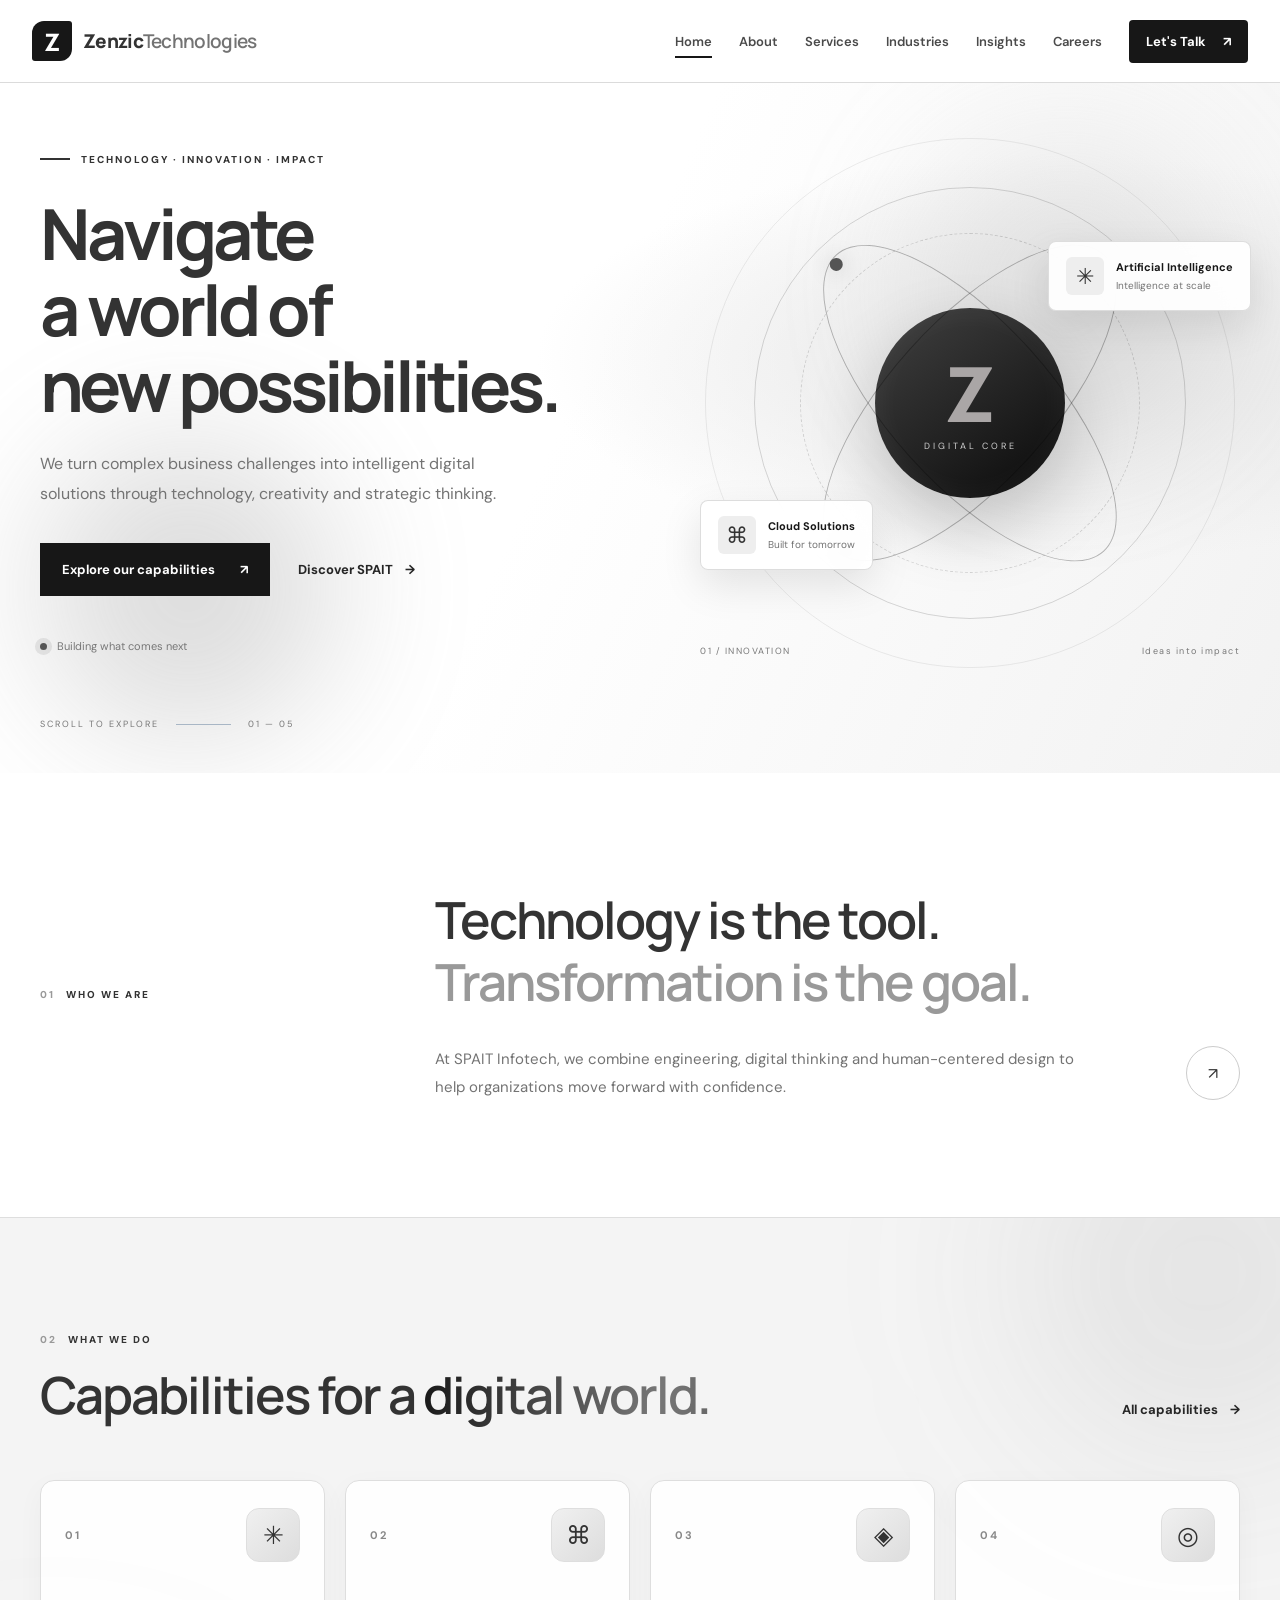
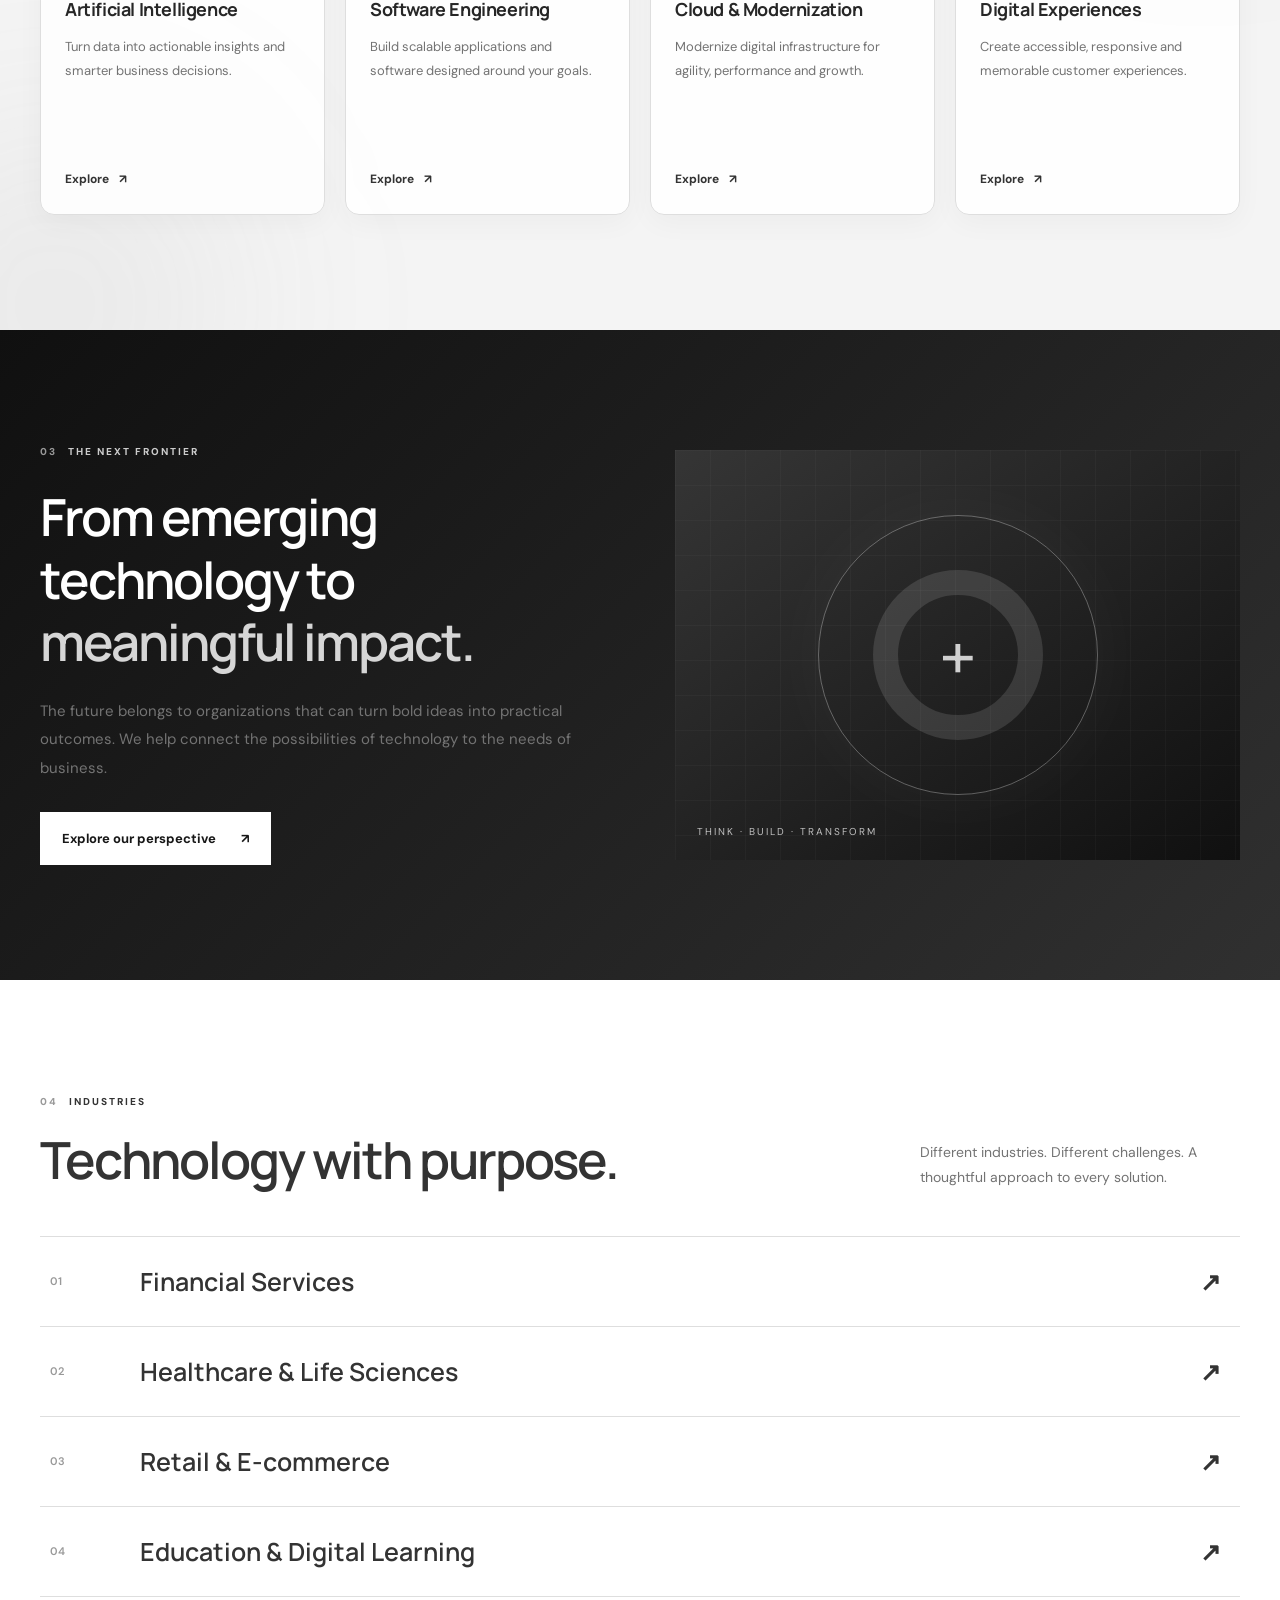
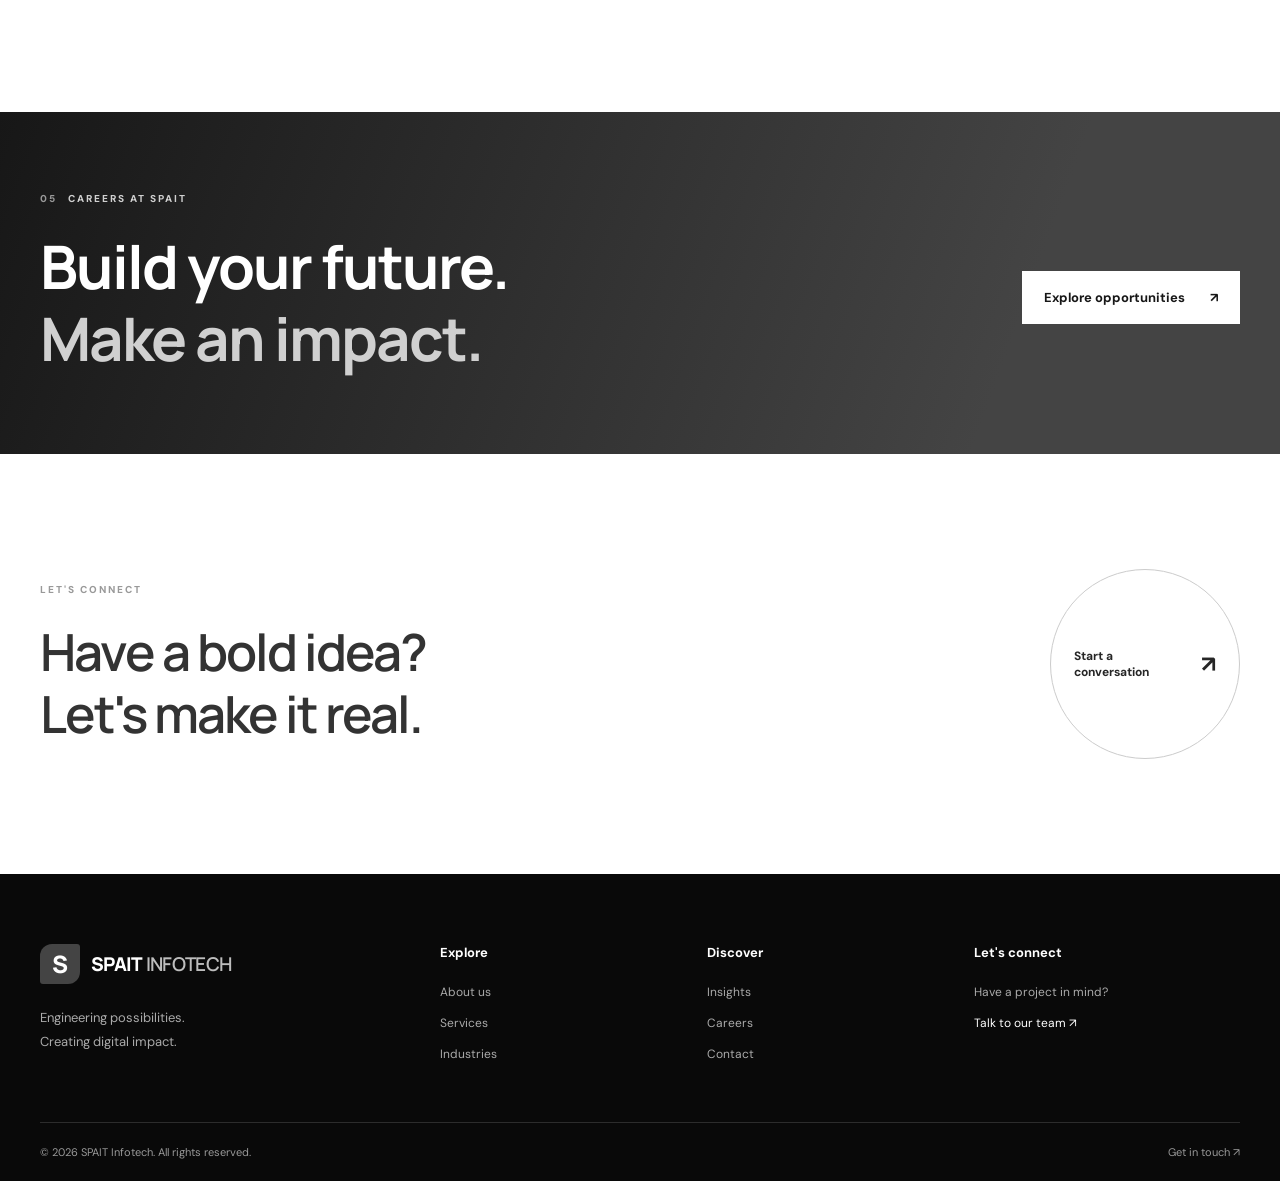
<file: templates/index.html>
<!DOCTYPE html>
<html lang="en">
<head>
    <meta charset="UTF-8">
    <meta name="viewport" content="width=device-width, initial-scale=1.0">

    <title>Careers | SPAIT Infotech</title>
    <meta name="description"
          content="Explore career opportunities at SPAIT Infotech and grow your career in technology, software development and digital innovation.">

    <!-- Shared Home page styles -->
    <link rel="stylesheet" href="../static/css/style.css">

    <!-- Typography -->
    <link rel="preconnect" href="https://fonts.googleapis.com">
    <link rel="preconnect" href="https://fonts.gstatic.com" crossorigin>
    <link href="https://fonts.googleapis.com/css2?family=DM+Sans:wght@400;500;600;700&family=Manrope:wght@400;500;600;700;800&display=swap"
          rel="stylesheet">
   
</head>
<body>


    <header class="site-header" id="siteHeader">
        <div class="nav-container">
            <a href="index.html" class="brand">
                <span class="brand-symbol">Z</span>
                <span>Zenzic<span class="brand-light">Technologies</span></span>
            </a>

            <button class="menu-toggle" id="menuToggle"
                    aria-label="Toggle navigation"
                    aria-expanded="false">
                <span></span><span></span><span></span>
            </button>

            <nav class="main-nav" id="mainNav">
                <a href="index.html" class="active">Home</a>
                <a href="about.html">About</a>
                <a href="services.html">Services</a>
                <a href="industries.html">Industries</a>
                <a href="insights.html">Insights</a>
                <a href="careers.html">Careers</a>
                <a href="contact.html" class="nav-cta">Let's Talk <span>↗</span></a>
            </nav>
        </div>
    </header>

<main>
    <!-- HERO -->
    <section class="hero">
        <div class="hero-grid-pattern"></div>
        <div class="hero-orb orb-one"></div>
        <div class="hero-orb orb-two"></div>

        <div class="container hero-layout">
            <div class="hero-copy">
                <div class="eyebrow reveal">
                    <span class="eyebrow-line"></span>
                    TECHNOLOGY · INNOVATION · IMPACT
                </div>

                <h1 class="hero-title">
                    <span class="title-line reveal">Navigate</span>
                    <span class="title-line reveal delay-1"> a world of</span>
                    <span class="title-line accent-text reveal delay-2">
                        new possibilities.
                    </span>
                </h1>

                <p class="hero-description reveal delay-3">
                    We turn complex business challenges into intelligent
                    digital solutions through technology, creativity
                    and strategic thinking.
                </p>

                <div class="hero-actions reveal delay-4">
                    <a href="services.html" class="button button-primary">
                        Explore our capabilities <span>↗</span>
                    </a>
                    <a href="about.html" class="text-link">
                        Discover SPAIT <span>→</span>
                    </a>
                </div>

                <div class="hero-note reveal delay-4">
                    <span class="note-dot" ></span>
                    Building what comes next
                </div>
            </div>

            <!-- Animated digital visual -->
            <div class="hero-art" aria-label="Abstract digital innovation illustration">
                <div class="art-ring ring-one"></div>
                <div class="art-ring ring-two"></div>
                <div class="art-ring ring-three"></div>

                <div class="orbit orbit-a">
                    <span class="orbit-node node-a"></span>
                </div>
                <div class="orbit orbit-b">
                    <span class="orbit-node node-b"></span>
                </div>

                <div class="core">
                    <div class="core-inner">
                        <span class="core-symbol" style="color:rgb(170, 166, 166);font-style: montserrat;">Z</span>
                        <span class="core-label">DIGITAL CORE</span>
                    </div>
                </div>

                <div class="floating-card card-ai">
                    <span class="card-icon">✳</span>
                    <div>
                        <strong>Artificial Intelligence</strong>
                        <small>Intelligence at scale</small>
                    </div>
                </div>

                <div class="floating-card card-cloud">
                    <span class="card-icon">⌘</span>
                    <div>
                        <strong>Cloud Solutions</strong>
                        <small>Built for tomorrow</small>
                    </div>
                </div>

                <div class="art-caption">
                    <span>01 / INNOVATION</span>
                    <span>Ideas into impact</span>
                </div>
            </div>
        </div>

        <div class="hero-bottom container">
            <span>SCROLL TO EXPLORE</span>
            <span class="scroll-line"></span>
            <span>01 — 05</span>
        </div>
    </section>

    <!-- INTRODUCTION -->
    <section class="intro-section section-space">
        <div class="container intro-grid">
            <div class="section-label reveal">
                <span>01</span> WHO WE ARE
            </div>

            <div class="intro-content reveal">
                <h2>
                    Technology is the tool.
                    <span class="muted-heading">Transformation is the goal.</span>
                </h2>

                <div class="intro-bottom">
                    <p>
                        At SPAIT Infotech, we combine engineering,
                        digital thinking and human-centered design
                        to help organizations move forward with confidence.
                    </p>
                    <a href="about.html" class="circle-link" aria-label="Learn about SPAIT">↗</a>
                </div>
            </div>
        </div>
    </section>

    <!-- SERVICES -->
    <section class="services-section section-space">
        <div class="container">
            <div class="section-heading reveal">
                <div>
                    <div class="section-label"><span>02</span> WHAT WE DO</div>
                    <h2>Capabilities for a <span class="accent-text">digital world.</span></h2>
                </div>
                <a href="services.html" class="text-link">
                    All capabilities <span>→</span>
                </a>
            </div>

            <div class="service-grid">
                <article class="service-card reveal">
                    <div class="service-top">
                        <span class="service-number">01</span>
                        <span class="service-icon">✳</span>
                    </div>
                    <h3>Artificial Intelligence</h3>
                    <p>Turn data into actionable insights and smarter business decisions.</p>
                    <a href="services.html" aria-label="Explore artificial intelligence services">Explore <span>↗</span></a>
                </article>

                <article class="service-card reveal delay-1">
                    <div class="service-top">
                        <span class="service-number">02</span>
                        <span class="service-icon">⌘</span>
                    </div>
                    <h3>Software Engineering</h3>
                    <p>Build scalable applications and software designed around your goals.</p>
                    <a href="services.html" aria-label="Explore software engineering services">Explore <span>↗</span></a>
                </article>

                <article class="service-card reveal delay-2">
                    <div class="service-top">
                        <span class="service-number">03</span>
                        <span class="service-icon">◈</span>
                    </div>
                    <h3>Cloud & Modernization</h3>
                    <p>Modernize digital infrastructure for agility, performance and growth.</p>
                    <a href="services.html" aria-label="Explore cloud services">Explore <span>↗</span></a>
                </article>

                <article class="service-card reveal delay-3">
                    <div class="service-top">
                        <span class="service-number">04</span>
                        <span class="service-icon">◎</span>
                    </div>
                    <h3>Digital Experiences</h3>
                    <p>Create accessible, responsive and memorable customer experiences.</p>
                    <a href="services.html" aria-label="Explore digital experience services">Explore <span>↗</span></a>
                </article>
            </div>
        </div>
    </section>

    <!-- FEATURED STORY -->
    <section class="story-section section-space">
        <div class="container story-layout">
            <div class="story-copy reveal">
                <div class="section-label"><span>03</span> THE NEXT FRONTIER</div>
                <h2>From emerging technology to <span class="accent-text">meaningful impact.</span></h2>
                <p>
                    The future belongs to organizations that can turn
                    bold ideas into practical outcomes. We help connect
                    the possibilities of technology to the needs of business.
                </p>
                <a href="insights.html" class="button button-light">
                    Explore our perspective <span>↗</span>
                </a>
            </div>

            <div class="story-visual reveal">
                <div class="story-grid"></div>
                <div class="story-circle circle-large"></div>
                <div class="story-circle circle-small"></div>
                <div class="story-cross">+</div>
                <div class="story-tag">THINK · BUILD · TRANSFORM</div>
            </div>
        </div>
    </section>

    <!-- INDUSTRIES -->
    <section class="industries-section section-space">
        <div class="container">
            <div class="section-heading reveal">
                <div>
                    <div class="section-label"><span>04</span> INDUSTRIES</div>
                    <h2>Technology with <span class="accent-text">purpose.</span></h2>
                </div>
                <p class="heading-description">
                    Different industries. Different challenges.
                    A thoughtful approach to every solution.
                </p>
            </div>

            <div class="industry-list">
                <a href="industries.html" class="industry-item reveal">
                    <span class="industry-index">01</span>
                    <span>Financial Services</span><span class="industry-arrow">↗</span>
                </a>
                <a href="industries.html" class="industry-item reveal">
                    <span class="industry-index">02</span>
                    <span>Healthcare & Life Sciences</span><span class="industry-arrow">↗</span>
                </a>
                <a href="industries.html" class="industry-item reveal">
                    <span class="industry-index">03</span>
                    <span>Retail & E-commerce</span><span class="industry-arrow">↗</span>
                </a>
                <a href="industries.html" class="industry-item reveal">
                    <span class="industry-index">04</span>
                    <span>Education & Digital Learning</span><span class="industry-arrow">↗</span>
                </a>
            </div>
        </div>
    </section>

    <!-- CAREERS CTA -->
    <section class="careers-banner">
        <div class="container careers-layout reveal">
            <div>
                <div class="section-label"><span>05</span> CAREERS AT SPAIT</div>
                <h2>Build your future.<br><span>Make an impact.</span></h2>
            </div>
            <a href="careers.html" class="button button-light">
                Explore opportunities <span>↗</span>
            </a>
        </div>
    </section>

    <!-- CONTACT CTA -->
    <section class="contact-section section-space">
        <div class="container contact-layout reveal">
            <div>
                <div class="section-label"><span>LET'S CONNECT</span></div>
                <h2>Have a bold idea?<br>Let's make it <span class="accent-text">real.</span></h2>
            </div>
            <a href="contact.html" class="contact-circle">
                <span>Start a conversation</span>
                <strong>↗</strong>
            </a>
        </div>
    </section>
</main>

<footer class="site-footer">
    <div class="container footer-main">
        <div class="footer-brand">
            <a href="index.html" class="brand">
                <span class="brand-symbol">S</span>
                <span>SPAIT<span class="brand-light"> INFOTECH</span></span>
            </a>
            <p>Engineering possibilities.<br>Creating digital impact.</p>
        </div>

        <div class="footer-column">
            <h4>Explore</h4>
            <a href="about.html">About us</a>
            <a href="services.html">Services</a>
            <a href="industries.html">Industries</a>
        </div>

        <div class="footer-column">
            <h4>Discover</h4>
            <a href="insights.html">Insights</a>
            <a href="careers.html">Careers</a>
            <a href="contact.html">Contact</a>
        </div>

        <div class="footer-column">
            <h4>Let's connect</h4>
            <p>Have a project in mind?</p>
            <a href="contact.html" class="footer-link">Talk to our team ↗</a>
        </div>
    </div>

    <div class="container footer-bottom">
        <span>© <span id="currentYear"></span> SPAIT Infotech. All rights reserved.</span>
        <a href="contact.html">Get in touch ↗</a>
    </div>
</footer>


 <script src="../static/js/script.js"></script>

</body>
</html>
</file>
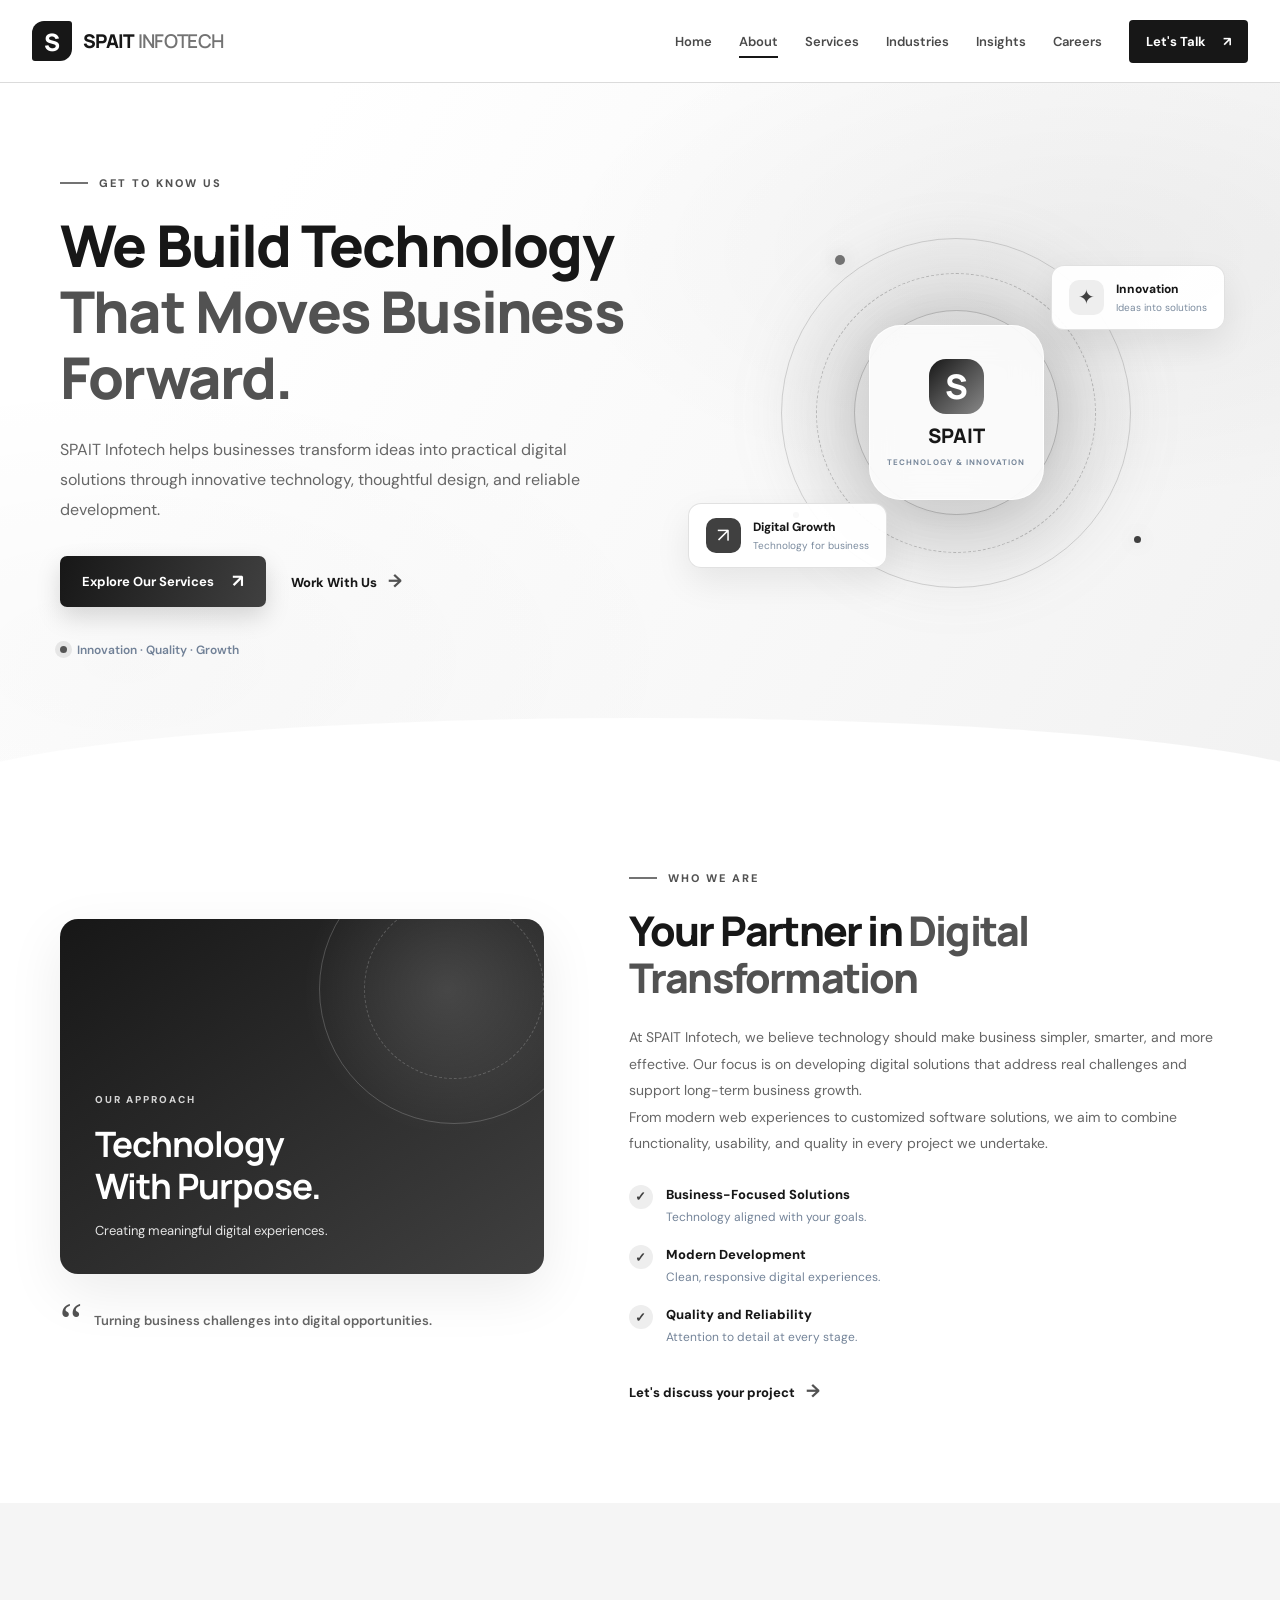
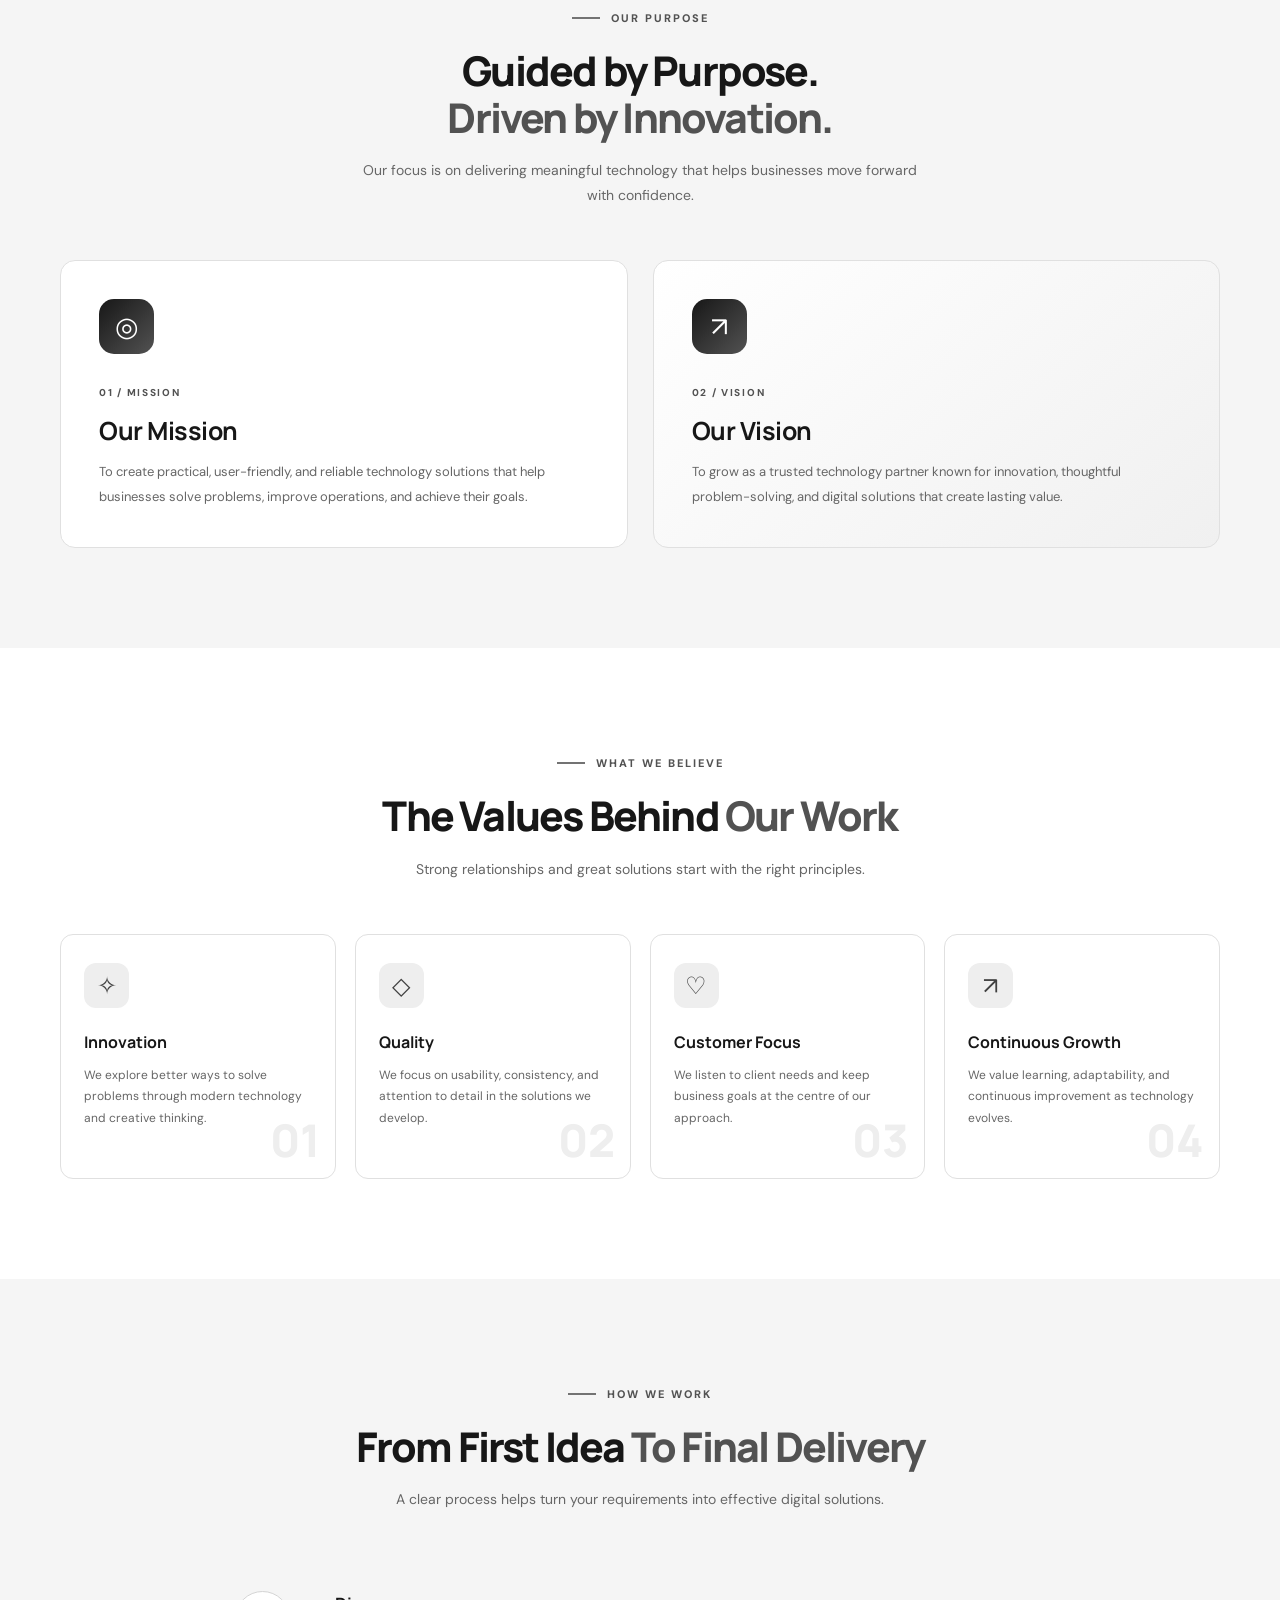
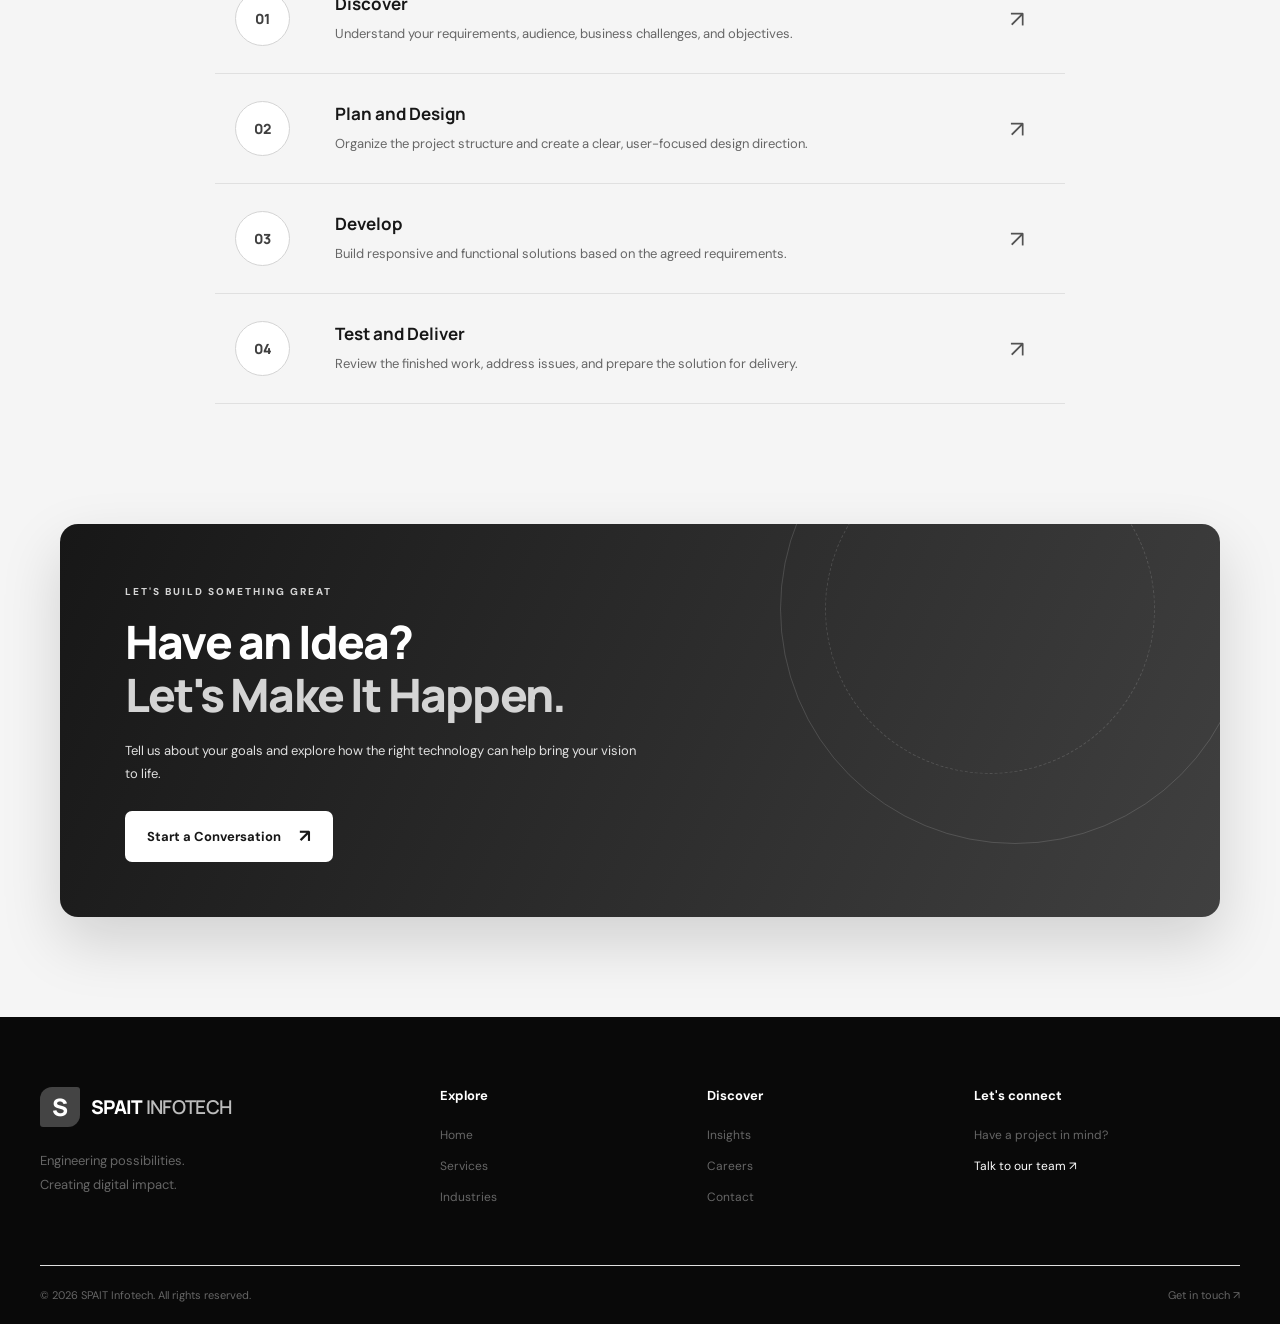
<file: templates/about.html>
<!DOCTYPE html>
<html lang="en">
<head>
    <meta charset="UTF-8">
    <meta name="viewport" content="width=device-width, initial-scale=1.0">

    <title>Careers | SPAIT Infotech</title>
    <meta name="description"
          content="Explore career opportunities at SPAIT Infotech and grow your career in technology, software development and digital innovation.">

    <!-- Shared Home page styles -->
    <link rel="stylesheet" href="../static/css/style.css">

    <!-- Careers page styles -->
    <link rel="stylesheet" href="../static/css/about.css">

    <!-- Typography -->
    <link rel="preconnect" href="https://fonts.googleapis.com">
    <link rel="preconnect" href="https://fonts.gstatic.com" crossorigin>
    <link href="https://fonts.googleapis.com/css2?family=DM+Sans:wght@400;500;600;700&family=Manrope:wght@400;500;600;700;800&display=swap"
          rel="stylesheet">
</head>
<body>

    <!-- Navigation -->
   <header class="site-header" id="siteHeader">
        <div class="nav-container">
            <a href="index.html" class="brand">
                <span class="brand-symbol">S</span>
                <span>SPAIT<span class="brand-light"> INFOTECH</span></span>
            </a>

            <button class="menu-toggle" id="menuToggle"
                    aria-label="Toggle navigation"
                    aria-expanded="false">
                <span></span><span></span><span></span>
            </button>

            <nav class="main-nav" id="mainNav">
                <a href="index.html">Home</a>
                <a href="about.html" class="active">About</a>
                <a href="services.html">Services</a>
                <a href="industries.html">Industries</a>
                <a href="insights.html">Insights</a>
                <a href="careers.html">Careers</a>
                <a href="contact.html" class="nav-cta">Let's Talk <span>↗</span></a>
            </nav>
        </div>
    </header>

    <main>
        <!-- Hero Section -->
        <section class="about-hero">
            <div class="about-grid-pattern"></div>

            <div class="about-container about-hero-layout">
                <div class="about-hero-content reveal">
                    <span class="about-eyebrow">
                        <span class="eyebrow-line"></span>
                        GET TO KNOW US
                    </span>

                    <h1>
                        We Build Technology
                        <span>That Moves Business Forward.</span>
                    </h1>

                    <p>
                        SPAIT Infotech helps businesses transform ideas into
                        practical digital solutions through innovative technology,
                        thoughtful design, and reliable development.
                    </p>

                    <div class="about-hero-actions">
                        <a href="services.html" class="about-btn about-btn-primary">
                            Explore Our Services <span>↗</span>
                        </a>
                        <a href="contact.html" class="about-text-link">
                            Work With Us <span>→</span>
                        </a>
                    </div>

                    <div class="about-trust-note">
                        <span class="note-dot"></span>
                        Innovation · Quality · Growth
                    </div>
                </div>

                <div class="about-hero-visual reveal">
                    <div class="about-visual-glow"></div>

                    <div class="about-circle circle-one"></div>
                    <div class="about-circle circle-two"></div>
                    <div class="about-circle circle-three"></div>

                    <div class="about-center-card">
                        <div class="about-center-icon">S</div>
                        <span>SPAIT</span>
                        <small>TECHNOLOGY & INNOVATION</small>
                    </div>

                    <div class="about-float-card float-card-one">
                        <span class="float-icon">✦</span>
                        <div>
                            <strong>Innovation</strong>
                            <small>Ideas into solutions</small>
                        </div>
                    </div>

                    <div class="about-float-card float-card-two">
                        <span class="float-icon blue-icon">↗</span>
                        <div>
                            <strong>Digital Growth</strong>
                            <small>Technology for business</small>
                        </div>
                    </div>

                    <div class="about-orbit-dot orbit-dot-one"></div>
                    <div class="about-orbit-dot orbit-dot-two"></div>
                    <div class="about-orbit-dot orbit-dot-three"></div>
                </div>
            </div>

            <div class="about-bottom-wave"></div>
        </section>

        <!-- Who We Are -->
        <section class="about-intro section-space">
            <div class="about-container about-intro-grid">

                <div class="about-intro-visual reveal">
                    <div class="intro-image-placeholder">
                        <div class="intro-image-content">
                            <span class="intro-small-label">OUR APPROACH</span>
                            <h2>Technology<br>With Purpose.</h2>
                            <p>Creating meaningful digital experiences.</p>
                        </div>
                        <div class="intro-decoration intro-decoration-one"></div>
                        <div class="intro-decoration intro-decoration-two"></div>
                    </div>

                    <div class="intro-caption">
                        <span class="caption-mark">“</span>
                        <p>Turning business challenges into digital opportunities.</p>
                    </div>
                </div>

                <div class="about-intro-content reveal">
                    <span class="about-eyebrow">
                        <span class="eyebrow-line"></span>
                        WHO WE ARE
                    </span>

                    <h2 class="about-section-title">
                        Your Partner in
                        <span>Digital Transformation</span>
                    </h2>

                    <p>
                        At SPAIT Infotech, we believe technology should make
                        business simpler, smarter, and more effective. Our focus
                        is on developing digital solutions that address real
                        challenges and support long-term business growth.
                    </p>

                    <p>
                        From modern web experiences to customized software
                        solutions, we aim to combine functionality, usability,
                        and quality in every project we undertake.
                    </p>

                    <div class="about-feature-list">
                        <div class="about-feature">
                            <span class="feature-check">✓</span>
                            <div>
                                <h3>Business-Focused Solutions</h3>
                                <p>Technology aligned with your goals.</p>
                            </div>
                        </div>

                        <div class="about-feature">
                            <span class="feature-check">✓</span>
                            <div>
                                <h3>Modern Development</h3>
                                <p>Clean, responsive digital experiences.</p>
                            </div>
                        </div>

                        <div class="about-feature">
                            <span class="feature-check">✓</span>
                            <div>
                                <h3>Quality and Reliability</h3>
                                <p>Attention to detail at every stage.</p>
                            </div>
                        </div>
                    </div>

                    <a href="contact.html" class="about-inline-link">
                        Let's discuss your project <span>→</span>
                    </a>
                </div>
            </div>
        </section>

        <!-- Mission and Vision -->
        <section class="about-purpose section-space">
            <div class="about-container">
                <div class="about-section-heading reveal">
                    <span class="about-eyebrow">
                        <span class="eyebrow-line"></span>
                        OUR PURPOSE
                    </span>

                    <h2 class="about-section-title">
                        Guided by Purpose.<br>
                        <span>Driven by Innovation.</span>
                    </h2>

                    <p>
                        Our focus is on delivering meaningful technology that
                        helps businesses move forward with confidence.
                    </p>
                </div>

                <div class="purpose-grid">
                    <article class="purpose-card reveal">
                        <div class="purpose-icon">◎</div>
                        <span class="purpose-number">01 / MISSION</span>
                        <h3>Our Mission</h3>
                        <p>
                            To create practical, user-friendly, and reliable
                            technology solutions that help businesses solve
                            problems, improve operations, and achieve their goals.
                        </p>
                        <div class="purpose-card-line"></div>
                    </article>

                    <article class="purpose-card purpose-card-highlight reveal">
                        <div class="purpose-icon">↗</div>
                        <span class="purpose-number">02 / VISION</span>
                        <h3>Our Vision</h3>
                        <p>
                            To grow as a trusted technology partner known for
                            innovation, thoughtful problem-solving, and digital
                            solutions that create lasting value.
                        </p>
                        <div class="purpose-card-line"></div>
                    </article>
                </div>
            </div>
        </section>

        <!-- Core Values -->
        <section class="about-values section-space">
            <div class="about-container">
                <div class="about-section-heading reveal">
                    <span class="about-eyebrow">
                        <span class="eyebrow-line"></span>
                        WHAT WE BELIEVE
                    </span>

                    <h2 class="about-section-title">
                        The Values Behind
                        <span>Our Work</span>
                    </h2>

                    <p>
                        Strong relationships and great solutions start with
                        the right principles.
                    </p>
                </div>

                <div class="values-grid">
                    <article class="value-card reveal">
                        <div class="value-icon">✧</div>
                        <h3>Innovation</h3>
                        <p>
                            We explore better ways to solve problems through
                            modern technology and creative thinking.
                        </p>
                        <span class="value-index">01</span>
                    </article>

                    <article class="value-card reveal">
                        <div class="value-icon">◇</div>
                        <h3>Quality</h3>
                        <p>
                            We focus on usability, consistency, and attention
                            to detail in the solutions we develop.
                        </p>
                        <span class="value-index">02</span>
                    </article>

                    <article class="value-card reveal">
                        <div class="value-icon">♡</div>
                        <h3>Customer Focus</h3>
                        <p>
                            We listen to client needs and keep business goals
                            at the centre of our approach.
                        </p>
                        <span class="value-index">03</span>
                    </article>

                    <article class="value-card reveal">
                        <div class="value-icon">↗</div>
                        <h3>Continuous Growth</h3>
                        <p>
                            We value learning, adaptability, and continuous
                            improvement as technology evolves.
                        </p>
                        <span class="value-index">04</span>
                    </article>
                </div>
            </div>
        </section>

        <!-- Our Process -->
        <section class="about-process section-space">
            <div class="about-container">
                <div class="about-section-heading reveal">
                    <span class="about-eyebrow">
                        <span class="eyebrow-line"></span>
                        HOW WE WORK
                    </span>

                    <h2 class="about-section-title">
                        From First Idea
                        <span>To Final Delivery</span>
                    </h2>

                    <p>
                        A clear process helps turn your requirements into
                        effective digital solutions.
                    </p>
                </div>

                <div class="process-list">
                    <div class="process-item reveal">
                        <div class="process-number">01</div>
                        <div class="process-content">
                            <h3>Discover</h3>
                            <p>
                                Understand your requirements, audience,
                                business challenges, and objectives.
                            </p>
                        </div>
                        <span class="process-arrow">↗</span>
                    </div>

                    <div class="process-item reveal">
                        <div class="process-number">02</div>
                        <div class="process-content">
                            <h3>Plan and Design</h3>
                            <p>
                                Organize the project structure and create
                                a clear, user-focused design direction.
                            </p>
                        </div>
                        <span class="process-arrow">↗</span>
                    </div>

                    <div class="process-item reveal">
                        <div class="process-number">03</div>
                        <div class="process-content">
                            <h3>Develop</h3>
                            <p>
                                Build responsive and functional solutions
                                based on the agreed requirements.
                            </p>
                        </div>
                        <span class="process-arrow">↗</span>
                    </div>

                    <div class="process-item reveal">
                        <div class="process-number">04</div>
                        <div class="process-content">
                            <h3>Test and Deliver</h3>
                            <p>
                                Review the finished work, address issues,
                                and prepare the solution for delivery.
                            </p>
                        </div>
                        <span class="process-arrow">↗</span>
                    </div>
                </div>
            </div>
        </section>

        <!-- CTA -->
        <section class="about-cta-section">
            <div class="about-container">
                <div class="about-cta reveal">
                    <div class="cta-decoration cta-decoration-one"></div>
                    <div class="cta-decoration cta-decoration-two"></div>

                    <div class="cta-content">
                        <span class="cta-eyebrow">LET'S BUILD SOMETHING GREAT</span>
                        <h2>Have an Idea?<br><span>Let's Make It Happen.</span></h2>
                        <p>
                            Tell us about your goals and explore how the right
                            technology can help bring your vision to life.
                        </p>
                        <a href="contact.html" class="about-btn about-btn-white">
                            Start a Conversation <span>↗</span>
                        </a>
                    </div>
                </div>
            </div>
        </section>
    </main>

    <!-- Footer -->
   <footer class="site-footer">
    <div class="container footer-main">
        <div class="footer-brand">
            <a href="index.html" class="brand">
                <span class="brand-symbol">S</span>
                <span>SPAIT<span class="brand-light"> INFOTECH</span></span>
            </a>
            <p>Engineering possibilities.<br>Creating digital impact.</p>
        </div>

        <div class="footer-column">
            <h4>Explore</h4>
            <a href="index.html">Home</a>
            <a href="services.html">Services</a>
            <a href="industries.html">Industries</a>
        </div>

        <div class="footer-column">
            <h4>Discover</h4>
            <a href="insights.html">Insights</a>
            <a href="careers.html">Careers</a>
            <a href="contact.html">Contact</a>
        </div>

        <div class="footer-column">
            <h4>Let's connect</h4>
            <p>Have a project in mind?</p>
            <a href="contact.html" class="footer-link">Talk to our team ↗</a>
        </div>
    </div>

    <div class="container footer-bottom">
        <span>© <span id="currentYear"></span> SPAIT Infotech. All rights reserved.</span>
        <a href="contact.html">Get in touch ↗</a>
    </div>
</footer>
   
    <script src="../static/js/about.js"></script>
   
</body>


</html>
</file>
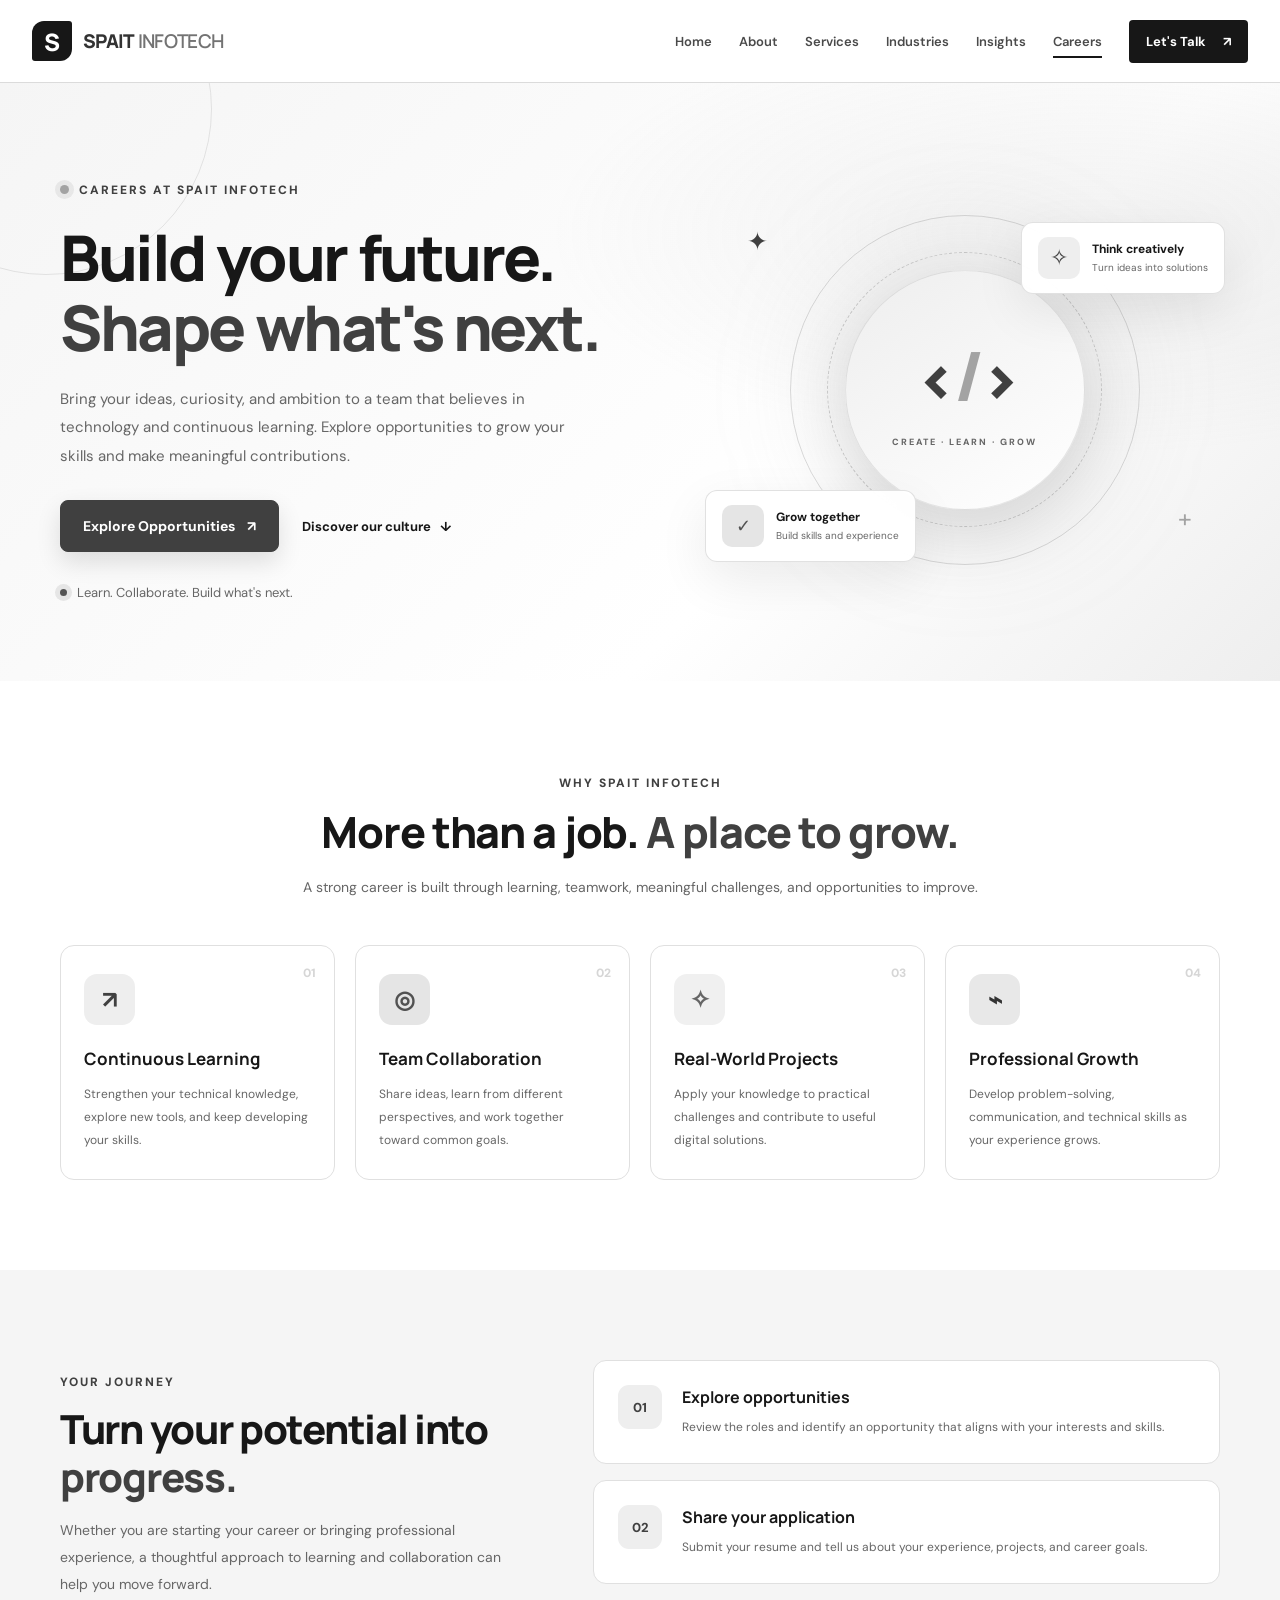
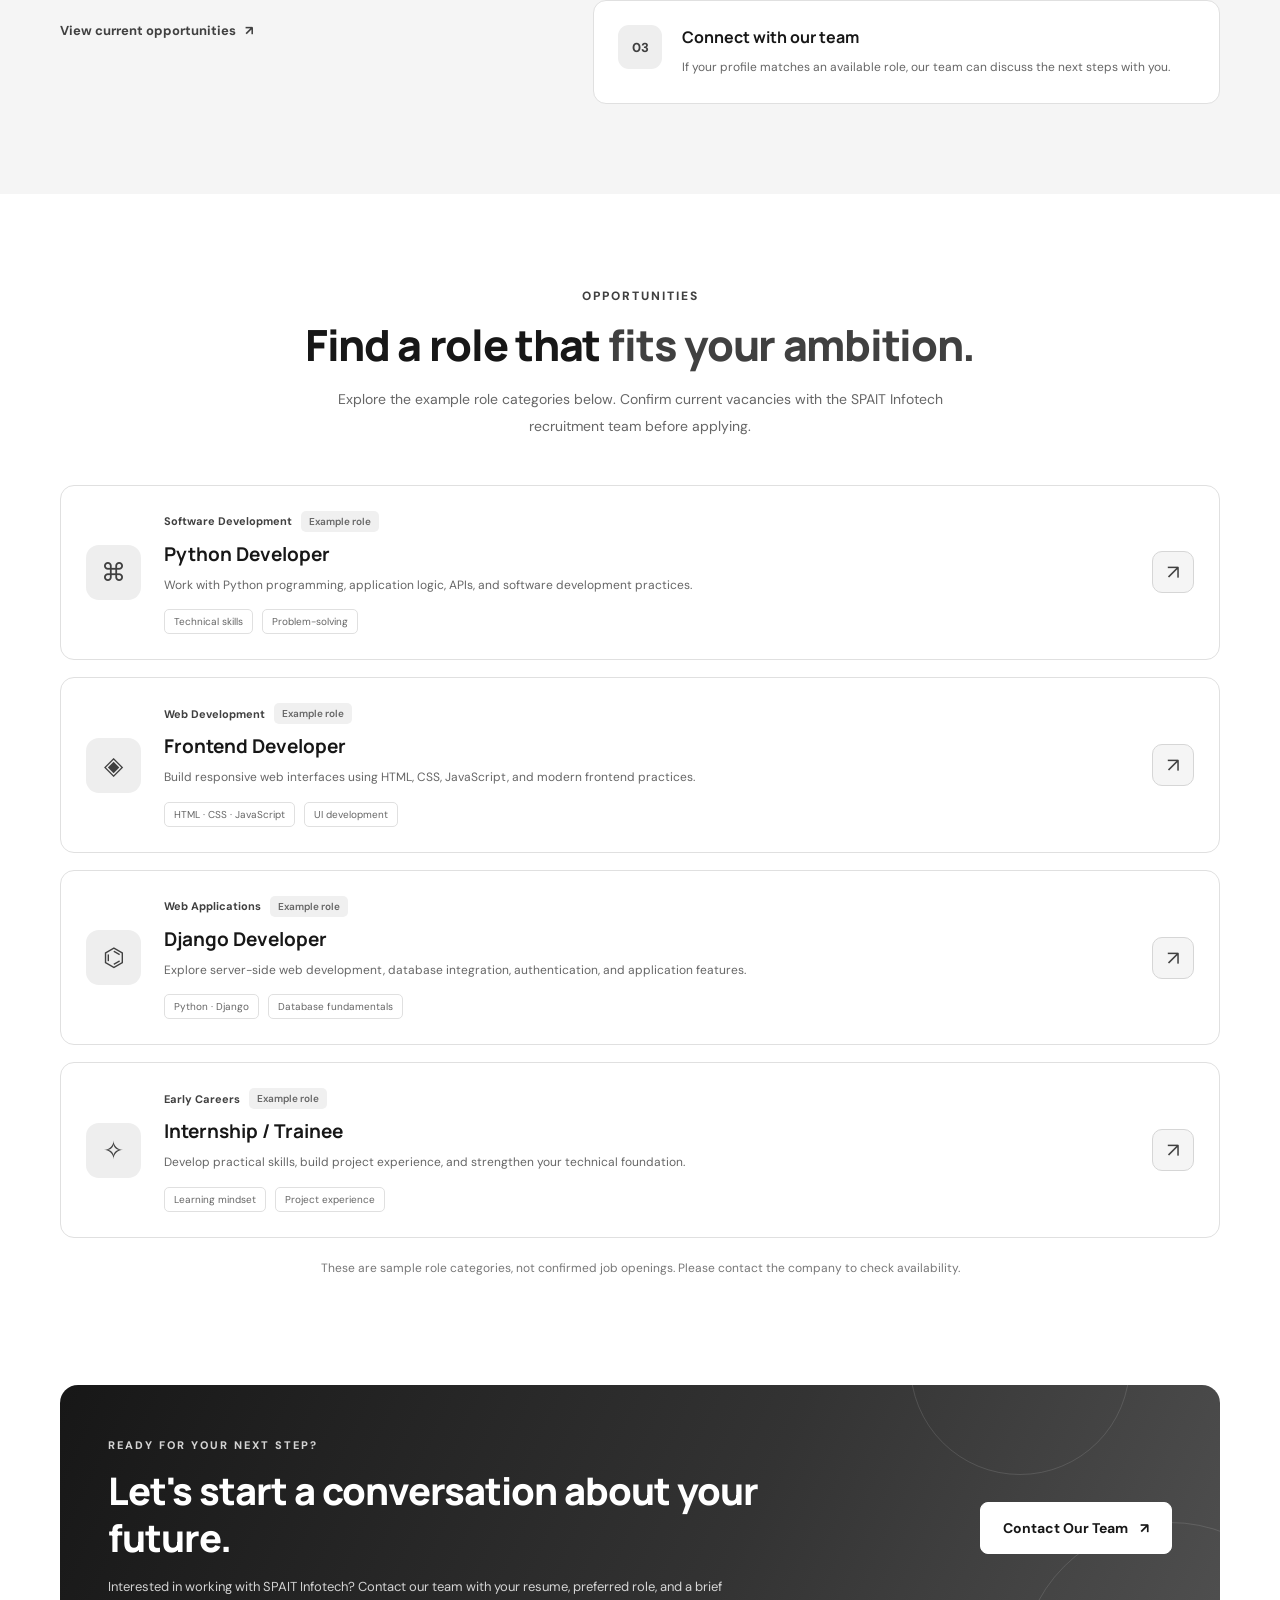
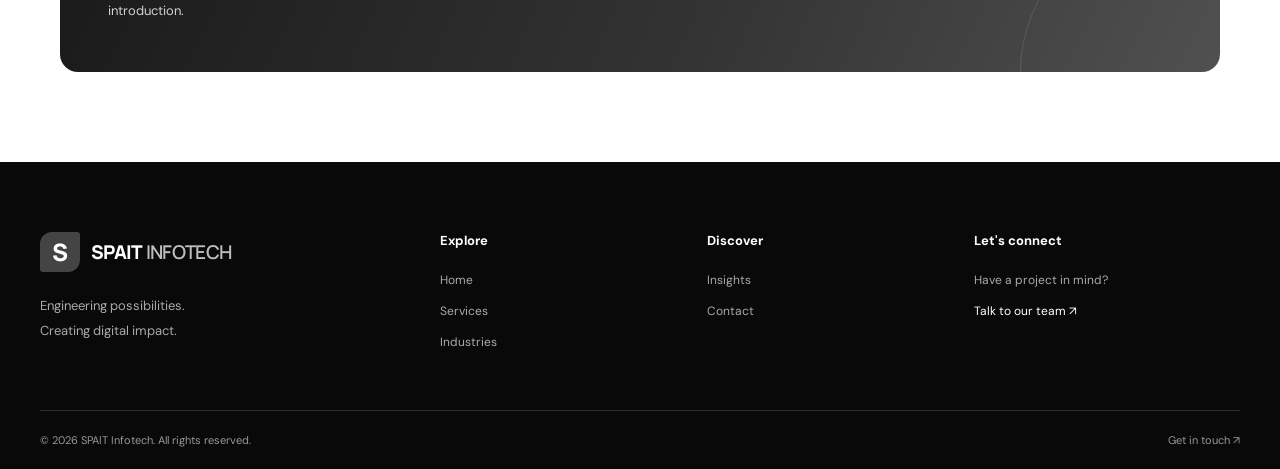
<file: templates/careers.html>
<!DOCTYPE html>
<html lang="en">
<head>
    <meta charset="UTF-8">
    <meta name="viewport" content="width=device-width, initial-scale=1.0">

    <title>Careers | SPAIT Infotech</title>
    <meta name="description"
          content="Explore career opportunities at SPAIT Infotech and grow your career in technology, software development and digital innovation.">

    <!-- Shared Home page styles -->
    <link rel="stylesheet" href="../static/css/style.css">

    <!-- Careers page styles -->
    <link rel="stylesheet" href="../static/css/careers.css">

    <!-- Typography -->
    <link rel="preconnect" href="https://fonts.googleapis.com">
    <link rel="preconnect" href="https://fonts.gstatic.com" crossorigin>
    <link href="https://fonts.googleapis.com/css2?family=DM+Sans:wght@400;500;600;700&family=Manrope:wght@400;500;600;700;800&display=swap"
          rel="stylesheet">
</head>

<body>

    <!--
      HOME NAVBAR:
      Copy the complete original <header>...</header> from index.html here.
      Do not create a new navbar if you want the exact same Home page navbar.
    -->
    <header class="site-header" id="siteHeader">
    <div class="nav-container">
        <a href="index.html" class="brand">
            <span class="brand-symbol">S</span>
            <span>SPAIT<span class="brand-light"> INFOTECH</span></span>
        </a>

        <button class="menu-toggle" id="menuToggle"
                aria-label="Toggle navigation"
                aria-expanded="false">
            <span></span><span></span><span></span>
        </button>

        <nav class="main-nav" id="mainNav">
            <a href="index.html" >Home</a>
            <a href="about.html">About</a>
            <a href="services.html">Services</a>
            <a href="industries.html">Industries</a>
            <a href="insights.html">Insights</a>
            <a href="careers.html" class="active">Careers</a>
            <a href="contact.html" class="nav-cta">Let's Talk <span>↗</span></a>
        </nav>
    </div>
</header>

    <main class="careers-page">

        <!-- Hero -->
        <section class="careers-hero">
            <div class="careers-container careers-hero-grid">

                <div class="careers-hero-content reveal">
                    <span class="careers-eyebrow">
                        <span class="careers-eyebrow-dot"></span>
                        CAREERS AT SPAIT INFOTECH
                    </span>

                    <h1>
                        Build your future.
                        <span>Shape what's next.</span>
                    </h1>

                    <p>
                        Bring your ideas, curiosity, and ambition to a team that
                        believes in technology and continuous learning. Explore
                        opportunities to grow your skills and make meaningful
                        contributions.
                    </p>

                    <div class="careers-hero-actions">
                        <a href="#open-positions" class="button button-primary">
                            Explore Opportunities
                            <span aria-hidden="true">↗</span>
                        </a>

                        <a href="#our-culture" class="careers-text-link">
                            Discover our culture
                            <span aria-hidden="true">↓</span>
                        </a>
                    </div>

                    <div class="careers-hero-note">
                        <span class="note-dot"></span>
                        <span>Learn. Collaborate. Build what's next.</span>
                    </div>
                </div>

                <div class="careers-hero-art reveal" aria-hidden="true">
                    <div class="career-art-glow"></div>
                    <div class="career-art-orbit career-art-orbit-one"></div>
                    <div class="career-art-orbit career-art-orbit-two"></div>

                    <div class="career-art-main">
                        <div class="career-art-circle">
                            <div class="career-art-symbol">
                                <span class="symbol-bracket">&lt;</span>
                                <span class="symbol-slash">/</span>
                                <span class="symbol-bracket">&gt;</span>
                            </div>
                            <div class="career-art-caption">CREATE · LEARN · GROW</div>
                        </div>
                    </div>

                    <div class="career-float-card career-float-top">
                        <span class="career-float-icon">✧</span>
                        <div>
                            <strong>Think creatively</strong>
                            <small>Turn ideas into solutions</small>
                        </div>
                    </div>

                    <div class="career-float-card career-float-bottom">
                        <span class="career-float-check">✓</span>
                        <div>
                            <strong>Grow together</strong>
                            <small>Build skills and experience</small>
                        </div>
                    </div>

                    <span class="career-art-star career-star-one">✦</span>
                    <span class="career-art-star career-star-two">+</span>
                </div>

            </div>
        </section>


        <!-- Why join us -->
        <section class="careers-benefits section-space" id="our-culture">
            <div class="careers-container">

                <div class="careers-section-heading reveal">
                    <span class="section-label">WHY SPAIT INFOTECH</span>
                    <h2>More than a job. <span>A place to grow.</span></h2>
                    <p>
                        A strong career is built through learning, teamwork,
                        meaningful challenges, and opportunities to improve.
                    </p>
                </div>

                <div class="careers-benefit-grid">

                    <article class="career-benefit-card reveal">
                        <div class="career-benefit-icon icon-learning">↗</div>
                        <h3>Continuous Learning</h3>
                        <p>
                            Strengthen your technical knowledge, explore new
                            tools, and keep developing your skills.
                        </p>
                        <span class="career-card-number">01</span>
                    </article>

                    <article class="career-benefit-card reveal">
                        <div class="career-benefit-icon icon-team">◎</div>
                        <h3>Team Collaboration</h3>
                        <p>
                            Share ideas, learn from different perspectives,
                            and work together toward common goals.
                        </p>
                        <span class="career-card-number">02</span>
                    </article>

                    <article class="career-benefit-card reveal">
                        <div class="career-benefit-icon icon-innovation">✧</div>
                        <h3>Real-World Projects</h3>
                        <p>
                            Apply your knowledge to practical challenges and
                            contribute to useful digital solutions.
                        </p>
                        <span class="career-card-number">03</span>
                    </article>

                    <article class="career-benefit-card reveal">
                        <div class="career-benefit-icon icon-growth">⌁</div>
                        <h3>Professional Growth</h3>
                        <p>
                            Develop problem-solving, communication, and
                            technical skills as your experience grows.
                        </p>
                        <span class="career-card-number">04</span>
                    </article>

                </div>
            </div>
        </section>


        <!-- Career process -->
        <section class="careers-process section-space">
            <div class="careers-container careers-process-grid">

                <div class="careers-process-intro reveal">
                    <span class="section-label">YOUR JOURNEY</span>
                    <h2>Turn your potential into <span>progress.</span></h2>
                    <p>
                        Whether you are starting your career or bringing
                        professional experience, a thoughtful approach to
                        learning and collaboration can help you move forward.
                    </p>

                    <a href="#open-positions" class="careers-inline-link">
                        View current opportunities
                        <span aria-hidden="true">↗</span>
                    </a>
                </div>

                <div class="careers-steps">

                    <article class="career-step reveal">
                        <span class="career-step-number">01</span>
                        <div>
                            <h3>Explore opportunities</h3>
                            <p>
                                Review the roles and identify an opportunity
                                that aligns with your interests and skills.
                            </p>
                        </div>
                    </article>

                    <article class="career-step reveal">
                        <span class="career-step-number">02</span>
                        <div>
                            <h3>Share your application</h3>
                            <p>
                                Submit your resume and tell us about your
                                experience, projects, and career goals.
                            </p>
                        </div>
                    </article>

                    <article class="career-step reveal">
                        <span class="career-step-number">03</span>
                        <div>
                            <h3>Connect with our team</h3>
                            <p>
                                If your profile matches an available role,
                                our team can discuss the next steps with you.
                            </p>
                        </div>
                    </article>

                </div>
            </div>
        </section>


        <!-- Open positions -->
        <section class="careers-positions section-space" id="open-positions">
            <div class="careers-container">

                <div class="careers-section-heading reveal">
                    <span class="section-label">OPPORTUNITIES</span>
                    <h2>Find a role that <span>fits your ambition.</span></h2>
                    <p>
                        Explore the example role categories below. Confirm
                        current vacancies with the SPAIT Infotech recruitment
                        team before applying.
                    </p>
                </div>

                <div class="careers-role-list">

                    <article class="career-role-card reveal">
                        <div class="career-role-icon">⌘</div>
                        <div class="career-role-info">
                            <div class="career-role-tags">
                                <span>Software Development</span>
                                <span class="career-role-type">Example role</span>
                            </div>
                            <h3>Python Developer</h3>
                            <p>
                                Work with Python programming, application
                                logic, APIs, and software development practices.
                            </p>
                            <div class="career-role-meta">
                                <span>Technical skills</span>
                                <span>Problem-solving</span>
                            </div>
                        </div>
                        <a href="#apply-now" class="career-role-link"
                           aria-label="Ask about Python Developer opportunities">
                            <span aria-hidden="true">↗</span>
                        </a>
                    </article>

                    <article class="career-role-card reveal">
                        <div class="career-role-icon">◈</div>
                        <div class="career-role-info">
                            <div class="career-role-tags">
                                <span>Web Development</span>
                                <span class="career-role-type">Example role</span>
                            </div>
                            <h3>Frontend Developer</h3>
                            <p>
                                Build responsive web interfaces using HTML,
                                CSS, JavaScript, and modern frontend practices.
                            </p>
                            <div class="career-role-meta">
                                <span>HTML · CSS · JavaScript</span>
                                <span>UI development</span>
                            </div>
                        </div>
                        <a href="#apply-now" class="career-role-link"
                           aria-label="Ask about Frontend Developer opportunities">
                            <span aria-hidden="true">↗</span>
                        </a>
                    </article>

                    <article class="career-role-card reveal">
                        <div class="career-role-icon">⌬</div>
                        <div class="career-role-info">
                            <div class="career-role-tags">
                                <span>Web Applications</span>
                                <span class="career-role-type">Example role</span>
                            </div>
                            <h3>Django Developer</h3>
                            <p>
                                Explore server-side web development, database
                                integration, authentication, and application features.
                            </p>
                            <div class="career-role-meta">
                                <span>Python · Django</span>
                                <span>Database fundamentals</span>
                            </div>
                        </div>
                        <a href="#apply-now" class="career-role-link"
                           aria-label="Ask about Django Developer opportunities">
                            <span aria-hidden="true">↗</span>
                        </a>
                    </article>

                    <article class="career-role-card reveal">
                        <div class="career-role-icon">✧</div>
                        <div class="career-role-info">
                            <div class="career-role-tags">
                                <span>Early Careers</span>
                                <span class="career-role-type">Example role</span>
                            </div>
                            <h3>Internship / Trainee</h3>
                            <p>
                                Develop practical skills, build project
                                experience, and strengthen your technical foundation.
                            </p>
                            <div class="career-role-meta">
                                <span>Learning mindset</span>
                                <span>Project experience</span>
                            </div>
                        </div>
                        <a href="#apply-now" class="career-role-link"
                           aria-label="Ask about internship or trainee opportunities">
                            <span aria-hidden="true">↗</span>
                        </a>
                    </article>

                </div>

                <p class="careers-vacancy-note">
                    These are sample role categories, not confirmed job openings.
                    Please contact the company to check availability.
                </p>

            </div>
        </section>


        <!-- Application CTA -->
        <section class="careers-application section-space" id="apply-now">
            <div class="careers-container">
                <div class="careers-application-card reveal">

                    <div class="careers-application-decoration decoration-one"></div>
                    <div class="careers-application-decoration decoration-two"></div>

                    <div class="careers-application-content">
                        <span class="careers-application-label">
                            READY FOR YOUR NEXT STEP?
                        </span>

                        <h2 style="color:white">Let's start a conversation about your future.</h2>

                        <p>
                            Interested in working with SPAIT Infotech? Contact
                            our team with your resume, preferred role, and a
                            brief introduction.
                        </p>
                    </div>

                    <a class="button careers-application-button"
                       href="contact.html">
                        Contact Our Team
                        <span aria-hidden="true">↗</span>
                    </a>

                </div>
            </div>
        </section>

    </main>


    <!--
      HOME FOOTER:
      Copy the complete original <footer>...</footer> from index.html here.
      This keeps the Careers page footer identical to the Home page footer.
    -->
        <!-- footer -->

    <footer class="site-footer">
        <div class="container footer-main">
            <div class="footer-brand">
                <a href="index.html" class="brand">
                    <span class="brand-symbol">S</span>
                    <span>SPAIT<span class="brand-light"> INFOTECH</span></span>
                </a>
                <p>Engineering possibilities.<br>Creating digital impact.</p>
            </div>

            <div class="footer-column">
                <h4>Explore</h4>
                <a href="index.html">Home</a>
                <a href="services.html">Services</a>
                <a href="industries.html">Industries</a>
            </div>

            <div class="footer-column">
                <h4>Discover</h4>
                <a href="insights.html">Insights</a>
                <!-- <a href="careers.html">Careers</a> -->
                <a href="contact.html">Contact</a>
            </div>

            <div class="footer-column">
                <h4>Let's connect</h4>
                <p>Have a project in mind?</p>
                <a href="contact.html" class="footer-link">Talk to our team ↗</a>
            </div>
        </div>

        <div class="container footer-bottom">
            <span>© <span id="currentYear"></span> SPAIT Infotech. All rights reserved.</span>
            <a href="contact.html">Get in touch ↗</a>
        </div>
    </footer>


    <script src="../static/js/script.js"></script>
    <script src="../static/js/careers.js"></script>

</body>
</html>
</file>
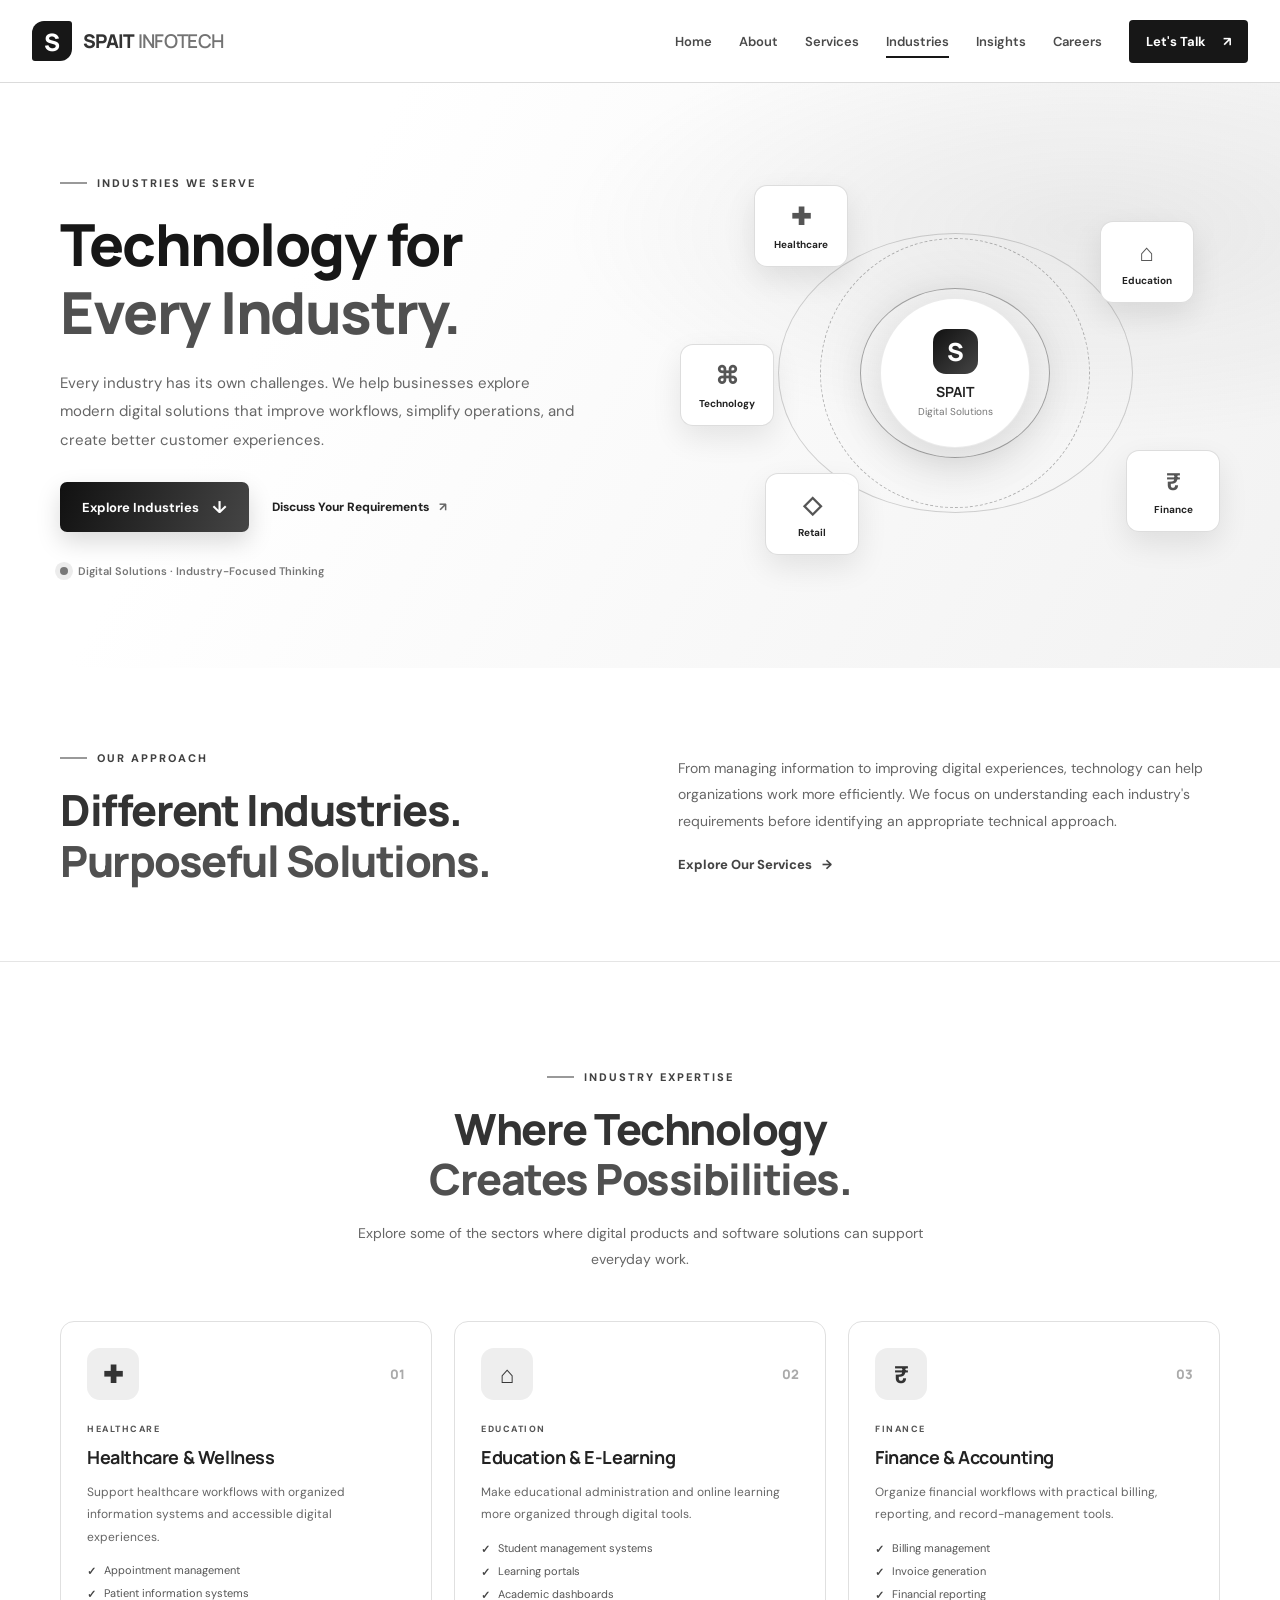
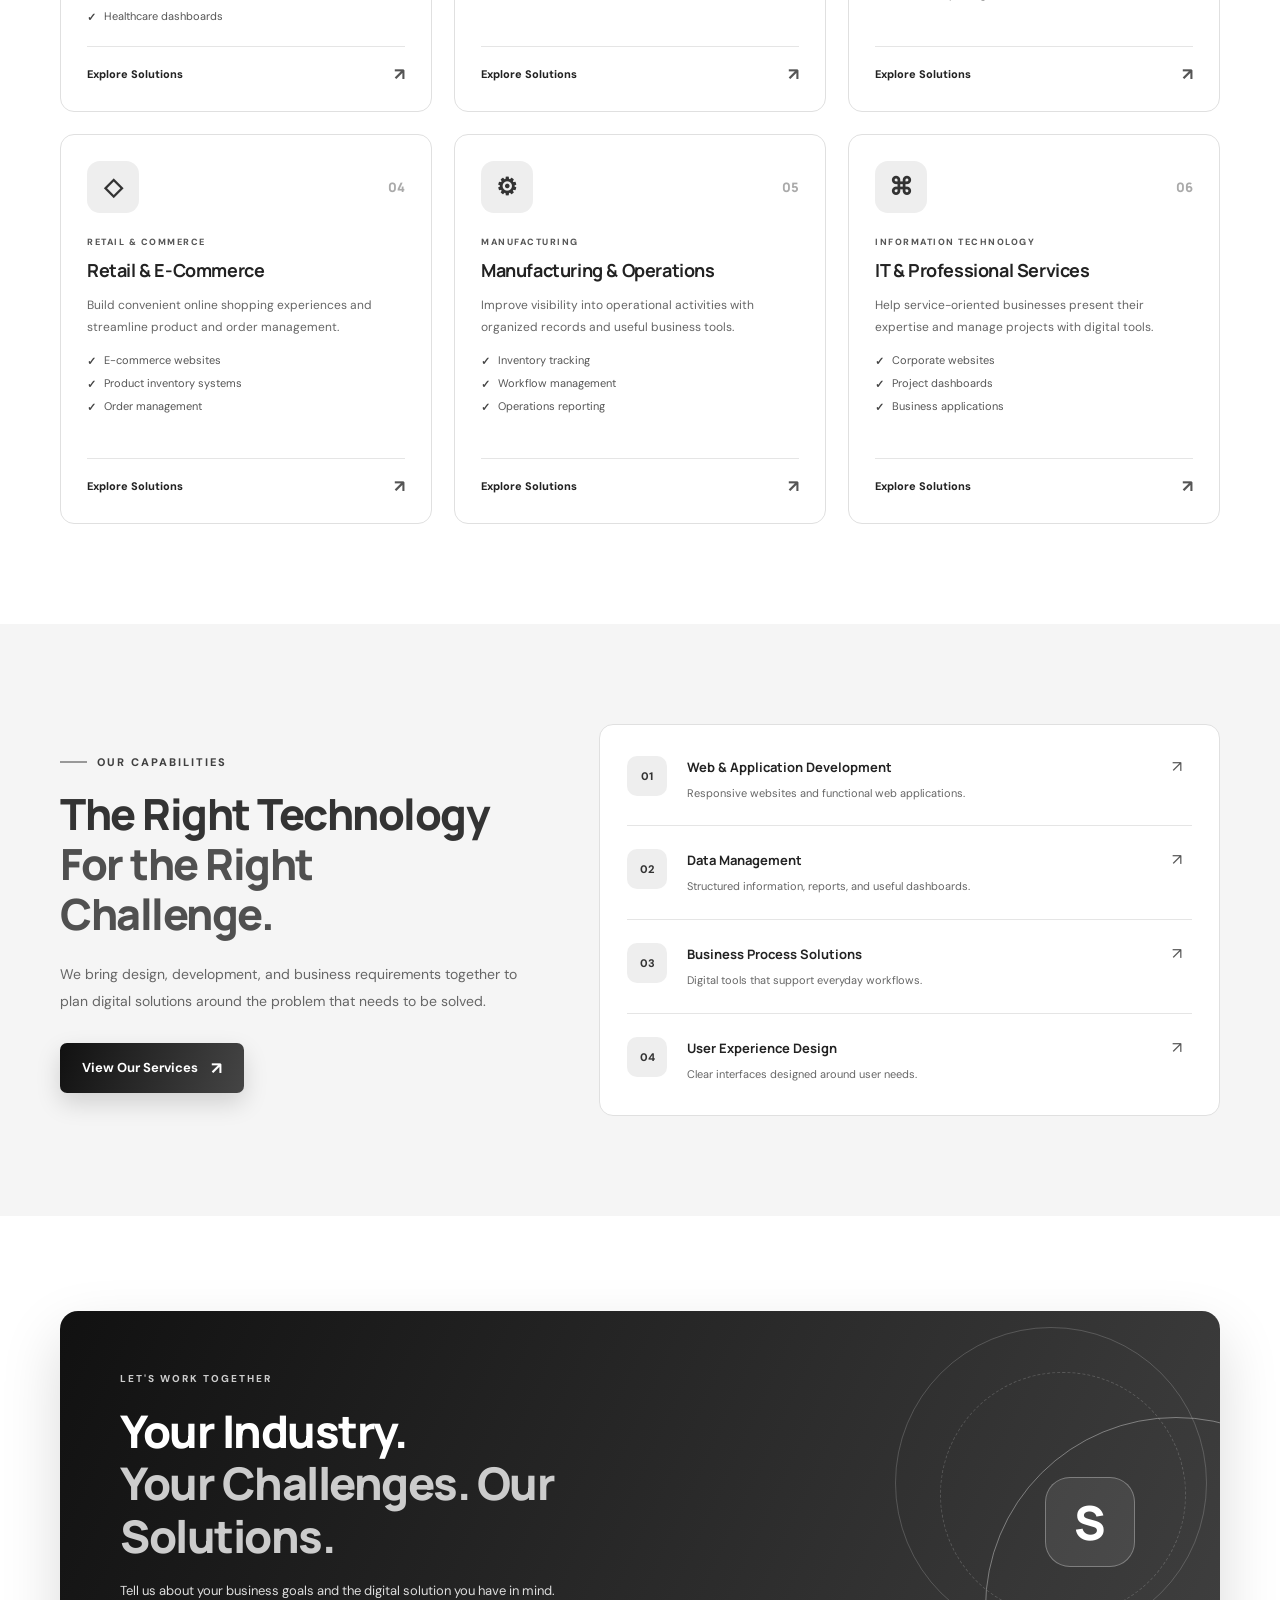
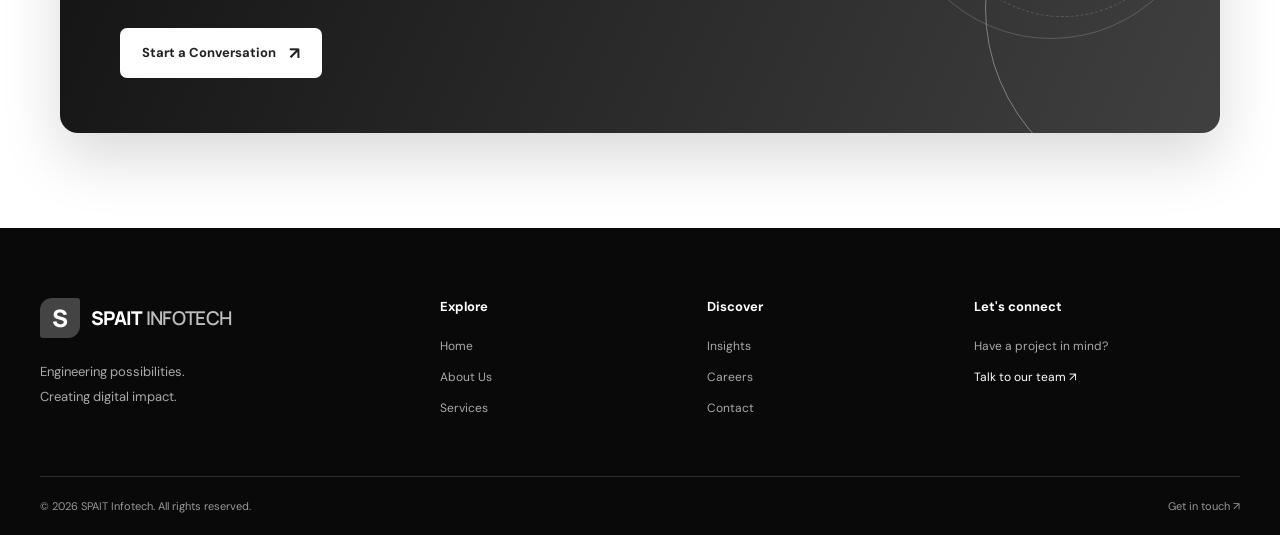
<file: templates/industries.html>
<!DOCTYPE html>
<html lang="en">
<head>
    <meta charset="UTF-8">
    <meta name="viewport" content="width=device-width, initial-scale=1.0">

    <meta name="description" content="Discover how SPAIT Infotech delivers digital solutions across healthcare, education, finance, retail, manufacturing and technology.">

    <title>Industries We Serve | SPAIT Infotech</title>

    <!-- Reuse the Home page stylesheet -->
    <link rel="stylesheet" href="../static/css/style.css">

    <!-- Industries page stylesheet -->
    <link rel="stylesheet" href="../static/css/industries.css">

    <link rel="preconnect" href="https://fonts.googleapis.com">
    <link rel="preconnect" href="https://fonts.gstatic.com" crossorigin>
    <link href="https://fonts.googleapis.com/css2?family=DM+Sans:wght@400;500;600;700&family=Manrope:wght@400;500;600;700;800&display=swap" rel="stylesheet">
</head>

<body>

    <!-- HOME PAGE NAVBAR
         For an exact match, replace this header with the
         complete header markup from your index.html. -->
 <header class="site-header" id="siteHeader">
    <div class="nav-container">
        <a href="index.html" class="brand">
            <span class="brand-symbol">S</span>
            <span>SPAIT<span class="brand-light"> INFOTECH</span></span>
        </a>

        <button class="menu-toggle" id="menuToggle"
                aria-label="Toggle navigation"
                aria-expanded="false">
            <span></span><span></span><span></span>
        </button>

        <nav class="main-nav" id="mainNav">
            <a href="index.html">Home</a>
            <a href="about.html">About</a>
            <a href="services.html">Services</a>
            <a href="industries.html"  class="active">Industries</a>
            <a href="insights.html">Insights</a>
            <a href="careers.html">Careers</a>
            <a href="contact.html" class="nav-cta">Let's Talk <span>↗</span></a>
        </nav>
    </div>
</header>

    <main>

        <!-- HERO -->
        <section class="industry-hero">
            <div class="industry-hero-pattern"></div>

            <div class="industry-container industry-hero-layout">

                <div class="industry-hero-content industry-reveal">
                    <div class="industry-eyebrow">
                        <span></span>
                        INDUSTRIES WE SERVE
                    </div>

                    <h1>
                        Technology for
                        <span>Every Industry.</span>
                    </h1>

                    <p>
                        Every industry has its own challenges. We help
                        businesses explore modern digital solutions that
                        improve workflows, simplify operations, and create
                        better customer experiences.
                    </p>

                    <div class="industry-hero-actions">
                        <a href="#industries" class="industry-btn industry-btn-primary">
                            Explore Industries <span>↓</span>
                        </a>

                        <a href="contact.html" class="industry-text-link">
                            Discuss Your Requirements <span>↗</span>
                        </a>
                    </div>

                    <div class="industry-trust-line">
                        <span class="industry-live-dot"></span>
                        Digital Solutions · Industry-Focused Thinking
                    </div>
                </div>

                <!-- VISUAL -->
                <div class="industry-hero-visual industry-reveal">

                    <div class="industry-visual-circle circle-large"></div>
                    <div class="industry-visual-circle circle-medium"></div>
                    <div class="industry-visual-circle circle-small"></div>

                    <div class="industry-center">
                        <div class="industry-center-icon">S</div>
                        <strong>SPAIT</strong>
                        <span>Digital Solutions</span>
                    </div>

                    <div class="industry-node node-health">
                        <span>✚</span>
                        <small>Healthcare</small>
                    </div>

                    <div class="industry-node node-education">
                        <span>⌂</span>
                        <small>Education</small>
                    </div>

                    <div class="industry-node node-finance">
                        <span>₹</span>
                        <small>Finance</small>
                    </div>

                    <div class="industry-node node-retail">
                        <span>◇</span>
                        <small>Retail</small>
                    </div>

                    <div class="industry-node node-tech">
                        <span>⌘</span>
                        <small>Technology</small>
                    </div>

                </div>
            </div>
        </section>

        <!-- INTRODUCTION -->
        <section class="industry-intro">
            <div class="industry-container industry-intro-layout">

                <div class="industry-reveal">
                    <div class="industry-eyebrow">
                        <span></span>
                        OUR APPROACH
                    </div>

                    <h2>
                        Different Industries.
                        <span>Purposeful Solutions.</span>
                    </h2>
                </div>

                <div class="industry-intro-copy industry-reveal">
                    <p>
                        From managing information to improving digital
                        experiences, technology can help organizations
                        work more efficiently. We focus on understanding
                        each industry's requirements before identifying
                        an appropriate technical approach.
                    </p>

                    <a href="services.html" class="industry-inline-link">
                        Explore Our Services <span>→</span>
                    </a>
                </div>

            </div>
        </section>

        <!-- INDUSTRY CARDS -->
        <section class="industry-list-section" id="industries">
            <div class="industry-container">

                <div class="industry-section-heading industry-reveal">
                    <div class="industry-eyebrow">
                        <span></span>
                        INDUSTRY EXPERTISE
                    </div>

                    <h2>
                        Where Technology
                        <span>Creates Possibilities.</span>
                    </h2>

                    <p>
                        Explore some of the sectors where digital products
                        and software solutions can support everyday work.
                    </p>
                </div>

                <div class="industry-grid">

                    <!-- Healthcare -->
                    <article class="industry-card industry-reveal">
                        <div class="industry-card-top">
                            <div class="industry-icon icon-health">✚</div>
                            <span class="industry-card-number">01</span>
                        </div>

                        <span class="industry-category">HEALTHCARE</span>
                        <h3>Healthcare & Wellness</h3>

                        <p>
                            Support healthcare workflows with organized
                            information systems and accessible digital
                            experiences.
                        </p>

                        <ul>
                            <li>Appointment management</li>
                            <li>Patient information systems</li>
                            <li>Healthcare dashboards</li>
                        </ul>

                        <a href="contact.html?industry=Healthcare" class="industry-card-link">
                            Explore Solutions <span>↗</span>
                        </a>
                    </article>

                    <!-- Education -->
                    <article class="industry-card industry-reveal">
                        <div class="industry-card-top">
                            <div class="industry-icon icon-education">⌂</div>
                            <span class="industry-card-number">02</span>
                        </div>

                        <span class="industry-category">EDUCATION</span>
                        <h3>Education & E-Learning</h3>

                        <p>
                            Make educational administration and online
                            learning more organized through digital tools.
                        </p>

                        <ul>
                            <li>Student management systems</li>
                            <li>Learning portals</li>
                            <li>Academic dashboards</li>
                        </ul>

                        <a href="contact.html?industry=Education" class="industry-card-link">
                            Explore Solutions <span>↗</span>
                        </a>
                    </article>

                    <!-- Finance -->
                    <article class="industry-card industry-reveal">
                        <div class="industry-card-top">
                            <div class="industry-icon icon-finance">₹</div>
                            <span class="industry-card-number">03</span>
                        </div>

                        <span class="industry-category">FINANCE</span>
                        <h3>Finance & Accounting</h3>

                        <p>
                            Organize financial workflows with practical
                            billing, reporting, and record-management tools.
                        </p>

                        <ul>
                            <li>Billing management</li>
                            <li>Invoice generation</li>
                            <li>Financial reporting</li>
                        </ul>

                        <a href="contact.html?industry=Finance" class="industry-card-link">
                            Explore Solutions <span>↗</span>
                        </a>
                    </article>

                    <!-- Retail -->
                    <article class="industry-card industry-reveal">
                        <div class="industry-card-top">
                            <div class="industry-icon icon-retail">◇</div>
                            <span class="industry-card-number">04</span>
                        </div>

                        <span class="industry-category">RETAIL & COMMERCE</span>
                        <h3>Retail & E-Commerce</h3>

                        <p>
                            Build convenient online shopping experiences
                            and streamline product and order management.
                        </p>

                        <ul>
                            <li>E-commerce websites</li>
                            <li>Product inventory systems</li>
                            <li>Order management</li>
                        </ul>

                        <a href="contact.html?industry=Retail" class="industry-card-link">
                            Explore Solutions <span>↗</span>
                        </a>
                    </article>

                    <!-- Manufacturing -->
                    <article class="industry-card industry-reveal">
                        <div class="industry-card-top">
                            <div class="industry-icon icon-manufacturing">⚙</div>
                            <span class="industry-card-number">05</span>
                        </div>

                        <span class="industry-category">MANUFACTURING</span>
                        <h3>Manufacturing & Operations</h3>

                        <p>
                            Improve visibility into operational activities
                            with organized records and useful business tools.
                        </p>

                        <ul>
                            <li>Inventory tracking</li>
                            <li>Workflow management</li>
                            <li>Operations reporting</li>
                        </ul>

                        <a href="contact.html?industry=Manufacturing" class="industry-card-link">
                            Explore Solutions <span>↗</span>
                        </a>
                    </article>

                    <!-- IT -->
                    <article class="industry-card industry-reveal">
                        <div class="industry-card-top">
                            <div class="industry-icon icon-technology">⌘</div>
                            <span class="industry-card-number">06</span>
                        </div>

                        <span class="industry-category">INFORMATION TECHNOLOGY</span>
                        <h3>IT & Professional Services</h3>

                        <p>
                            Help service-oriented businesses present their
                            expertise and manage projects with digital tools.
                        </p>

                        <ul>
                            <li>Corporate websites</li>
                            <li>Project dashboards</li>
                            <li>Business applications</li>
                        </ul>

                        <a href="contact.html?industry=IT" class="industry-card-link">
                            Explore Solutions <span>↗</span>
                        </a>
                    </article>

                </div>
            </div>
        </section>

        <!-- CAPABILITIES -->
        <section class="industry-capabilities">
            <div class="industry-container industry-capability-layout">

                <div class="industry-capability-content industry-reveal">
                    <div class="industry-eyebrow">
                        <span></span>
                        OUR CAPABILITIES
                    </div>

                    <h2>
                        The Right Technology
                        <span>For the Right Challenge.</span>
                    </h2>

                    <p>
                        We bring design, development, and business
                        requirements together to plan digital solutions
                        around the problem that needs to be solved.
                    </p>

                    <a href="services.html" class="industry-btn industry-btn-primary">
                        View Our Services <span>↗</span>
                    </a>
                </div>

                <div class="industry-capability-list industry-reveal">

                    <div class="industry-capability-item">
                        <span class="capability-symbol">01</span>
                        <div>
                            <h3>Web & Application Development</h3>
                            <p>Responsive websites and functional web applications.</p>
                        </div>
                        <span class="capability-arrow">↗</span>
                    </div>

                    <div class="industry-capability-item">
                        <span class="capability-symbol">02</span>
                        <div>
                            <h3>Data Management</h3>
                            <p>Structured information, reports, and useful dashboards.</p>
                        </div>
                        <span class="capability-arrow">↗</span>
                    </div>

                    <div class="industry-capability-item">
                        <span class="capability-symbol">03</span>
                        <div>
                            <h3>Business Process Solutions</h3>
                            <p>Digital tools that support everyday workflows.</p>
                        </div>
                        <span class="capability-arrow">↗</span>
                    </div>

                    <div class="industry-capability-item">
                        <span class="capability-symbol">04</span>
                        <div>
                            <h3>User Experience Design</h3>
                            <p>Clear interfaces designed around user needs.</p>
                        </div>
                        <span class="capability-arrow">↗</span>
                    </div>

                </div>
            </div>
        </section>

        <!-- PROJECT CTA -->
        <section class="industry-cta-section">
            <div class="industry-container">
                <div class="industry-cta industry-reveal">

                    <div class="industry-cta-content">
                        <span class="industry-cta-label">LET'S WORK TOGETHER</span>

                        <h2>
                            Your Industry.
                            <span>Your Challenges. Our Solutions.</span>
                        </h2>

                        <p>
                            Tell us about your business goals and the
                            digital solution you have in mind.
                        </p>

                        <a href="contact.html" class="industry-btn industry-btn-white">
                            Start a Conversation <span>↗</span>
                        </a>
                    </div>

                    <div class="industry-cta-art">
                        <div class="industry-cta-ring ring-one"></div>
                        <div class="industry-cta-ring ring-two"></div>
                        <div class="industry-cta-ring ring-three"></div>
                        <div class="industry-cta-symbol">S</div>
                    </div>

                </div>
            </div>
        </section>

    </main>

    <!-- HOME PAGE FOOTER
         For an exact match, replace this footer with the
         complete footer markup from your index.html. -->
      <footer class="site-footer">
    <div class="container footer-main">
        <div class="footer-brand">
            <a href="index.html" class="brand">
                <span class="brand-symbol">S</span>
                <span>SPAIT<span class="brand-light"> INFOTECH</span></span>
            </a>
            <p>Engineering possibilities.<br>Creating digital impact.</p>
        </div>

        <div class="footer-column">
            <h4>Explore</h4>
            <a href="index.html">Home</a>
            <a href="about.html">About Us</a>
            <a href="services.html">Services</a>
        </div>

        <div class="footer-column">
            <h4>Discover</h4>
            <a href="insights.html">Insights</a>
            <a href="careers.html">Careers</a>
            <a href="contact.html">Contact</a>
        </div>

        <div class="footer-column">
            <h4>Let's connect</h4>
            <p>Have a project in mind?</p>
            <a href="contact.html" class="footer-link">Talk to our team ↗</a>
        </div>
    </div>

    <div class="container footer-bottom">
        <span>© <span id="currentYear"></span> SPAIT Infotech. All rights reserved.</span>
        <a href="contact.html">Get in touch ↗</a>
    </div>
</footer>

    <script src="../static/js/industries.js"></script>
    <script src="../static/js/script.js"></script>

</body>
</html>
</file>
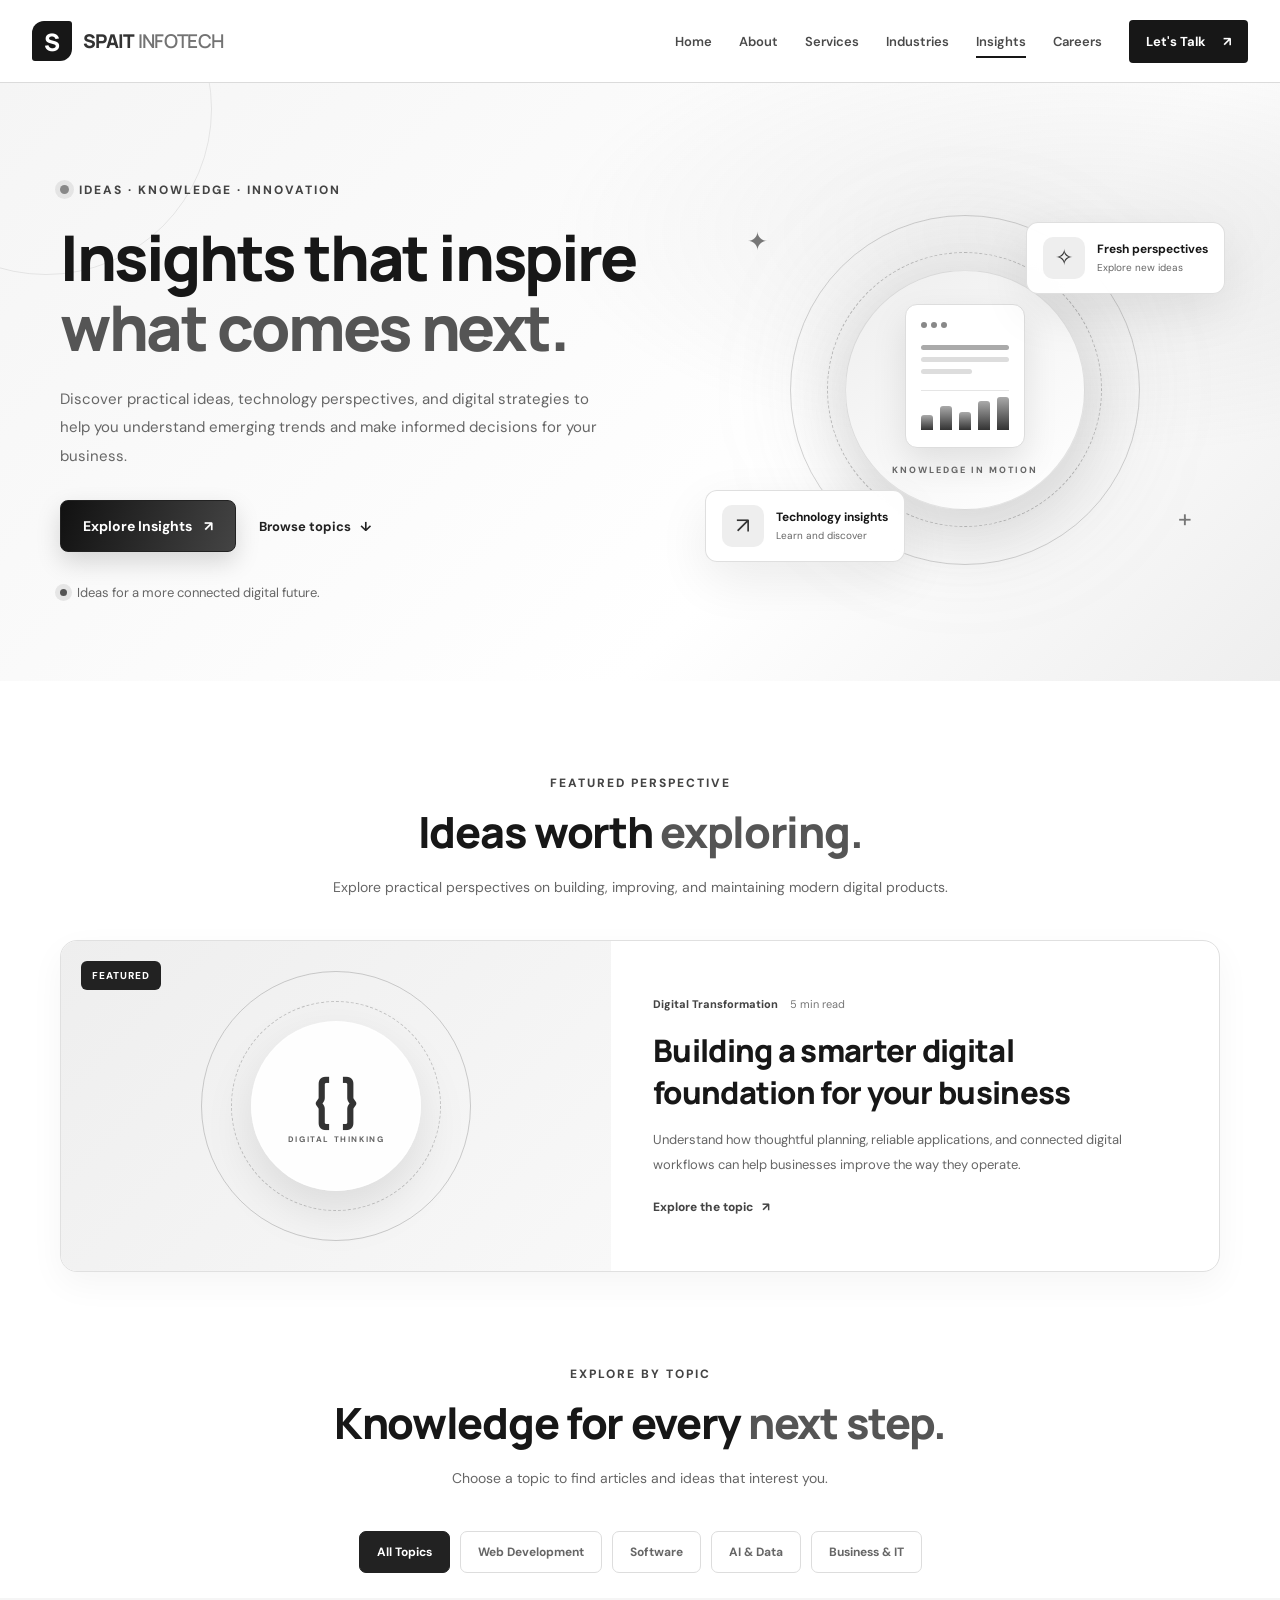
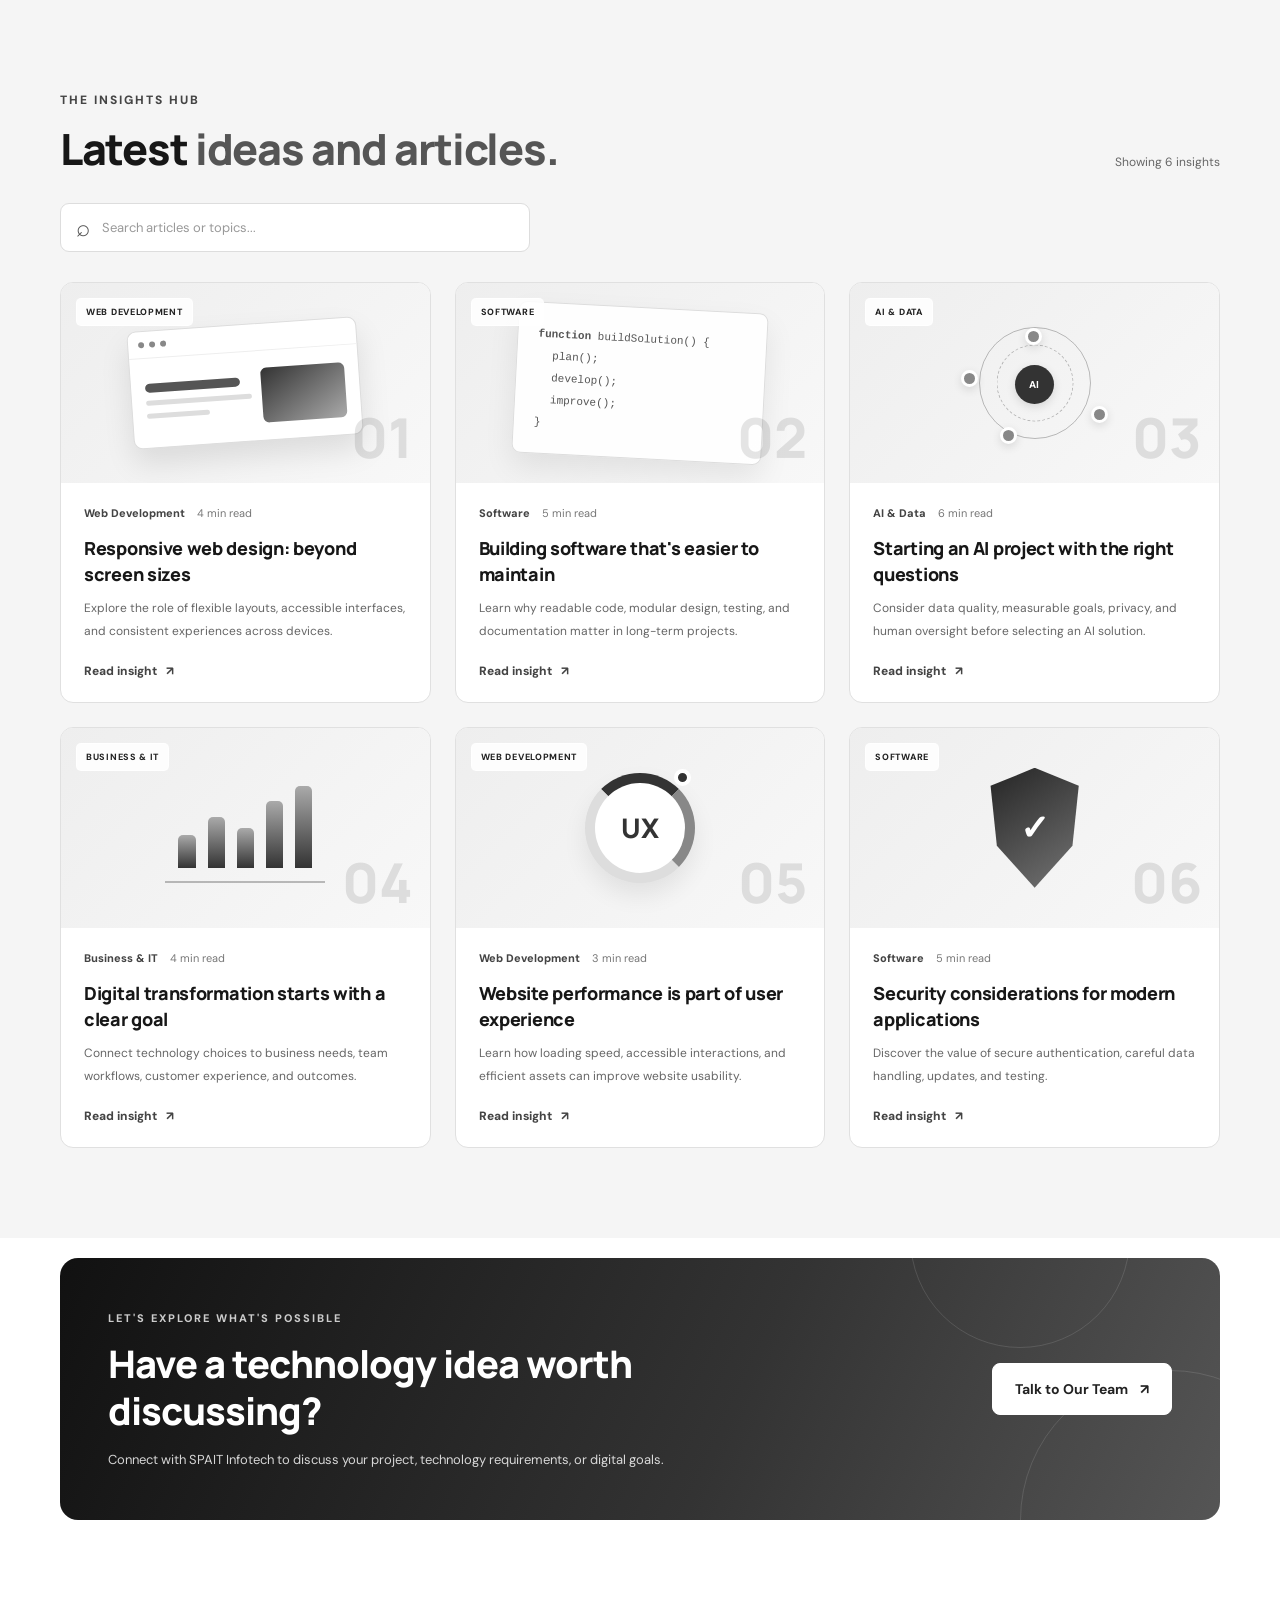
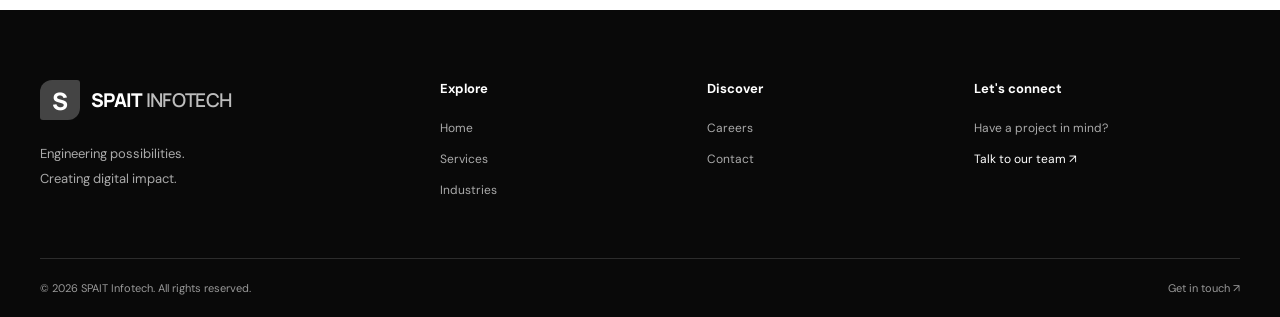
<file: templates/insights.html>
<!DOCTYPE html>
<html lang="en">
<head>
    <meta charset="UTF-8">
    <meta name="viewport" content="width=device-width, initial-scale=1.0">

    <title>Insights | SPAIT Infotech</title>
    <meta name="description"
          content="Explore technology insights, software development ideas, digital transformation perspectives, and practical IT guides from SPAIT Infotech.">

    <!-- Shared Home page stylesheet -->
    <link rel="stylesheet" href="../static/css/style.css">

    <!-- Insights page stylesheet -->
    <link rel="stylesheet" href="../static/css/insights.css">

    <!-- Fonts -->
    <link rel="preconnect" href="https://fonts.googleapis.com">
    <link rel="preconnect" href="https://fonts.gstatic.com" crossorigin>
    <link href="https://fonts.googleapis.com/css2?family=DM+Sans:wght@400;500;600;700&family=Manrope:wght@400;500;600;700;800&display=swap"
          rel="stylesheet">
</head>

<body>

    <!--
      HOME NAVBAR:
      Copy the complete original <header>...</header> from index.html here.
      This preserves your original logo, navigation, button and mobile menu.
    -->
    <header class="site-header" id="siteHeader">
    <div class="nav-container">
        <a href="index.html" class="brand">
            <span class="brand-symbol">S</span>
            <span>SPAIT<span class="brand-light"> INFOTECH</span></span>
        </a>

        <button class="menu-toggle" id="menuToggle"
                aria-label="Toggle navigation"
                aria-expanded="false">
            <span></span><span></span><span></span>
        </button>

        <nav class="main-nav" id="mainNav">
            <a href="index.html" >Home</a>
            <a href="about.html">About</a>
            <a href="services.html">Services</a>
            <a href="industries.html">Industries</a>
            <a href="insights.html" class="active">Insights</a>
            <a href="careers.html" >Careers</a>
            <a href="contact.html" class="nav-cta">Let's Talk <span>↗</span></a>
        </nav>
    </div>
</header>


    <main class="insights-page">

        <!-- HERO -->
        <section class="insights-hero">
            <div class="insights-container insights-hero-grid">

                <div class="insights-hero-content reveal">
                    <span class="insights-eyebrow">
                        <span class="insights-eyebrow-dot"></span>
                        IDEAS · KNOWLEDGE · INNOVATION
                    </span>

                    <h1>
                        Insights that inspire
                        <span>what comes next.</span>
                    </h1>

                    <p>
                        Discover practical ideas, technology perspectives, and
                        digital strategies to help you understand emerging
                        trends and make informed decisions for your business.
                    </p>

                    <div class="insights-hero-actions">
                        <a href="#latest-insights" class="button button-primary">
                            Explore Insights
                            <span aria-hidden="true">↗</span>
                        </a>

                        <a href="#insight-categories" class="insights-text-link">
                            Browse topics
                            <span aria-hidden="true">↓</span>
                        </a>
                    </div>

                    <div class="insights-hero-note">
                        <span class="note-dot"></span>
                        Ideas for a more connected digital future.
                    </div>
                </div>

                <div class="insights-hero-art reveal" aria-hidden="true">
                    <div class="insights-art-glow"></div>
                    <div class="insights-orbit insights-orbit-one"></div>
                    <div class="insights-orbit insights-orbit-two"></div>

                    <div class="insights-art-main">
                        <div class="insights-art-circle">
                            <div class="insights-art-document">
                                <div class="document-top">
                                    <span></span>
                                    <span></span>
                                    <span></span>
                                </div>
                                <div class="document-line document-line-long"></div>
                                <div class="document-line"></div>
                                <div class="document-line document-line-short"></div>

                                <div class="document-chart">
                                    <span></span>
                                    <span></span>
                                    <span></span>
                                    <span></span>
                                    <span></span>
                                </div>
                            </div>

                            <div class="insights-art-label">
                                KNOWLEDGE IN MOTION
                            </div>
                        </div>
                    </div>

                    <div class="insights-float-card insights-float-top">
                        <span class="insights-float-icon">✧</span>
                        <div>
                            <strong>Fresh perspectives</strong>
                            <small>Explore new ideas</small>
                        </div>
                    </div>

                    <div class="insights-float-card insights-float-bottom">
                        <span class="insights-float-check">↗</span>
                        <div>
                            <strong>Technology insights</strong>
                            <small>Learn and discover</small>
                        </div>
                    </div>

                    <span class="insights-art-star insights-star-one">✦</span>
                    <span class="insights-art-star insights-star-two">+</span>
                </div>

            </div>
        </section>


        <!-- FEATURED INSIGHT -->
        <section class="insights-featured section-space">
            <div class="insights-container">

                <div class="insights-section-heading reveal">
                    <span class="section-label">FEATURED PERSPECTIVE</span>
                    <h2>Ideas worth <span>exploring.</span></h2>
                    <p>
                        Explore practical perspectives on building, improving,
                        and maintaining modern digital products.
                    </p>
                </div>

                <article class="featured-insight-card reveal">
                    <div class="featured-insight-visual">
                        <div class="featured-visual-orbit featured-orbit-one"></div>
                        <div class="featured-visual-orbit featured-orbit-two"></div>

                        <div class="featured-visual-center">
                            <span class="featured-visual-symbol">{ }</span>
                            <span class="featured-visual-caption">DIGITAL THINKING</span>
                        </div>

                        <span class="featured-visual-tag">FEATURED</span>
                    </div>

                    <div class="featured-insight-content">
                        <div class="insight-meta">
                            <span class="insight-category">Digital Transformation</span>
                            <span>5 min read</span>
                        </div>

                        <h3>
                            Building a smarter digital foundation for your business
                        </h3>

                        <p>
                            Understand how thoughtful planning, reliable
                            applications, and connected digital workflows can
                            help businesses improve the way they operate.
                        </p>

                        <a href="#latest-insights"
                           class="insight-read-link"
                           data-featured-link>
                            Explore the topic
                            <span aria-hidden="true">↗</span>
                        </a>
                    </div>
                </article>

            </div>
        </section>


        <!-- CATEGORIES -->
        <section class="insights-categories section-space" id="insight-categories">
            <div class="insights-container">

                <div class="insights-section-heading reveal">
                    <span class="section-label">EXPLORE BY TOPIC</span>
                    <h2>Knowledge for every <span>next step.</span></h2>
                    <p>
                        Choose a topic to find articles and ideas that interest you.
                    </p>
                </div>

                <div class="insight-category-list reveal" role="group"
                     aria-label="Filter insights by category">
                    <button class="insight-filter active"
                            type="button"
                            data-filter="All"
                            aria-pressed="true">
                        All Topics
                    </button>

                    <button class="insight-filter"
                            type="button"
                            data-filter="Web Development"
                            aria-pressed="false">
                        Web Development
                    </button>

                    <button class="insight-filter"
                            type="button"
                            data-filter="Software"
                            aria-pressed="false">
                        Software
                    </button>

                    <button class="insight-filter"
                            type="button"
                            data-filter="AI & Data"
                            aria-pressed="false">
                        AI &amp; Data
                    </button>

                    <button class="insight-filter"
                            type="button"
                            data-filter="Business"
                            aria-pressed="false">
                        Business &amp; IT
                    </button>
                </div>

            </div>
        </section>


        <!-- LATEST INSIGHTS -->
        <section class="insights-articles section-space" id="latest-insights">
            <div class="insights-container">

                <div class="insights-articles-heading reveal">
                    <div>
                        <span class="section-label">THE INSIGHTS HUB</span>
                        <h2>Latest <span>ideas and articles.</span></h2>
                    </div>

                    <p id="insightCount" aria-live="polite">
                        Explore our sample topics
                    </p>
                </div>

                <div class="insights-search reveal">
                    <span aria-hidden="true">⌕</span>
                    <input type="search"
                           id="insightSearch"
                           placeholder="Search articles or topics..."
                           aria-label="Search insights">
                </div>

                <div class="insights-article-grid" id="insightGrid">

                    <!-- Article 1 -->
                    <article class="insight-card reveal"
                             data-category="Web Development"
                             data-title="Responsive web design user experience mobile">
                        <a class="insight-card-visual visual-web"
                           href="#article-web"
                           data-article="article-web"
                           aria-label="Read Responsive web design: beyond screen sizes">
                            <span class="visual-label">WEB DEVELOPMENT</span>
                            <div class="web-visual-window">
                                <div class="web-window-bar">
                                    <span></span><span></span><span></span>
                                </div>
                                <div class="web-window-content">
                                    <div class="web-window-copy">
                                        <i></i><i></i><i></i>
                                    </div>
                                    <div class="web-window-block"></div>
                                </div>
                            </div>
                            <span class="visual-decoration">01</span>
                        </a>

                        <div class="insight-card-content">
                            <div class="insight-meta">
                                <span class="insight-category">Web Development</span>
                                <span>4 min read</span>
                            </div>
                            <h3>
                                Responsive web design: beyond screen sizes
                            </h3>
                            <p>
                                Explore the role of flexible layouts, accessible
                                interfaces, and consistent experiences across devices.
                            </p>
                            <a class="insight-read-link"
                               href="#article-web"
                               data-article="article-web">
                                Read insight <span aria-hidden="true">↗</span>
                            </a>
                        </div>
                    </article>


                    <!-- Article 2 -->
                    <article class="insight-card reveal"
                             data-category="Software"
                             data-title="Software development planning maintainable applications">
                        <a class="insight-card-visual visual-software"
                           href="#article-software"
                           data-article="article-software"
                           aria-label="Read Building software that is easier to maintain">
                            <span class="visual-label">SOFTWARE</span>
                            <div class="software-visual-code">
                                <span>function</span> buildSolution() {
                                <i> plan();</i>
                                <i> develop();</i>
                                <i> improve();</i>
                                }
                            </div>
                            <span class="visual-decoration">02</span>
                        </a>

                        <div class="insight-card-content">
                            <div class="insight-meta">
                                <span class="insight-category">Software</span>
                                <span>5 min read</span>
                            </div>
                            <h3>
                                Building software that's easier to maintain
                            </h3>
                            <p>
                                Learn why readable code, modular design, testing,
                                and documentation matter in long-term projects.
                            </p>
                            <a class="insight-read-link"
                               href="#article-software"
                               data-article="article-software">
                                Read insight <span aria-hidden="true">↗</span>
                            </a>
                        </div>
                    </article>


                    <!-- Article 3 -->
                    <article class="insight-card reveal"
                             data-category="AI & Data"
                             data-title="Artificial intelligence data quality responsible AI">
                        <a class="insight-card-visual visual-ai"
                           href="#article-ai"
                           data-article="article-ai"
                           aria-label="Read Starting an AI project with the right questions">
                            <span class="visual-label">AI &amp; DATA</span>
                            <div class="ai-visual-network">
                                <span class="ai-node ai-node-one"></span>
                                <span class="ai-node ai-node-two"></span>
                                <span class="ai-node ai-node-three"></span>
                                <span class="ai-node ai-node-four"></span>
                                <span class="ai-node ai-node-center">AI</span>
                            </div>
                            <span class="visual-decoration">03</span>
                        </a>

                        <div class="insight-card-content">
                            <div class="insight-meta">
                                <span class="insight-category">AI &amp; Data</span>
                                <span>6 min read</span>
                            </div>
                            <h3>
                                Starting an AI project with the right questions
                            </h3>
                            <p>
                                Consider data quality, measurable goals, privacy,
                                and human oversight before selecting an AI solution.
                            </p>
                            <a class="insight-read-link"
                               href="#article-ai"
                               data-article="article-ai">
                                Read insight <span aria-hidden="true">↗</span>
                            </a>
                        </div>
                    </article>


                    <!-- Article 4 -->
                    <article class="insight-card reveal"
                             data-category="Business"
                             data-title="Digital transformation business processes automation">
                        <a class="insight-card-visual visual-business"
                           href="#article-business"
                           data-article="article-business"
                           aria-label="Read Digital transformation starts with a clear goal">
                            <span class="visual-label">BUSINESS &amp; IT</span>
                            <div class="business-visual-chart">
                                <span></span><span></span><span></span>
                                <span></span><span></span>
                            </div>
                            <span class="visual-decoration">04</span>
                        </a>

                        <div class="insight-card-content">
                            <div class="insight-meta">
                                <span class="insight-category">Business &amp; IT</span>
                                <span>4 min read</span>
                            </div>
                            <h3>
                                Digital transformation starts with a clear goal
                            </h3>
                            <p>
                                Connect technology choices to business needs,
                                team workflows, customer experience, and outcomes.
                            </p>
                            <a class="insight-read-link"
                               href="#article-business"
                               data-article="article-business">
                                Read insight <span aria-hidden="true">↗</span>
                            </a>
                        </div>
                    </article>


                    <!-- Article 5 -->
                    <article class="insight-card reveal"
                             data-category="Web Development"
                             data-title="Website performance speed accessibility optimization">
                        <a class="insight-card-visual visual-performance"
                           href="#article-performance"
                           data-article="article-performance"
                           aria-label="Read Website performance and user experience">
                            <span class="visual-label">WEB DEVELOPMENT</span>
                            <div class="performance-gauge">
                                <div class="gauge-ring">
                                    <span>UX</span>
                                </div>
                                <div class="gauge-dot"></div>
                            </div>
                            <span class="visual-decoration">05</span>
                        </a>

                        <div class="insight-card-content">
                            <div class="insight-meta">
                                <span class="insight-category">Web Development</span>
                                <span>3 min read</span>
                            </div>
                            <h3>
                                Website performance is part of user experience
                            </h3>
                            <p>
                                Learn how loading speed, accessible interactions,
                                and efficient assets can improve website usability.
                            </p>
                            <a class="insight-read-link"
                               href="#article-performance"
                               data-article="article-performance">
                                Read insight <span aria-hidden="true">↗</span>
                            </a>
                        </div>
                    </article>


                    <!-- Article 6 -->
                    <article class="insight-card reveal"
                             data-category="Software"
                             data-title="Application security software development best practices">
                        <a class="insight-card-visual visual-security"
                           href="#article-security"
                           data-article="article-security"
                           aria-label="Read Security considerations for modern applications">
                            <span class="visual-label">SOFTWARE</span>
                            <div class="security-shield">
                                <span>✓</span>
                            </div>
                            <span class="visual-decoration">06</span>
                        </a>

                        <div class="insight-card-content">
                            <div class="insight-meta">
                                <span class="insight-category">Software</span>
                                <span>5 min read</span>
                            </div>
                            <h3>
                                Security considerations for modern applications
                            </h3>
                            <p>
                                Discover the value of secure authentication,
                                careful data handling, updates, and testing.
                            </p>
                            <a class="insight-read-link"
                               href="#article-security"
                               data-article="article-security">
                                Read insight <span aria-hidden="true">↗</span>
                            </a>
                        </div>
                    </article>

                </div>

                <div class="insights-empty" id="insightsEmpty" hidden>
                    <span aria-hidden="true">⌕</span>
                    <h3>No matching articles found</h3>
                    <p>Try another keyword or select a different topic.</p>
                    <button type="button" class="insights-reset" id="resetInsights">
                        Clear filters
                    </button>
                </div>

            </div>
        </section>


        <!-- SAMPLE ARTICLE READER -->
        <section class="insight-reader-section" id="insight-reader">
            <div class="insights-container">
                <article class="insight-reader reveal" id="articleReader" hidden>
                    <button type="button" class="insight-reader-close"
                            id="closeArticle">
                        ← Back to insights
                    </button>

                    <span class="section-label" id="readerCategory">
                        INSIGHT
                    </span>
                    <h2 id="readerTitle">Article title</h2>
                    <p class="insight-reader-intro" id="readerIntro"></p>
                    <div id="readerBody" class="insight-reader-body"></div>

                    <p class="insight-sample-note">
                        Sample article content. Replace with your approved
                        company article before publishing.
                    </p>
                </article>
            </div>
        </section>


        <!-- NEWSLETTER / CONTACT CTA -->
        <section class="insights-cta-section">
            <div class="insights-container">
                <div class="insights-cta reveal">
                    <div class="insights-cta-decoration insights-cta-decoration-one"></div>
                    <div class="insights-cta-decoration insights-cta-decoration-two"></div>

                    <div class="insights-cta-content">
                        <span class="insights-cta-label">
                            LET'S EXPLORE WHAT'S POSSIBLE
                        </span>
                        <h2 style="color:white">Have a technology idea worth discussing?</h2>
                        <p>
                            Connect with SPAIT Infotech to discuss your project,
                            technology requirements, or digital goals.
                        </p>
                    </div>

                    <a href="contact.html" class="button insights-cta-button">
                        Talk to Our Team
                        <span aria-hidden="true">↗</span>
                    </a>
                </div>
            </div>
        </section>

    </main>


    <!--
      HOME FOOTER:
      Copy the complete original <footer>...</footer> from index.html here.
      This preserves the exact Home page footer and its existing links.
    -->
    <footer class="site-footer">
        <div class="container footer-main">
            <div class="footer-brand">
                <a href="index.html" class="brand">
                    <span class="brand-symbol">S</span>
                    <span>SPAIT<span class="brand-light"> INFOTECH</span></span>
                </a>
                <p>Engineering possibilities.<br>Creating digital impact.</p>
            </div>

            <div class="footer-column">
                <h4>Explore</h4>
                <a href="index.html">Home</a>
                <a href="services.html">Services</a>
                <a href="industries.html">Industries</a>
            </div>

            <div class="footer-column">
                <h4>Discover</h4>
                <!-- <a href="insights.html">Insights</a> -->
                <a href="careers.html">Careers</a>
                <a href="contact.html">Contact</a>
            </div>

            <div class="footer-column">
                <h4>Let's connect</h4>
                <p>Have a project in mind?</p>
                <a href="contact.html" class="footer-link">Talk to our team ↗</a>
            </div>
        </div>

        <div class="container footer-bottom">
            <span>© <span id="currentYear"></span> SPAIT Infotech. All rights reserved.</span>
            <a href="contact.html">Get in touch ↗</a>
        </div>
    </footer>


    <script src="../static/js/script.js"></script>
    <script src="../static/js/insights.js"></script>

</body>
</html>
</file>
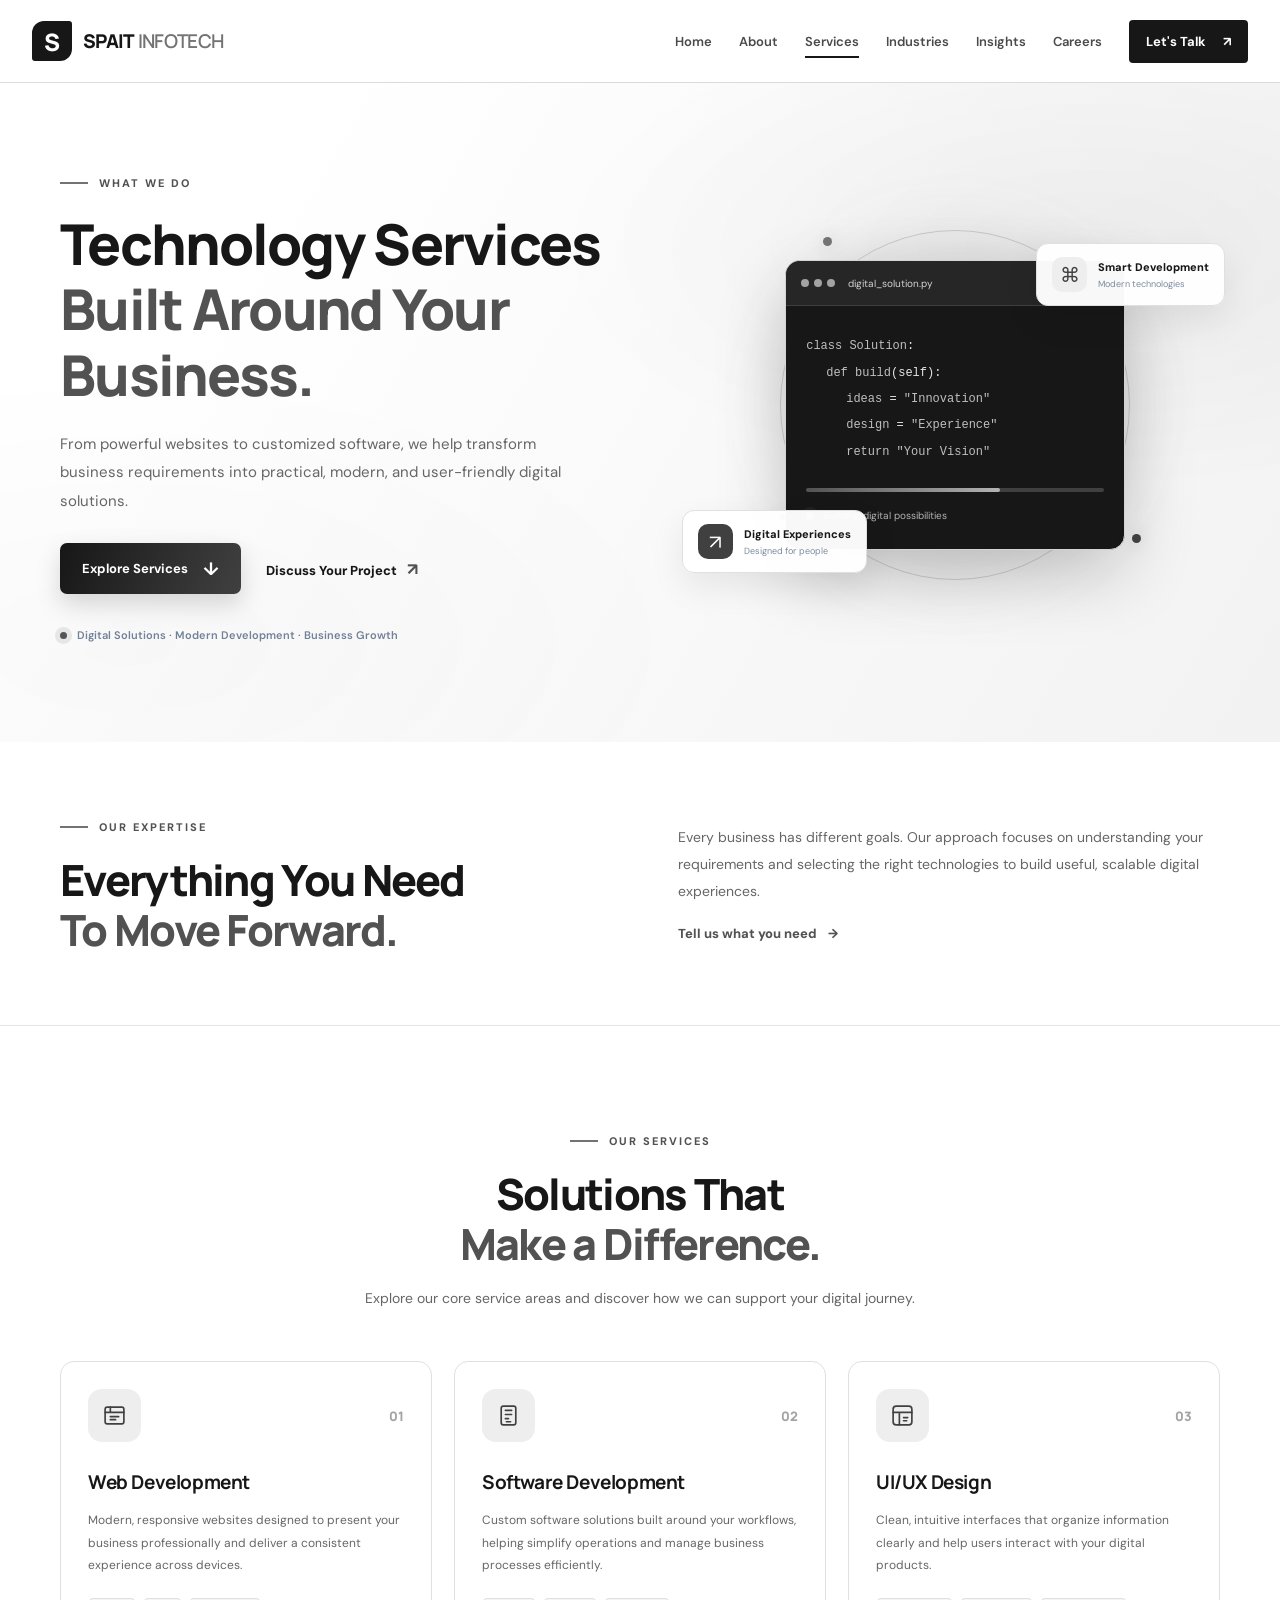
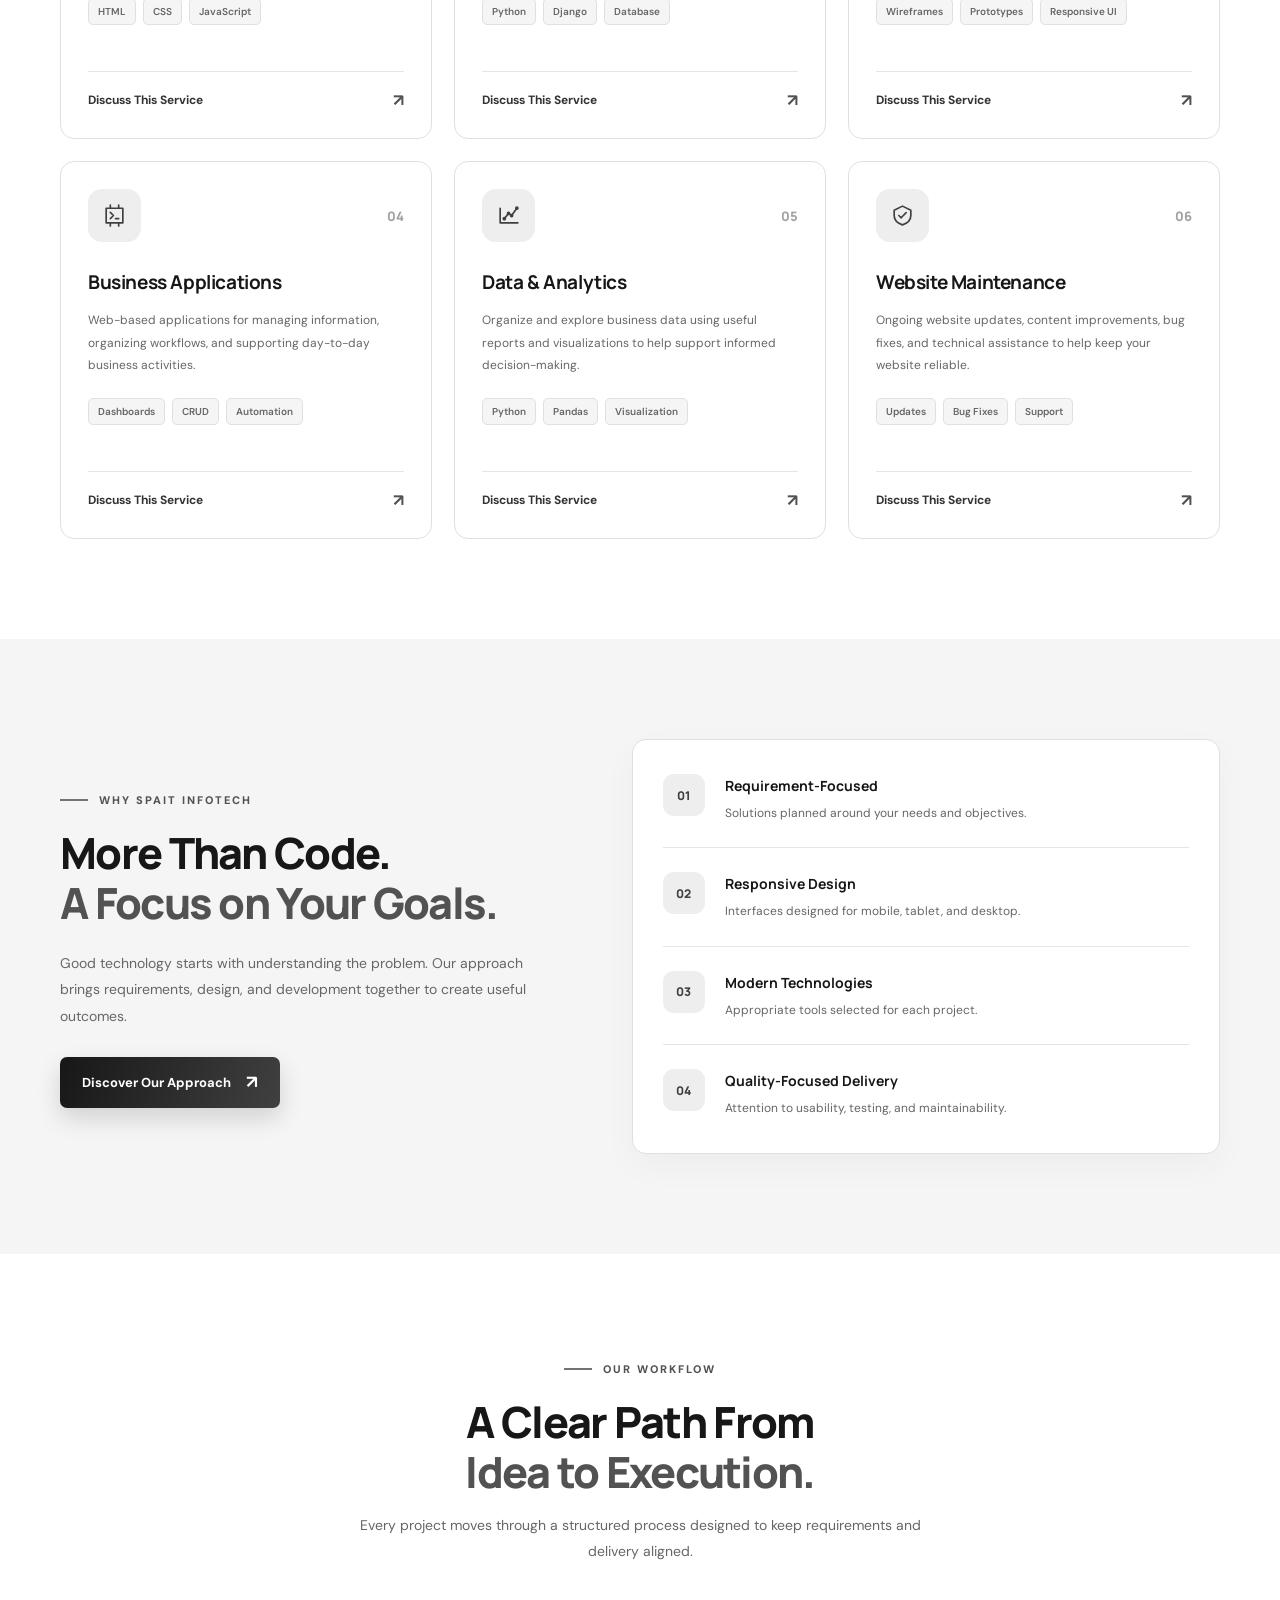
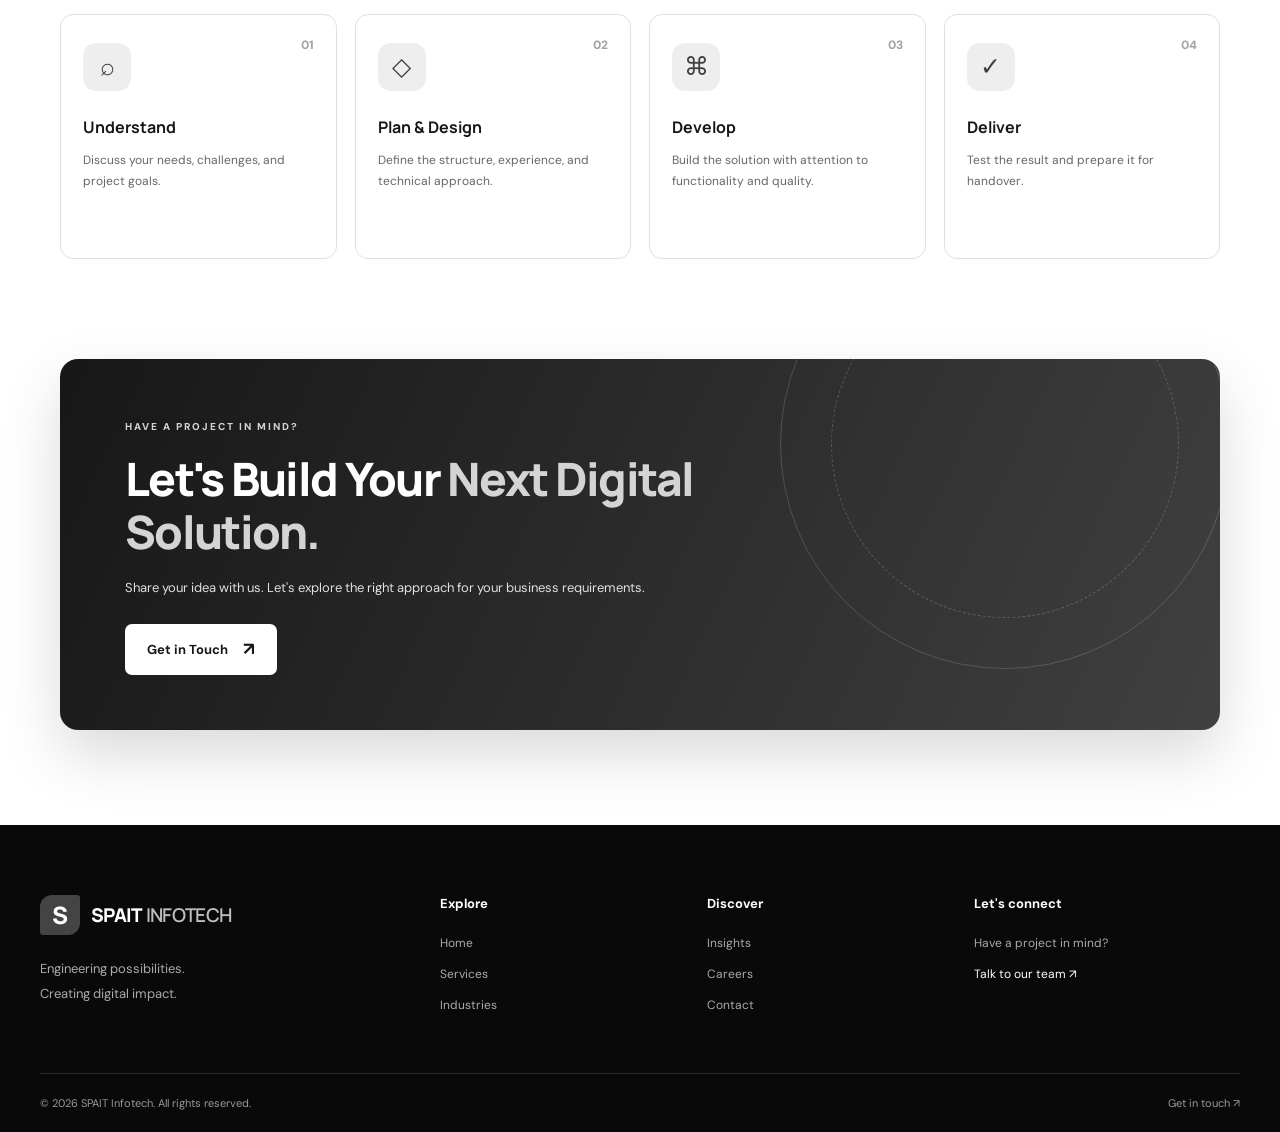
<file: templates/services.html>
<!DOCTYPE html>
<html lang="en">
<head>
    <meta charset="UTF-8">
    <meta name="viewport" content="width=device-width, initial-scale=1.0">

    <meta name="description" content="Explore SPAIT Infotech services including web development, software development, UI/UX design, and digital solutions.">

    <title>Our Services | SPAIT Infotech</title>

    <!-- Existing Home Page Styles -->
    <link rel="stylesheet" href="../static/css/style.css">

    <!-- Services Page Styles -->
    <link rel="stylesheet" href="../static/css/services.css">

    <!-- Fonts -->
    <link rel="preconnect" href="https://fonts.googleapis.com">
    <link rel="preconnect" href="https://fonts.gstatic.com" crossorigin>
    <link href="https://fonts.googleapis.com/css2?family=DM+Sans:wght@400;500;600;700&family=Manrope:wght@400;500;600;700;800&display=swap" rel="stylesheet">
</head>

<body>

    <!-- Navigation -->

<header class="site-header" id="siteHeader">
    <div class="nav-container">
        <a href="index.html" class="brand">
            <span class="brand-symbol">S</span>
            <span>SPAIT<span class="brand-light"> INFOTECH</span></span>
        </a>

        <button class="menu-toggle" id="menuToggle"
                aria-label="Toggle navigation"
                aria-expanded="false">
            <span></span><span></span><span></span>
        </button>

        <nav class="main-nav" id="mainNav">
            <a href="index.html">Home</a>
            <a href="about.html">About</a>
            <a href="services.html"  class="active">Services</a>
            <a href="industries.html">Industries</a>
            <a href="insights.html">Insights</a>
            <a href="careers.html">Careers</a>
            <a href="contact.html" class="nav-cta">Let's Talk <span>↗</span></a>
        </nav>
    </div>
</header>
    <main>

        <!-- Hero Section -->
        <section class="services-hero">
            <div class="services-hero-grid"></div>

            <div class="services-container services-hero-layout">

                <div class="services-hero-content reveal">
                    <div class="services-eyebrow">
                        <span></span>
                        WHAT WE DO
                    </div>

                    <h1>
                        Technology Services
                        <span>Built Around Your Business.</span>
                    </h1>

                    <p>
                        From powerful websites to customized software, we help
                        transform business requirements into practical,
                        modern, and user-friendly digital solutions.
                    </p>

                    <div class="services-hero-buttons">
                        <a href="#our-services" class="services-btn services-btn-primary">
                            Explore Services <span>↓</span>
                        </a>

                        <a href="contact.html" class="services-secondary-link">
                            Discuss Your Project <span>↗</span>
                        </a>
                    </div>

                    <div class="services-hero-note">
                        <span class="note-dot"></span>
                        Digital Solutions · Modern Development · Business Growth
                    </div>
                </div>

                <!-- Animated Visual -->
                <div class="services-hero-visual reveal">

                    <div class="services-visual-glow"></div>

                    <div class="services-orbit services-orbit-one"></div>
                    <div class="services-orbit services-orbit-two"></div>
                    <div class="services-orbit services-orbit-three"></div>

                    <div class="services-code-window">
                        <div class="code-window-header">
                            <div class="code-window-dots">
                                <span></span>
                                <span></span>
                                <span></span>
                            </div>
                            <span>digital_solution.py</span>
                        </div>

                        <div class="code-window-body">
                            <div><span class="code-purple">class</span> <span class="code-blue">Solution</span>:</div>
                            <div class="code-indent">
                                <span class="code-purple">def</span> <span class="code-yellow">build</span>(self):
                            </div>
                            <div class="code-indent code-indent-two">
                                <span class="code-cyan">ideas</span> = <span class="code-green">"Innovation"</span>
                            </div>
                            <div class="code-indent code-indent-two">
                                <span class="code-cyan">design</span> = <span class="code-green">"Experience"</span>
                            </div>
                            <div class="code-indent code-indent-two">
                                <span class="code-purple">return</span> <span class="code-green">"Your Vision"</span>
                            </div>

                            <div class="code-progress">
                                <span></span>
                            </div>
                            <div class="code-status">
                                <span class="services-status-dot"></span>
                                Building digital possibilities
                            </div>
                        </div>
                    </div>

                    <div class="services-float-card services-float-top">
                        <span class="services-float-icon">⌘</span>
                        <div>
                            <strong>Smart Development</strong>
                            <small>Modern technologies</small>
                        </div>
                    </div>

                    <div class="services-float-card services-float-bottom">
                        <span class="services-float-icon services-float-icon-blue">↗</span>
                        <div>
                            <strong>Digital Experiences</strong>
                            <small>Designed for people</small>
                        </div>
                    </div>

                    <span class="services-orbit-point point-one"></span>
                    <span class="services-orbit-point point-two"></span>
                    <span class="services-orbit-point point-three"></span>
                </div>

            </div>
        </section>

        <!-- Service Introduction -->
        <section class="services-intro">
            <div class="services-container services-intro-layout">

                <div class="services-intro-heading reveal">
                    <div class="services-eyebrow">
                        <span></span>
                        OUR EXPERTISE
                    </div>

                    <h2>
                        Everything You Need
                        <span>To Move Forward.</span>
                    </h2>
                </div>

                <div class="services-intro-description reveal">
                    <p>
                        Every business has different goals. Our approach focuses
                        on understanding your requirements and selecting the
                        right technologies to build useful, scalable digital
                        experiences.
                    </p>

                    <a href="contact.html" class="services-inline-link">
                        Tell us what you need <span>→</span>
                    </a>
                </div>

            </div>
        </section>

        <!-- Services Grid -->
        <section class="services-list-section" id="our-services">
            <div class="services-container">

                <div class="services-section-heading reveal">
                    <div class="services-eyebrow">
                        <span></span>
                        OUR SERVICES
                    </div>

                    <h2>
                        Solutions That
                        <span>Make a Difference.</span>
                    </h2>

                    <p>
                        Explore our core service areas and discover how we
                        can support your digital journey.
                    </p>
                </div>

                <div class="services-grid">

                    <!-- Service 1 -->
                    <article class="service-card reveal">
                        <div class="service-card-top">
                            <div class="service-icon service-icon-blue">
                                <svg viewBox="0 0 24 24" fill="none" aria-hidden="true">
                                    <rect x="3" y="4" width="18" height="16" rx="2"/>
                                    <path d="M3 9h18M8 4v5M8 13h8M8 16h5"/>
                                </svg>
                            </div>
                            <span class="service-number">01</span>
                        </div>

                        <h3>Web Development</h3>

                        <p>
                            Modern, responsive websites designed to present
                            your business professionally and deliver a
                            consistent experience across devices.
                        </p>

                        <div class="service-tags">
                            <span>HTML</span>
                            <span>CSS</span>
                            <span>JavaScript</span>
                        </div>

                        <a href="contact.html?service=Web%20Development" class="service-link">
                            Discuss This Service <span>↗</span>
                        </a>
                    </article>

                    <!-- Service 2 -->
                    <article class="service-card reveal">
                        <div class="service-card-top">
                            <div class="service-icon service-icon-cyan">
                                <svg viewBox="0 0 24 24" fill="none" aria-hidden="true">
                                    <rect x="5" y="3" width="14" height="18" rx="2"/>
                                    <path d="M9 7h6M9 11h6M9 15h3M10 18h4"/>
                                </svg>
                            </div>
                            <span class="service-number">02</span>
                        </div>

                        <h3>Software Development</h3>

                        <p>
                            Custom software solutions built around your
                            workflows, helping simplify operations and
                            manage business processes efficiently.
                        </p>

                        <div class="service-tags">
                            <span>Python</span>
                            <span>Django</span>
                            <span>Database</span>
                        </div>

                        <a href="contact.html?service=Software%20Development" class="service-link">
                            Discuss This Service <span>↗</span>
                        </a>
                    </article>

                    <!-- Service 3 -->
                    <article class="service-card reveal">
                        <div class="service-card-top">
                            <div class="service-icon service-icon-purple">
                                <svg viewBox="0 0 24 24" fill="none" aria-hidden="true">
                                    <rect x="3" y="3" width="18" height="18" rx="3"/>
                                    <path d="M3 9h18M9 9v12M13 14h4M13 17h3"/>
                                </svg>
                            </div>
                            <span class="service-number">03</span>
                        </div>

                        <h3>UI/UX Design</h3>

                        <p>
                            Clean, intuitive interfaces that organize
                            information clearly and help users interact
                            with your digital products.
                        </p>

                        <div class="service-tags">
                            <span>Wireframes</span>
                            <span>Prototypes</span>
                            <span>Responsive UI</span>
                        </div>

                        <a href="contact.html?service=UI%2FUX%20Design" class="service-link">
                            Discuss This Service <span>↗</span>
                        </a>
                    </article>

                    <!-- Service 4 -->
                    <article class="service-card reveal">
                        <div class="service-card-top">
                            <div class="service-icon service-icon-green">
                                <svg viewBox="0 0 24 24" fill="none" aria-hidden="true">
                                    <path d="M4 5h16v14H4z"/>
                                    <path d="M8 9l3 3-3 3M13 15h3"/>
                                    <path d="M8 2v3M16 2v3M8 19v3M16 19v3"/>
                                </svg>
                            </div>
                            <span class="service-number">04</span>
                        </div>

                        <h3>Business Applications</h3>

                        <p>
                            Web-based applications for managing information,
                            organizing workflows, and supporting day-to-day
                            business activities.
                        </p>

                        <div class="service-tags">
                            <span>Dashboards</span>
                            <span>CRUD</span>
                            <span>Automation</span>
                        </div>

                        <a href="contact.html?service=Business%20Applications" class="service-link">
                            Discuss This Service <span>↗</span>
                        </a>
                    </article>

                    <!-- Service 5 -->
                    <article class="service-card reveal">
                        <div class="service-card-top">
                            <div class="service-icon service-icon-orange">
                                <svg viewBox="0 0 24 24" fill="none" aria-hidden="true">
                                    <path d="M4 19V5M4 19h17"/>
                                    <path d="M8 15l4-5 3 2 5-7"/>
                                    <circle cx="8" cy="15" r="1"/>
                                    <circle cx="12" cy="10" r="1"/>
                                    <circle cx="15" cy="12" r="1"/>
                                    <circle cx="20" cy="5" r="1"/>
                                </svg>
                            </div>
                            <span class="service-number">05</span>
                        </div>

                        <h3>Data & Analytics</h3>

                        <p>
                            Organize and explore business data using useful
                            reports and visualizations to help support
                            informed decision-making.
                        </p>

                        <div class="service-tags">
                            <span>Python</span>
                            <span>Pandas</span>
                            <span>Visualization</span>
                        </div>

                        <a href="contact.html?service=Data%20Analytics" class="service-link">
                            Discuss This Service <span>↗</span>
                        </a>
                    </article>

                    <!-- Service 6 -->
                    <article class="service-card reveal">
                        <div class="service-card-top">
                            <div class="service-icon service-icon-navy">
                                <svg viewBox="0 0 24 24" fill="none" aria-hidden="true">
                                    <path d="M12 3l8 4v5c0 5-3.5 7.5-8 9-4.5-1.5-8-4-8-9V7z"/>
                                    <path d="M8.5 12l2.2 2.2 4.8-5"/>
                                </svg>
                            </div>
                            <span class="service-number">06</span>
                        </div>

                        <h3>Website Maintenance</h3>

                        <p>
                            Ongoing website updates, content improvements,
                            bug fixes, and technical assistance to help
                            keep your website reliable.
                        </p>

                        <div class="service-tags">
                            <span>Updates</span>
                            <span>Bug Fixes</span>
                            <span>Support</span>
                        </div>

                        <a href="contact.html?service=Website%20Maintenance" class="service-link">
                            Discuss This Service <span>↗</span>
                        </a>
                    </article>

                </div>
            </div>
        </section>

        <!-- Why Choose Us -->
        <section class="services-why-section">
            <div class="services-container services-why-layout">

                <div class="services-why-content reveal">
                    <div class="services-eyebrow">
                        <span></span>
                        WHY SPAIT INFOTECH
                    </div>

                    <h2>
                        More Than Code.
                        <span>A Focus on Your Goals.</span>
                    </h2>

                    <p>
                        Good technology starts with understanding the problem.
                        Our approach brings requirements, design, and
                        development together to create useful outcomes.
                    </p>

                    <a href="about.html" class="services-btn services-btn-primary">
                        Discover Our Approach <span>↗</span>
                    </a>
                </div>

                <div class="services-benefits reveal">

                    <div class="benefit-item">
                        <span class="benefit-number">01</span>
                        <div>
                            <h3>Requirement-Focused</h3>
                            <p>Solutions planned around your needs and objectives.</p>
                        </div>
                    </div>

                    <div class="benefit-item">
                        <span class="benefit-number">02</span>
                        <div>
                            <h3>Responsive Design</h3>
                            <p>Interfaces designed for mobile, tablet, and desktop.</p>
                        </div>
                    </div>

                    <div class="benefit-item">
                        <span class="benefit-number">03</span>
                        <div>
                            <h3>Modern Technologies</h3>
                            <p>Appropriate tools selected for each project.</p>
                        </div>
                    </div>

                    <div class="benefit-item">
                        <span class="benefit-number">04</span>
                        <div>
                            <h3>Quality-Focused Delivery</h3>
                            <p>Attention to usability, testing, and maintainability.</p>
                        </div>
                    </div>

                </div>
            </div>
        </section>

        <!-- Development Process -->
        <section class="services-process-section">
            <div class="services-container">

                <div class="services-section-heading reveal">
                    <div class="services-eyebrow">
                        <span></span>
                        OUR WORKFLOW
                    </div>

                    <h2>
                        A Clear Path From
                        <span>Idea to Execution.</span>
                    </h2>

                    <p>
                        Every project moves through a structured process
                        designed to keep requirements and delivery aligned.
                    </p>
                </div>

                <div class="services-process-grid">

                    <article class="services-process-card reveal">
                        <span class="process-step">01</span>
                        <div class="process-symbol">⌕</div>
                        <h3>Understand</h3>
                        <p>Discuss your needs, challenges, and project goals.</p>
                    </article>

                    <article class="services-process-card reveal">
                        <span class="process-step">02</span>
                        <div class="process-symbol">◇</div>
                        <h3>Plan & Design</h3>
                        <p>Define the structure, experience, and technical approach.</p>
                    </article>

                    <article class="services-process-card reveal">
                        <span class="process-step">03</span>
                        <div class="process-symbol">⌘</div>
                        <h3>Develop</h3>
                        <p>Build the solution with attention to functionality and quality.</p>
                    </article>

                    <article class="services-process-card reveal">
                        <span class="process-step">04</span>
                        <div class="process-symbol">✓</div>
                        <h3>Deliver</h3>
                        <p>Test the result and prepare it for handover.</p>
                    </article>

                </div>
            </div>
        </section>

        <!-- CTA -->
        <section class="services-cta-section">
            <div class="services-container">
                <div class="services-cta reveal">

                    <div class="services-cta-decoration"></div>

                    <div class="services-cta-content">
                        <span>HAVE A PROJECT IN MIND?</span>

                        <h2>
                            Let's Build Your
                            <span>Next Digital Solution.</span>
                        </h2>

                        <p>
                            Share your idea with us. Let's explore the
                            right approach for your business requirements.
                        </p>

                        <a href="contact.html" class="services-btn services-btn-white">
                            Get in Touch <span>↗</span>
                        </a>
                    </div>

                </div>
            </div>
        </section>

    </main>

    <!-- footer -->

    <footer class="site-footer">
        <div class="container footer-main">
            <div class="footer-brand">
                <a href="index.html" class="brand">
                    <span class="brand-symbol">S</span>
                    <span>SPAIT<span class="brand-light"> INFOTECH</span></span>
                </a>
                <p>Engineering possibilities.<br>Creating digital impact.</p>
            </div>

            <div class="footer-column">
                <h4>Explore</h4>
                <a href="index.html">Home</a>
                <a href="services.html">Services</a>
                <a href="industries.html">Industries</a>
            </div>

            <div class="footer-column">
                <h4>Discover</h4>
                <a href="insights.html">Insights</a>
                <a href="careers.html">Careers</a>
                <a href="contact.html">Contact</a>
            </div>

            <div class="footer-column">
                <h4>Let's connect</h4>
                <p>Have a project in mind?</p>
                <a href="contact.html" class="footer-link">Talk to our team ↗</a>
            </div>
        </div>

        <div class="container footer-bottom">
            <span>© <span id="currentYear"></span> SPAIT Infotech. All rights reserved.</span>
            <a href="contact.html">Get in touch ↗</a>
        </div>
    </footer>

    <script src="../static/js/services.js"></script>
    <script src="../static/js/script.js"></script>
</body>
</html>
</file>
<file: static/css/style.css>
@import url('https://fonts.googleapis.com/css2?family=DM+Sans:wght@400;500;600;700&family=Manrope:wght@400;500;600;700;800&display=swap');


:root {
    --navy: #171717;
    --navy-dark: #262626;
    --blue: #333333;
    --cyan: #777777;
    --text: #333333;
    --muted: #737373;
    --light: #f5f5f5;
    --white: #ffffff;
    --border: #dedede;
    --container: 1200px;
}


* {
    margin: 0;
    padding: 0;
    box-sizing: border-box;
}

html {
    scroll-behavior: smooth;
    scroll-padding-top: 90px;
}

body {
    font-family: 'DM Sans', sans-serif;
    color: var(--text);
    background: var(--white);
    overflow-x: hidden;
}

a {
    color: inherit;
    text-decoration: none;
}

button, a {
    -webkit-tap-highlight-color: transparent;
}

button {
    font: inherit;
}

.container {
    width: min(var(--container), calc(100% - 64px));
    margin-inline: auto;
}

.section-space {
    padding: 115px 0;
}

/* HEADER */

.site-header {
    position: sticky;
    top: 0;
    z-index: 1000;
    background: rgba(255,255,255,.94);
    border-bottom: 1px solid rgba(223,231,239,.8);
    backdrop-filter: blur(18px);
    transition: box-shadow .3s ease;
}

.site-header.scrolled {
    box-shadow: 0 8px 30px rgba(8,26,51,.08);
}

.nav-container {
    width: min(1360px, calc(100% - 64px));
    min-height: 82px;
    margin: auto;
    display: flex;
    justify-content: space-between;
    align-items: center;
    gap: 35px;
}

.brand {
    display: inline-flex;
    align-items: center;
    gap: 11px;
    font-family: 'Manrope', sans-serif;
    font-size: 19px;
    font-weight: 800;
    letter-spacing: -.7px;
    white-space: nowrap;
}

.brand-symbol {
    display: grid;
    place-items: center;
    width: 40px;
    height: 40px;
    color: white;
    font-size: 24px;
    background: var(--navy);
    border-radius: 12px 3px 12px 3px;
}

.brand-light {
    color: var(--blue);
    font-weight: 600;
}

.main-nav {
    display: flex;
    align-items: center;
    gap: 27px;
}

.main-nav > a:not(.nav-cta) {
    position: relative;
    padding: 10px 0;
    color: #4b5c70;
    font-size: 13px;
    font-weight: 600;
}

.main-nav > a:not(.nav-cta)::after {
    content: "";
    position: absolute;
    bottom: 2px;
    left: 0;
    width: 100%;
    height: 2px;
    background: var(--blue);
    transform: scaleX(0);
    transform-origin: left;
    transition: transform .3s ease;
}

.main-nav > a:hover::after,
.main-nav > a.active::after {
    transform: scaleX(1);
}

.nav-cta {
    display: flex;
    align-items: center;
    gap: 17px;
    padding: 13px 17px;
    color: white;
    background: var(--navy);
    border-radius: 4px;
    font-size: 13px;
    font-weight: 700;
    transition: background .3s, transform .3s;
}

.nav-cta:hover {
    background: var(--blue);
    transform: translateY(-2px);
}

.menu-toggle {
    display: none;
    border: 0;
    background: transparent;
    cursor: pointer;
}

/* HERO */

.hero {
    min-height: 690px;
    position: relative;
    isolation: isolate;
    overflow: hidden;
    background:
        radial-gradient(ellipse at 83% 40%, #e2f5ff 0%, transparent 35%),
        linear-gradient(115deg, #fff 45%, #f5faff 100%);
}

/* .hero-grid-pattern {
    position: absolute;
    inset: 0;
    z-index: -1;
    opacity: .28;
    background-image:
        linear-gradient(rgba(16,44,83,.06) 1px, transparent 1px),
        linear-gradient(90deg, rgba(16,44,83,.06) 1px, transparent 1px);
    background-size: 62px 62px;
    mask-image: linear-gradient(90deg, transparent, black);
} */

.hero-layout {
    min-height: 625px;
    display: grid;
    grid-template-columns: 1.05fr .95fr;
    align-items: center;
    gap: 30px;
    padding-top: 50px;
    padding-bottom: 45px;
}

.hero-copy {
    position: relative;
    z-index: 2;
}

.eyebrow,
.section-label {
    display: flex;
    align-items: center;
    gap: 11px;
    color: var(--blue);
    font-size: 10px;
    font-weight: 800;
    letter-spacing: 2px;
}

.eyebrow-line {
    width: 30px;
    height: 2px;
    background: var(--blue);
}

.hero-title {
    margin-top: 29px;
    font-family: 'Manrope', sans-serif;
    font-size: clamp(45px, 5.5vw, 76px);
    line-height: 1.08;
    letter-spacing: -4px;
    font-weight: 700;
}

.title-line {
    display: block;
}

.accent-text {
    color: var(--blue);
}

.hero-description {
    max-width: 500px;
    margin-top: 26px;
    color: var(--muted);
    font-size: 16px;
    line-height: 1.9;
}

.hero-actions {
    display: flex;
    align-items: center;
    flex-wrap: wrap;
    gap: 28px;
    margin-top: 34px;
}

.button {
    display: inline-flex;
    justify-content: center;
    align-items: center;
    gap: 25px;
    padding: 17px 21px;
    border: 1px solid transparent;
    font-size: 13px;
    font-weight: 700;
    transition: transform .3s, background .3s, box-shadow .3s;
}

.button span {
    transition: transform .3s;
}

.button:hover span {
    transform: translate(4px, -3px);
}

.button-primary {
    color: white;
    background: var(--navy);
}

.button-primary:hover {
    background: var(--blue);
    transform: translateY(-3px);
    box-shadow: 0 12px 28px rgba(8,127,189,.2);
}

.text-link {
    display: inline-flex;
    align-items: center;
    gap: 12px;
    color: var(--navy);
    font-size: 13px;
    font-weight: 700;
}

.text-link span {
    transition: transform .3s;
}

.text-link:hover span {
    transform: translateX(5px);
}

.hero-note {
    display: flex;
    align-items: center;
    gap: 10px;
    margin-top: 43px;
    color: #7b899a;
    font-size: 11px;
}

.note-dot {
    width: 7px;
    height: 7px;
    border-radius: 50%;
    background: #16b89a;
    box-shadow: 0 0 0 5px rgba(22,184,154,.1);
}
.reveal {
    opacity: 0;
    transform: translateY(30px);
}

/* HERO ART */

.hero-art {
    position: relative;
    width: 100%;
    max-width: 540px;
    aspect-ratio: 1;
    justify-self: end;
    display: grid;
    place-items: center;
    perspective: 1000px;
}

.hero-orb {
    position: absolute;
    z-index: -1;
    width: 300px;
    height: 300px;
    border-radius: 50%;
    filter: blur(70px);
    opacity: .3;
    animation: orbDrift 10s ease-in-out infinite alternate;
}

.orb-one {
    top: 8%;
    right: 5%;
    background: #69d5f4;
}

.orb-two {
    left: 3%;
    bottom: 5%;
    background: #92aafc;
    animation-delay: -4s;
}

.art-ring {
    position: absolute;
    border: 1px solid rgba(8,127,189,.17);
    border-radius: 50%;
}

.ring-one {
    width: 80%;
    height: 80%;
    animation: rotateRing 32s linear infinite;
}

.ring-two {
    width: 63%;
    height: 63%;
    border-style: dashed;
    animation: rotateRing 45s linear infinite reverse;
}

.ring-three {
    width: 98%;
    height: 98%;
    border-color: rgba(8,127,189,.09);
}

.core {
    display: grid;
    place-items: center;
    width: 190px;
    height: 190px;
    border-radius: 50%;
    background: linear-gradient(145deg, #163e6b, #071a35);
    box-shadow:
        0 30px 70px rgba(8,26,51,.25),
        inset 0 0 30px rgba(64,213,239,.12);
    animation: coreBreathe 5s ease-in-out infinite;
}

.core-inner {
    display: flex;
    flex-direction: column;
    align-items: center;
    gap: 9px;
}

.core-symbol {
    color: white;
    font-family: 'Manrope', sans-serif;
    font-size: 76px;
    font-weight: 800;
    line-height: 1;
}

.core-label {
    color: #83e8fa;
    font-size: 9px;
    letter-spacing: 3px;
}

.orbit {
    position: absolute;
    width: 74%;
    height: 30%;
    border: 1px solid rgba(8,127,189,.4);
    border-radius: 50%;
}

.orbit-a {
    transform: rotate(48deg);
    animation: orbitTilt 12s ease-in-out infinite alternate;
}

.orbit-b {
    transform: rotate(-48deg);
    animation: orbitTilt 10s ease-in-out infinite alternate-reverse;
}

.orbit-node {
    position: absolute;
    top: 50%;
    left: 0;
    width: 13px;
    height: 13px;
    border-radius: 50%;
    background: var(--cyan);
    box-shadow: 0 0 22px rgba(64,213,239,.8);
}

.node-b {
    background: #7189f5;
    box-shadow: 0 0 22px rgba(113,137,245,.8);
}

.floating-card {
    position: absolute;
    z-index: 3;
    display: flex;
    align-items: center;
    gap: 12px;
    padding: 15px 17px;
    border: 1px solid rgba(255,255,255,.9);
    border-radius: 8px;
    background: rgba(255,255,255,.9);
    box-shadow: 0 15px 40px rgba(16,44,83,.12);
    backdrop-filter: blur(14px);
    animation: cardFloat 5s ease-in-out infinite;
}

.card-ai {
    top: 20%;
    right: -2%;
}

.card-cloud {
    left: 0;
    bottom: 19%;
    animation-delay: -2.5s;
}

.card-icon {
    display: grid;
    place-items: center;
    width: 38px;
    height: 38px;
    color: var(--blue);
    background: #e7f6ff;
    border-radius: 6px;
    font-size: 22px;
}

.floating-card strong,
.floating-card small {
    display: block;
}

.floating-card strong {
    color: var(--navy);
    font-size: 11px;
}

.floating-card small {
    margin-top: 5px;
    color: var(--muted);
    font-size: 10px;
}

.art-caption {
    position: absolute;
    right: 0;
    bottom: 3%;
    left: 0;
    display: flex;
    justify-content: space-between;
    color: #7a8ba1;
    font-size: 9px;
    letter-spacing: 1.5px;
}

.hero-bottom {
    display: flex;
    align-items: center;
    gap: 17px;
    padding-bottom: 25px;
    color: #7b899a;
    font-size: 9px;
    letter-spacing: 2px;
}

.scroll-line {
    width: 55px;
    height: 1px;
    background: #a8b6c5;
}

/* INTRO */

.intro-section {
    border-bottom: 1px solid var(--border);
}

.intro-grid {
    display: grid;
    grid-template-columns: .6fr 1.4fr;
    gap: 50px;
}

.section-label span {
    color: #91a2b6;
}

.intro-content h2,
.section-heading h2,
.story-copy h2,
.contact-layout h2 {
    font-family: 'Manrope', sans-serif;
    font-size: clamp(32px, 4vw, 52px);
    line-height: 1.22;
    letter-spacing: -2px;
    font-weight: 600;
}

.muted-heading {
    display: block;
    color: #9aa8b7;
}

.intro-bottom {
    display: flex;
    align-items: center;
    justify-content: space-between;
    gap: 40px;
    margin-top: 32px;
}

.intro-bottom p,
.story-copy > p {
    max-width: 650px;
    color: var(--muted);
    font-size: 15px;
    line-height: 1.9;
}

.circle-link {
    flex-shrink: 0;
    display: grid;
    place-items: center;
    width: 54px;
    height: 54px;
    border: 1px solid #cbd8e5;
    border-radius: 50%;
    transition: all .3s;
}

.circle-link:hover {
    color: white;
    background: var(--navy);
    transform: rotate(45deg);
}

/* SERVICES */

/* ==========================================
   SPAIT INFOTECH - PREMIUM SERVICES SECTION
========================================== */

.services-section {
    position: relative;
    isolation: isolate;
    overflow: hidden;
    background: #f3f7fc;
}

/* Decorative background glow */
.services-section::before,
.services-section::after {
    content: "";
    position: absolute;
    z-index: -1;
    width: 350px;
    height: 350px;
    border-radius: 50%;
    filter: blur(100px);
    pointer-events: none;
}

.services-section::before {
    top: -120px;
    right: -100px;
    background: rgba(99, 104, 106, 0.13);
    animation: serviceGlow 9s ease-in-out infinite alternate;
}

.services-section::after {
    bottom: -150px;
    left: -120px;
    background: rgba(112, 112, 119, 0.1);
    animation: serviceGlow 11s ease-in-out infinite alternate-reverse;
}

/* Section heading */
.services-section .section-heading {
    margin-bottom: 55px;
}

.services-section .section-label {
    color: #2e3032;
}

.services-section .section-heading h2 {
    margin-top: 18px;
    max-width: 700px;
    color: #75787c;
    font-size: clamp(34px, 4vw, 54px);
    line-height: 1.2;
    letter-spacing: -2px;
}

.services-section .accent-text {
    background: linear-gradient(
        100deg,
        #3f4143,
        #9a9e9f,
        #39393b,
        #8e8e93
    );
    background-size: 250% auto;
    background-clip: text;
    -webkit-background-clip: text;
    -webkit-text-fill-color: transparent;
    animation: serviceGradient 6s linear infinite;
}

/* Service grid */
.services-section .service-grid {
    display: grid;
    grid-template-columns: repeat(4, minmax(0, 1fr));
    gap: 20px;
    border: none;
}

/* Premium cards */
.services-section .service-card {
    position: relative;
    display: flex;
    flex-direction: column;
    min-height: 335px;
    padding: 27px 24px;
    overflow: hidden;
    isolation: isolate;

    background: rgba(255, 255, 255, 0.86);
    border: 1px solid #dce7f1;
    border-radius: 14px;

    box-shadow: 0 8px 28px rgba(16, 44, 83, 0.035);

    transition:
        transform 0.45s cubic-bezier(.2, .8, .2, 1),
        box-shadow 0.45s ease,
        border-color 0.35s ease,
        background 0.35s ease;
}

/* Animated light that sweeps across the card */
.services-section .service-card::before {
    content: "";
    position: absolute;
    z-index: -1;
    top: 0;
    left: -150%;
    width: 100%;
    height: 100%;

    background: linear-gradient(
        110deg,
        transparent 20%,
        rgba(73, 195, 255, 0.12) 50%,
        transparent 80%
    );

    transform: skewX(-15deg);
    transition: left 0.75s ease;
    pointer-events: none;
}

/* Animated bottom border */
.services-section .service-card::after {
    content: "";
    position: absolute;
    bottom: 0;
    left: 0;
    width: 0;
    height: 3px;

    background: linear-gradient(
        90deg,
        #63696c,
        #bbc1c2,
        #474749
    );

    transition: width 0.45s ease;
}

.services-section .service-card:hover {
    transform: translateY(-12px);
    background: #ffffff;
    border-color: #3a4042;
    box-shadow:
        0 24px 55px rgba(74, 80, 88, 0.11),
        0 0 0 1px rgba(152, 165, 168, 0.05);
}

.services-section .service-card:hover::before {
    left: 150%;
}

.services-section .service-card:hover::after {
    width: 100%;
}

/* Card number */
.services-section .service-number {
    color: #959ca4;
    font-size: 11px;
    font-weight: 700;
    letter-spacing: 1.5px;
    transition: color 0.3s ease;
}

.services-section .service-card:hover .service-number {
    color: #848c91;
}

/* Icon container */
.services-section .service-icon {
    display: grid;
    place-items: center;
    width: 54px;
    height: 54px;

    color: #a0a9ae;
    background: linear-gradient(135deg, #e6f7ff, #edf0ff);
    border: 1px solid #d7edfa;
    border-radius: 13px;

    font-size: 25px;

    transition:
        transform 0.5s cubic-bezier(.2, .8, .2, 1),
        color 0.3s ease,
        background 0.3s ease,
        box-shadow 0.3s ease;
}

.services-section .service-card:hover .service-icon {
    color: #ffffff;
    background: linear-gradient(135deg, #b4b8bb, #7d7d85);
    transform: rotate(-8deg) scale(1.09);
    box-shadow: 0 8px 22px rgba(8, 127, 189, 0.22);
}

/* Card title */
.services-section .service-card h3 {
    margin-top: 34px;
    color: #9fa3a9;
    font-size: 18px;
    line-height: 1.45;
    letter-spacing: -0.4px;
    transition: color 0.3s ease;
}

.services-section .service-card:hover h3 {
    color: #79868d;
}

/* Card description */
.services-section .service-card p {
    margin-top: 13px;
    color: #6a7b8f;
    font-size: 13px;
    line-height: 1.85;
}

/* Explore link */
.services-section .service-card > a {
    display: inline-flex;
    align-items: center;
    justify-content: space-between;
    gap: 10px;

    width: fit-content;
    margin-top: auto;
    padding-top: 23px;

    color: #828e94;
    font-size: 12px;
    font-weight: 700;
}

.services-section .service-card > a span {
    display: inline-block;
    transition: transform 0.3s ease;
}

.services-section .service-card > a:hover span {
    transform: translate(4px, -4px);
}

/* All capabilities link */
.services-section .section-heading > .text-link {
    flex-shrink: 0;
    padding-bottom: 7px;
}

/* Keyframes */
@keyframes serviceGlow {
    from {
        transform: translate3d(0, 0, 0) scale(1);
    }
    to {
        transform: translate3d(-30px, 25px, 0) scale(1.18);
    }
}

@keyframes serviceGradient {
    from {
        background-position: 0% center;
    }
    to {
        background-position: 250% center;
    }
}

/* Responsive layout */
@media (max-width: 1050px) {
    .services-section .service-grid {
        grid-template-columns: repeat(2, minmax(0, 1fr));
    }

    .services-section .service-card {
        min-height: 310px;
    }
}

@media (max-width: 600px) {
    .services-section .section-heading {
        align-items: flex-start;
        flex-direction: column;
        gap: 20px;
    }

    .services-section .service-grid {
        grid-template-columns: 1fr;
        gap: 16px;
    }

    .services-section .service-card {
        min-height: 285px;
        padding: 24px;
    }

    .services-section .service-card h3 {
        margin-top: 28px;
    }
}

/* Respect reduced-motion preferences */
@media (prefers-reduced-motion: reduce) {
    .services-section::before,
    .services-section::after,
    .services-section .accent-text {
        animation: none;
    }

    .services-section .service-card,
    .services-section .service-icon,
    .services-section .service-card::before,
    .services-section .service-card::after {
        transition: none;
    }
}


.services-section {
    background: var(--light);
}

.section-heading {
    display: flex;
    align-items: end;
    justify-content: space-between;
    gap: 30px;
    margin-bottom: 45px;
}

.section-heading h2 {
    margin-top: 20px;
}

.service-grid {
    display: grid;
    grid-template-columns: repeat(4, 1fr);
    border-top: 1px solid #d7e1eb;
    border-left: 1px solid #d7e1eb;
}

.service-card {
    min-height: 320px;
    padding: 28px 24px;
    border-right: 1px solid #d7e1eb;
    border-bottom: 1px solid #d7e1eb;
    background: rgba(255,255,255,.5);
    transition: background .35s, transform .35s, box-shadow .35s;
}

.service-card:hover {
    position: relative;
    z-index: 2;
    background: white;
    transform: translateY(-7px);
    box-shadow: 0 18px 38px rgba(16,44,83,.09);
}

.service-top {
    display: flex;
    align-items: center;
    justify-content: space-between;
}

.service-number {
    color: #91a2b6;
    font-size: 11px;
}

.service-icon {
    display: grid;
    place-items: center;
    width: 48px;
    height: 48px;
    color: var(--blue);
    background: #e8f6ff;
    border-radius: 8px;
    font-size: 24px;
    transition: transform .4s;
}

.service-card:hover .service-icon {
    transform: rotate(12deg) scale(1.08);
}

.service-card h3 {
    margin-top: 45px;
    font-family: 'Manrope', sans-serif;
    font-size: 18px;
    line-height: 1.4;
}

.service-card p {
    margin-top: 13px;
    color: var(--muted);
    font-size: 13px;
    line-height: 1.8;
}

.service-card > a {
    display: inline-flex;
    align-items: center;
    gap: 12px;
    margin-top: 24px;
    color: var(--blue);
    font-size: 12px;
    font-weight: 700;
}

/* FEATURE STORY */

.story-section {
    color: white;
    background: var(--navy-dark);
    overflow: hidden;
}

.story-layout {
    display: grid;
    grid-template-columns: 1fr 1fr;
    align-items: center;
    gap: 70px;
}

.story-copy .section-label {
    color: #78dcf6;
}

.story-copy h2 {
    margin-top: 27px;
}

.story-copy .accent-text {
    color: #70d8f3;
}

.story-copy > p {
    margin-top: 24px;
    color: #b6c6d8;
}

.button-light {
    margin-top: 30px;
    color: var(--navy);
    background: white;
}

.button-light:hover {
    background: #c8f3ff;
    transform: translateY(-3px);
}

.story-visual {
    position: relative;
    min-height: 410px;
    overflow: hidden;
    background: linear-gradient(145deg, #163e6b, #0b2446);
}

.story-grid {
    position: absolute;
    inset: 0;
    opacity: .4;
    background-image:
        linear-gradient(rgba(255,255,255,.1) 1px, transparent 1px),
        linear-gradient(90deg, rgba(255,255,255,.1) 1px, transparent 1px);
    background-size: 35px 35px;
}

.story-circle {
    position: absolute;
    top: 50%;
    left: 50%;
    border: 1px solid rgba(112,216,243,.5);
    border-radius: 50%;
    transform: translate(-50%, -50%);
}

.circle-large {
    width: 280px;
    height: 280px;
    box-shadow: 0 0 80px rgba(64,213,239,.1);
    animation: rotateRing 35s linear infinite;
}

.circle-small {
    width: 170px;
    height: 170px;
    border-width: 25px;
    border-color: rgba(112,216,243,.15);
    animation: coreBreathe 4s ease-in-out infinite;
}

.story-cross {
    position: absolute;
    top: 50%;
    left: 50%;
    color: #70d8f3;
    font-size: 65px;
    transform: translate(-50%, -50%);
}

.story-tag {
    position: absolute;
    bottom: 22px;
    left: 22px;
    color: #b8d4e9;
    font-size: 10px;
    letter-spacing: 2px;
}

/* INDUSTRIES */

.heading-description {
    max-width: 320px;
    color: var(--muted);
    font-size: 14px;
    line-height: 1.8;
}

.industry-list {
    border-top: 1px solid var(--border);
}

.industry-item {
    display: grid;
    grid-template-columns: 70px 1fr 30px;
    align-items: center;
    gap: 20px;
    padding: 27px 10px;
    border-bottom: 1px solid var(--border);
    font-family: 'Manrope', sans-serif;
    font-size: clamp(17px, 2.3vw, 25px);
    font-weight: 600;
    transition: padding .3s, color .3s, background .3s;
}

.industry-index {
    color: #94a4b7;
    font-family: 'DM Sans', sans-serif;
    font-size: 11px;
}

.industry-arrow {
    color: var(--blue);
    transition: transform .3s;
}

.industry-item:hover {
    padding-left: 22px;
    color: var(--blue);
    background: #f8fbfe;
}

.industry-item:hover .industry-arrow {
    transform: translate(4px, -4px);
}

/* CAREERS */

.careers-banner {
    padding: 80px 0;
    color: white;
    background: linear-gradient(110deg, #087fbd, #102c53 78%);
    overflow: hidden;
}

.careers-layout {
    display: flex;
    align-items: center;
    justify-content: space-between;
    gap: 35px;
}

.careers-layout .section-label {
    color: #a8efff;
}

.careers-layout h2 {
    margin-top: 25px;
    font-family: 'Manrope', sans-serif;
    font-size: clamp(36px, 5vw, 60px);
    line-height: 1.2;
    letter-spacing: -2px;
}

.careers-layout h2 span {
    color: #a8efff;
}

/* CONTACT */

.contact-layout {
    display: flex;
    align-items: center;
    justify-content: space-between;
    gap: 35px;
}

.contact-layout h2 {
    margin-top: 24px;
}

.contact-circle {
    flex-shrink: 0;
    display: flex;
    align-items: center;
    justify-content: space-between;
    gap: 35px;
    width: 190px;
    height: 190px;
    padding: 23px;
    border: 1px solid #cad8e5;
    border-radius: 50%;
    font-size: 12px;
    font-weight: 700;
    transition: background .35s, color .35s, transform .35s;
}

.contact-circle strong {
    font-size: 23px;
}

.contact-circle:hover {
    color: white;
    background: var(--navy);
    transform: rotate(-8deg);
}

/* FOOTER */

.site-footer {
    color: #d9e4f0;
    background: #07172d;
}

.footer-main {
    display: grid;
    grid-template-columns: 1.6fr 1fr 1fr 1.2fr;
    gap: 45px;
    padding-top: 70px;
    padding-bottom: 60px;
}

.site-footer .brand {
    color: white;
}

.site-footer .brand-symbol {
    color: var(--navy);
    background: white;
}

.site-footer .brand-light {
    color: #73d9f4;
}

.footer-brand p {
    margin-top: 22px;
    color: #9dafc2;
    font-size: 13px;
    line-height: 1.9;
}

.footer-column {
    display: flex;
    flex-direction: column;
    align-items: flex-start;
    gap: 15px;
}

.footer-column h4 {
    margin-bottom: 8px;
    color: white;
    font-size: 13px;
}

.footer-column a,
.footer-column p {
    color: #9dafc2;
    font-size: 12px;
    transition: color .25s;
}

.footer-column a:hover,
.footer-link {
    color: #73d9f4 !important;
}

.footer-bottom {
    display: flex;
    justify-content: space-between;
    gap: 20px;
    padding-top: 22px;
    padding-bottom: 22px;
    border-top: 1px solid rgba(255,255,255,.12);
    color: #8da1b8;
    font-size: 11px;
}

.footer-bottom a:hover {
    color: white;
}

/* REVEAL ANIMATIONS */

.reveal {
    opacity: 0;
    transform: translateY(32px);
    transition:
        opacity .8s cubic-bezier(.2,.7,.2,1),
        transform .8s cubic-bezier(.2,.7,.2,1);
}

.reveal.visible {
    opacity: 1;
    transform: translateY(0);
}

.delay-1 { transition-delay: .12s; }
.delay-2 { transition-delay: .24s; }
.delay-3 { transition-delay: .36s; }
.delay-4 { transition-delay: .48s; }

@keyframes rotateRing {
    to { transform: rotate(360deg); }
}

@keyframes cardFloat {
    0%, 100% { translate: 0 0; }
    50% { translate: 0 -12px; }
}

@keyframes coreBreathe {
    0%, 100% { scale: 1; }
    50% { scale: 1.04; }
}

@keyframes orbitTilt {
    from { rotate: -5deg; }
    to { rotate: 5deg; }
}

@keyframes orbDrift {
    from { transform: translate(0, 0); }
    to { transform: translate(-35px, 25px); }
}

/* RESPONSIVE */

@media (max-width: 1050px) {
    .main-nav { gap: 16px; }
    .nav-container { width: calc(100% - 40px); }
    .hero-title { letter-spacing: -2.5px; }
    .service-grid { grid-template-columns: repeat(2, 1fr); }
    .service-card { min-height: 290px; }
}

@media (max-width: 800px) {
    .container { width: calc(100% - 40px); }
    .section-space { padding: 80px 0; }

    .menu-toggle {
        display: flex;
        flex-direction: column;
        gap: 5px;
        padding: 10px;
    }

    .menu-toggle span {
        display: block;
        width: 24px;
        height: 2px;
        background: var(--navy);
        transition: transform .3s;
    }

    .main-nav {
        position: absolute;
        top: 100%;
        right: 0;
        left: 0;
        display: flex;
        flex-direction: column;
        align-items: stretch;
        gap: 4px;
        padding: 18px 25px 25px;
        border-bottom: 1px solid var(--border);
        background: white;
        box-shadow: 0 18px 30px rgba(8,26,51,.08);
        opacity: 0;
        visibility: hidden;
        transform: translateY(-8px);
        transition: .3s ease;
    }

    .main-nav.open {
        opacity: 1;
        visibility: visible;
        transform: translateY(0);
    }

    .main-nav > a:not(.nav-cta) {
        padding: 13px 0;
    }

    .main-nav > a:not(.nav-cta)::after {
        display: none;
    }

    .nav-cta { justify-content: space-between; }

    .hero-layout {
        grid-template-columns: 1fr;
        padding-top: 75px;
    }

    .hero-copy { max-width: 650px; }
    .hero-art { width: min(100%, 500px); justify-self: center; }
    .hero-bottom { padding-bottom: 25px; }

    .intro-grid,
    .story-layout {
        grid-template-columns: 1fr;
        gap: 35px;
    }

    .section-heading,
    .careers-layout,
    .contact-layout {
        align-items: flex-start;
        flex-direction: column;
    }

    .heading-description { max-width: 550px; }
    .story-visual { min-height: 350px; }
    .contact-circle { width: 145px; height: 145px; }

    .footer-main {
        grid-template-columns: repeat(2, 1fr);
        gap: 40px;
    }
}

@media (max-width: 500px) {
    .container { width: calc(100% - 32px); }
    .nav-container { width: calc(100% - 32px); min-height: 72px; }
    .brand { font-size: 16px; gap: 8px; }
    .brand-symbol { width: 35px; height: 35px; }

    .hero-title {
        font-size: clamp(42px, 12vw, 60px);
        letter-spacing: -2.5px;
    }

    .hero-description { font-size: 14px; }
    .hero-actions { align-items: flex-start; flex-direction: column; gap: 22px; }
    .hero-art { margin-top: 15px; }
    .core { width: 135px; height: 135px; }
    .core-symbol { font-size: 55px; }
    .floating-card { gap: 8px; padding: 10px; }
    .floating-card strong { font-size: 9px; }
    .floating-card small { font-size: 8px; }
    .card-icon { width: 30px; height: 30px; }
    .card-ai { right: 0; }
    .card-cloud { left: 0; }

    .intro-content h2,
    .section-heading h2,
    .story-copy h2,
    .contact-layout h2 {
        font-size: 34px;
        letter-spacing: -1.3px;
    }

    .intro-bottom { align-items: flex-start; gap: 15px; }
    .service-grid { grid-template-columns: 1fr; }
    .service-card { min-height: auto; padding: 25px; }
    .service-card h3 { margin-top: 28px; }
    .industry-item { grid-template-columns: 30px 1fr 20px; gap: 10px; }
    .story-visual { min-height: 280px; }
    .circle-large { width: 210px; height: 210px; }
    .circle-small { width: 130px; height: 130px; }
    .careers-banner { padding: 65px 0; }
    .footer-main { grid-template-columns: 1fr 1fr; gap: 35px 20px; }
    .footer-bottom { flex-direction: column; }
}

@media (prefers-reduced-motion: reduce) {
    *,
    *::before,
    *::after {
        scroll-behavior: auto !important;
        animation-duration: .01ms !important;
        animation-iteration-count: 1 !important;
        transition-duration: .01ms !important;
    }

    .reveal {
        opacity: 1;
        transform: none;
    }
}




/* Staggered entrance animation */
.services-section .service-card.reveal {
    opacity: 0;
    transform: translateY(38px) scale(0.97);
}

.services-section .service-card.reveal.visible {
    opacity: 1;
    transform: translateY(0) scale(1);
}

.services-section .service-card.reveal.delay-1 {
    transition-delay: 120ms;
}

.services-section .service-card.reveal.delay-2 {
    transition-delay: 240ms;
}

.services-section .service-card.reveal.delay-3 {
    transition-delay: 360ms;
}

/* Keep hover working after reveal */
.services-section .service-card.reveal.visible:hover {
    transform: translateY(-12px) scale(1);
}

@media (prefers-reduced-motion: reduce) {
    .services-section .service-card.reveal,
    .services-section .service-card.reveal.visible {
        opacity: 1;
        transform: none;
        transition: none;
    }
}


/* ==========================================
   SPAIT INFOTECH
   PROFESSIONAL BLACK / WHITE / GREY THEME
   Colour overrides only — keep existing classes
========================================== */

/* Global text and background */
body {
    color: #333333;
    background: #ffffff;
}

.site-header {
    background: rgba(255, 255, 255, 0.94);
    border-bottom-color: rgba(210, 210, 210, 0.8);
}

.site-header.scrolled {
    box-shadow: 0 8px 30px rgba(0, 0, 0, 0.08);
}

/* Brand and navigation */
.brand-symbol {
    color: #ffffff;
    background: #171717;
}

.brand-light {
    color: #737373;
}

.main-nav > a:not(.nav-cta) {
    color: #4a4a4a;
}

.main-nav > a:not(.nav-cta)::after {
    background: #171717;
}

.nav-cta {
    color: #ffffff;
    background: #171717;
}

.nav-cta:hover {
    color: #ffffff;
    background: #444444;
}

/* Hero section */
.hero {
    background:
        radial-gradient(
            ellipse at 83% 40%,
            #e5e5e5 0%,
            transparent 35%
        ),
        linear-gradient(115deg, #ffffff 45%, #f2f2f2 100%);
}

.hero-grid-pattern {
    background-image:
        linear-gradient(rgba(0, 0, 0, 0.045) 1px, transparent 1px),
        linear-gradient(90deg, rgba(0, 0, 0, 0.045) 1px, transparent 1px);
}

.eyebrow,
.section-label,
.accent-text {
    color: #333333;
}

.eyebrow-line {
    background: #333333;
}

.hero-description,
.intro-bottom p,
.story-copy > p,
.heading-description {
    color: #737373;
}

.button-primary {
    color: #ffffff;
    background: #171717;
}

.button-primary:hover {
    color: #ffffff;
    background: #444444;
    box-shadow: 0 12px 28px rgba(0, 0, 0, 0.15);
}

.text-link {
    color: #262626;
}

.hero-note,
.hero-bottom,
.art-caption {
    color: #777777;
}

.note-dot {
    background: #555555;
    box-shadow: 0 0 0 5px rgba(0, 0, 0, 0.08);
}

/* Hero animated artwork */
.hero-orb {
    opacity: 0.28;
}

.orb-one {
    background: #bdbdbd;
}

.orb-two {
    background: #858585;
}

.art-ring {
    border-color: rgba(0, 0, 0, 0.15);
}

.ring-three {
    border-color: rgba(0, 0, 0, 0.07);
}

.core {
    background: linear-gradient(145deg, #414141, #090909);
    box-shadow:
        0 30px 70px rgba(0, 0, 0, 0.20),
        inset 0 0 30px rgba(255, 255, 255, 0.06);
}

.core-symbol {
    color: #ffffff;
}

.core-label {
    color: #d0d0d0;
}

.orbit {
    border-color: rgba(0, 0, 0, 0.28);
}

.orbit-node {
    background: #555555;
    box-shadow: 0 0 22px rgba(0, 0, 0, 0.22);
}

.node-b {
    background: #a0a0a0;
    box-shadow: 0 0 22px rgba(0, 0, 0, 0.18);
}

.floating-card {
    background: rgba(255, 255, 255, 0.92);
    border-color: rgba(220, 220, 220, 0.95);
    box-shadow: 0 15px 40px rgba(0, 0, 0, 0.10);
}

.card-icon {
    color: #333333;
    background: #eeeeee;
}

/* Intro and links */
.intro-section {
    border-bottom-color: #dedede;
}

.section-label span,
.muted-heading {
    color: #999999;
}

.circle-link {
    color: #333333;
    border-color: #cccccc;
}

.circle-link:hover {
    color: #ffffff;
    background: #171717;
}

/* Services section */
.services-section {
    background: #f4f4f4;
}

.services-section::before {
    background: rgba(100, 100, 100, 0.12);
}

.services-section::after {
    background: rgba(150, 150, 150, 0.10);
}

.services-section .section-label {
    color: #333333;
}

.services-section .section-heading h2 {
    color: #333333;
}

.services-section .accent-text {
    background: linear-gradient(
        100deg,
        #171717,
        #777777,
        #333333,
        #a0a0a0
    );
    background-size: 250% auto;
    background-clip: text;
    -webkit-background-clip: text;
    -webkit-text-fill-color: transparent;
}

.services-section .service-card {
    background: rgba(255, 255, 255, 0.88);
    border-color: #dedede;
    box-shadow: 0 8px 28px rgba(0, 0, 0, 0.035);
}

.services-section .service-card::before {
    background: linear-gradient(
        110deg,
        transparent 20%,
        rgba(100, 100, 100, 0.12) 50%,
        transparent 80%
    );
}

.services-section .service-card::after {
    background: linear-gradient(
        90deg,
        #171717,
        #999999,
        #444444
    );
}

.services-section .service-card:hover {
    background: #ffffff;
    border-color: #777777;
    box-shadow:
        0 24px 55px rgba(0, 0, 0, 0.09),
        0 0 0 1px rgba(100, 100, 100, 0.05);
}

.services-section .service-number {
    color: #888888;
}

.services-section .service-icon {
    color: #333333;
    background: linear-gradient(135deg, #f0f0f0, #dddddd);
    border-color: #dedede;
}

.services-section .service-card:hover .service-icon {
    color: #ffffff;
    background: linear-gradient(135deg, #444444, #171717);
    box-shadow: 0 8px 22px rgba(0, 0, 0, 0.16);
}

.services-section .service-card h3 {
    color: #262626;
}

.services-section .service-card:hover h3 {
    color: #000000;
}

.services-section .service-card p {
    color: #737373;
}

.services-section .service-card > a {
    color: #333333;
}

/* General service-card styles */
.service-grid {
    border-color: #dedede;
}

.service-card {
    border-color: #dedede;
    background: rgba(255, 255, 255, 0.65);
}

.service-card:hover {
    background: #ffffff;
    box-shadow: 0 18px 38px rgba(0, 0, 0, 0.08);
}

.service-icon {
    color: #333333;
    background: #eeeeee;
}

.service-card > a {
    color: #333333;
}

/* Feature story */
.story-section {
    color: #ffffff;
    background: linear-gradient(135deg, #101010, #303030);
}

.story-copy .section-label {
    color: #cccccc;
}

.story-copy .accent-text {
    color: #d6d6d6;
}

.button-light {
    color: #171717;
    background: #ffffff;
}

.button-light:hover {
    color: #ffffff;
    background: #666666;
}

.story-visual {
    background: linear-gradient(145deg, #353535, #101010);
}

.story-grid {
    background-image:
        linear-gradient(rgba(255, 255, 255, 0.07) 1px, transparent 1px),
        linear-gradient(90deg, rgba(255, 255, 255, 0.07) 1px, transparent 1px);
}

.story-circle {
    border-color: rgba(255, 255, 255, 0.30);
}

.circle-large {
    box-shadow: 0 0 80px rgba(255, 255, 255, 0.04);
}

.circle-small {
    border-color: rgba(255, 255, 255, 0.12);
}

.story-cross {
    color: #d0d0d0;
}

.story-tag {
    color: #c0c0c0;
}

/* Industries */
.industry-list,
.industry-item {
    border-color: #dedede;
}

.industry-index {
    color: #999999;
}

.industry-arrow {
    color: #333333;
}

.industry-item:hover {
    color: #171717;
    background: #f2f2f2;
}

/* Careers banner */
.careers-banner {
    color: #ffffff;
    background: linear-gradient(110deg, #171717, #444444 78%);
}

.careers-layout .section-label {
    color: #d0d0d0;
}

.careers-layout h2 span {
    color: #d0d0d0;
}

/* Contact section */
.contact-circle {
    color: #262626;
    border-color: #cccccc;
}

.contact-circle:hover {
    color: #ffffff;
    background: #171717;
}

/* Footer */
.site-footer {
    color: #dedede;
    background: #090909;
}

.site-footer .brand {
    color: #ffffff;
}

.site-footer .brand-symbol {
    color: #ffffff;
    background: #444444;
}

.site-footer .brand-light {
    color: #bdbdbd;
}

.footer-brand p,
.footer-column a,
.footer-column p {
    color: #aaaaaa;
}

.footer-column h4 {
    color: #ffffff;
}

.footer-column a:hover,
.footer-link {
    color: #ffffff !important;
}

.footer-bottom {
    color: #999999;
    border-top-color: rgba(255, 255, 255, 0.14);
}

/* Mobile navigation */
@media (max-width: 800px) {
    .main-nav {
        background: #ffffff;
        border-bottom-color: #dedede;
        box-shadow: 0 18px 30px rgba(0, 0, 0, 0.08);
    }

    .menu-toggle span {
        background: #171717;
    }
}

/* Accessibility: preserve reduced-motion support */
@media (prefers-reduced-motion: reduce) {
    .services-section::before,
    .services-section::after,
    .services-section .accent-text {
        animation: none;
    }
}



/* TEMPORARY FIX: Force page text to be visible */
.reveal,
.reveal.active,
.title-line,
.hero-title,
.hero-description,
.hero-copy,
.section-heading,
.intro-content,
.service-card,
.story-copy,
.industry-item,
.careers-layout,
.contact-layout {
    opacity: 1 !important;
    visibility: visible !important;
    transform: none !important;
}
/* this styles and class are ok no change there i exactly want this classes....only change colors are grey,white,black */
</file>
<file: static/css/about.css>
/* =========================================
   SPAIT INFOTECH - ABOUT PAGE
   Professional white, navy and blue theme
========================================= */

:root {
    --about-navy: #171717;
    --about-blue: #404040;
    --about-cyan: #a3a3a3;
    --about-light: #f5f5f5;
    --about-white: #ffffff;
    --about-text: #666666;
    --about-border: #e0e0e0;
    --about-shadow: 0 18px 55px rgba(0, 0, 0, 0.08);
}

* {
    box-sizing: border-box;
}

html {
    scroll-behavior: smooth;
    scroll-padding-top: 90px;
}

body {
    margin: 0;
    font-family: "DM Sans", sans-serif;
    color: var(--about-navy);
    background: var(--about-white);
}

a {
    color: inherit;
    text-decoration: none;
}

button,
a {
    -webkit-tap-highlight-color: transparent;
}

.about-container {
    width: min(1160px, calc(100% - 48px));
    margin-inline: auto;
}

.section-space {
    padding: 100px 0;
}


/* HERO */

.about-hero {
    position: relative;
    overflow: hidden;
    min-height: 620px;
    display: flex;
    align-items: center;
    padding: 85px 0 105px;
    background:
        radial-gradient(ellipse at 85% 25%, rgba(43, 45, 45, 0.12), transparent 35%),
        radial-gradient(ellipse at 10% 85%, rgba(8, 127, 189, 0.06), transparent 35%),
        linear-gradient(120deg, #ffffff 20%, #f4f9ff 100%);
}

/* .about-grid-pattern {
    position: absolute;
    inset: 0;
    pointer-events: none;
    opacity: 0.3;
    background-image:
        linear-gradient(rgba(8, 127, 189, 0.06) 1px, transparent 1px),
        linear-gradient(90deg, rgba(8, 127, 189, 0.06) 1px, transparent 1px);
    background-size: 45px 45px;
    mask-image: linear-gradient(90deg, transparent, black 60%, black);
} */

.about-hero-layout {
    position: relative;
    z-index: 1;
    display: grid;
    grid-template-columns: 1.05fr 0.95fr;
    align-items: center;
    gap: 50px;
}

.about-hero-content {
    max-width: 620px;
}

.about-eyebrow {
    display: inline-flex;
    align-items: center;
    gap: 11px;
    margin-bottom: 22px;
    color: var(--about-blue);
    font-size: 11px;
    font-weight: 800;
    letter-spacing: 2px;
}

.eyebrow-line {
    width: 28px;
    height: 2px;
    background: var(--about-cyan);
}

.about-hero h1,
.about-section-title,
.cta-content h2 {
    margin: 0;
    font-family: "Manrope", sans-serif;
    font-weight: 800;
    letter-spacing: -1.8px;
    line-height: 1.15;
}

.about-hero h1 {
    max-width: 680px;
    font-size: clamp(38px, 4.5vw, 59px);
}

.about-hero h1 > span {
    display: block;
    color: var(--about-blue);
}

.about-hero-content > p {
    max-width: 530px;
    margin: 24px 0 30px;
    color: var(--about-text);
    font-size: 16px;
    line-height: 1.9;
}

.about-hero-actions {
    display: flex;
    align-items: center;
    flex-wrap: wrap;
    gap: 25px;
}

.about-btn {
    display: inline-flex;
    align-items: center;
    justify-content: center;
    gap: 18px;
    min-height: 51px;
    padding: 0 22px;
    border-radius: 7px;
    font-size: 13px;
    font-weight: 700;
    transition: transform 0.25s ease, box-shadow 0.25s ease;
}

.about-btn span {
    font-size: 18px;
}

.about-btn-primary {
    color: white;
    background: linear-gradient(110deg, var(--about-navy), var(--about-blue));
    box-shadow: 0 10px 25px rgba(8, 127, 189, 0.18);
}

.about-btn-primary:hover {
    transform: translateY(-3px);
    box-shadow: 0 14px 28px rgba(8, 127, 189, 0.27);
}

.about-text-link,
.about-inline-link {
    color: var(--about-navy);
    font-size: 13px;
    font-weight: 800;
}

.about-text-link span,
.about-inline-link span {
    margin-left: 8px;
    color: var(--about-blue);
    font-size: 18px;
}

.about-trust-note {
    display: flex;
    align-items: center;
    gap: 10px;
    margin-top: 35px;
    color: #718197;
    font-size: 12px;
    font-weight: 600;
}

.trust-dot {
    width: 8px;
    height: 8px;
    border-radius: 50%;
    background: #27bf91;
    box-shadow: 0 0 0 5px rgba(39, 191, 145, 0.12);
}

/* HERO ANIMATION */

.about-hero-visual {
    position: relative;
    min-height: 420px;
    display: grid;
    place-items: center;
    isolation: isolate;
}

.about-visual-glow {
    position: absolute;
    width: 330px;
    height: 330px;
    border-radius: 50%;
    background: rgba(64, 213, 239, 0.14);
    filter: blur(30px);
    animation: glowPulse 4s ease-in-out infinite;
}

.about-circle {
    position: absolute;
    aspect-ratio: 1;
    border-radius: 50%;
}

.circle-one {
    width: 350px;
    border: 1px solid rgba(8, 127, 189, 0.19);
    animation: orbitRotate 25s linear infinite;
}

.circle-two {
    width: 280px;
    border: 1px dashed rgba(8, 127, 189, 0.32);
    animation: orbitRotate 30s linear infinite reverse;
}

.circle-three {
    width: 205px;
    border: 1px solid rgba(64, 213, 239, 0.55);
    box-shadow: 0 0 35px rgba(64, 213, 239, 0.12);
    animation: circlePulse 4s ease-in-out infinite;
}

.about-center-card {
    position: relative;
    z-index: 2;
    width: 175px;
    height: 175px;
    display: flex;
    flex-direction: column;
    align-items: center;
    justify-content: center;
    gap: 8px;
    border: 1px solid rgba(255, 255, 255, 0.9);
    border-radius: 32px;
    background: rgba(255, 255, 255, 0.82);
    box-shadow: 0 20px 70px rgba(16, 44, 83, 0.13);
    backdrop-filter: blur(15px);
    animation: cardFloat 5s ease-in-out infinite;
}

.about-center-icon {
    width: 55px;
    height: 55px;
    display: grid;
    place-items: center;
    color: white;
    font-family: "Manrope", sans-serif;
    font-size: 34px;
    font-weight: 800;
    border-radius: 17px;
    background: linear-gradient(135deg, var(--about-navy), var(--about-blue), var(--about-cyan));
}

.about-center-card > span {
    font-family: "Manrope", sans-serif;
    font-size: 20px;
    font-weight: 800;
}

.about-center-card small {
    color: #77879a;
    font-size: 8px;
    font-weight: 700;
    letter-spacing: 1px;
}

.about-float-card {
    position: absolute;
    z-index: 3;
    display: flex;
    align-items: center;
    gap: 12px;
    padding: 14px 17px;
    border: 1px solid rgba(226, 234, 243, 0.9);
    border-radius: 13px;
    background: rgba(255, 255, 255, 0.95);
    box-shadow: 0 14px 35px rgba(16, 44, 83, 0.1);
    animation: cardFloat 4.5s ease-in-out infinite;
}

.float-card-one {
    top: 62px;
    right: -5px;
}

.float-card-two {
    bottom: 55px;
    left: -5px;
    animation-delay: -2s;
}

.float-icon {
    width: 35px;
    height: 35px;
    display: grid;
    place-items: center;
    color: #087fbd;
    border-radius: 10px;
    background: #e9f8ff;
    font-size: 20px;
}

.blue-icon {
    color: #ffffff;
    background: var(--about-blue);
}

.about-float-card strong,
.about-float-card small {
    display: block;
}

.about-float-card strong {
    font-size: 12px;
    font-weight: 800;
}

.about-float-card small {
    margin-top: 4px;
    color: #7b8b9e;
    font-size: 10px;
}

.about-orbit-dot {
    position: absolute;
    z-index: 2;
    width: 10px;
    height: 10px;
    border-radius: 50%;
    background: var(--about-cyan);
    box-shadow: 0 0 20px rgba(64, 213, 239, 0.8);
}

.orbit-dot-one {
    top: 52px;
    left: 27%;
}

.orbit-dot-two {
    right: 15%;
    bottom: 80px;
    width: 7px;
    height: 7px;
    background: var(--about-blue);
}

.orbit-dot-three {
    bottom: 105px;
    left: 19%;
    width: 6px;
    height: 6px;
}

.about-bottom-wave {
    position: absolute;
    right: -5%;
    bottom: -105px;
    left: -5%;
    height: 150px;
    border-radius: 50% 50% 0 0;
    background: white;
}

/* INTRODUCTION */

.about-intro {
    position: relative;
    z-index: 2;
}

.about-intro-grid {
    display: grid;
    grid-template-columns: 0.9fr 1.1fr;
    align-items: center;
    gap: 85px;
}

.intro-image-placeholder {
    position: relative;
    min-height: 355px;
    overflow: hidden;
    display: flex;
    align-items: flex-end;
    padding: 35px;
    border-radius: 18px;
    background:
        radial-gradient(circle at 80% 20%, rgba(64, 213, 239, 0.3), transparent 30%),
        linear-gradient(145deg, #0e2d53, #087fbd);
    box-shadow: var(--about-shadow);
}

.intro-image-content {
    position: relative;
    z-index: 2;
    color: white;
}

.intro-small-label {
    color: #9eefff;
    font-size: 10px;
    font-weight: 800;
    letter-spacing: 2px;
}

.intro-image-content h2 {
    margin: 15px 0;
    font-family: "Manrope", sans-serif;
    font-size: 35px;
    line-height: 1.2;
    letter-spacing: -1px;
}

.intro-image-content p {
    margin: 0;
    color: #d5eafa;
    font-size: 13px;
}

.intro-decoration {
    position: absolute;
    border: 1px solid rgba(255, 255, 255, 0.2);
    border-radius: 50%;
}

.intro-decoration-one {
    top: -65px;
    right: -45px;
    width: 270px;
    height: 270px;
}

.intro-decoration-two {
    top: -20px;
    right: 0;
    width: 180px;
    height: 180px;
    border-style: dashed;
    animation: orbitRotate 35s linear infinite;
}

.intro-caption {
    display: flex;
    align-items: center;
    gap: 12px;
    margin-top: 22px;
}

.caption-mark {
    color: var(--about-blue);
    font-family: Georgia, serif;
    font-size: 50px;
    line-height: 1;
}

.intro-caption p {
    margin: 0;
    color: var(--about-text);
    font-size: 13px;
    font-weight: 600;
    line-height: 1.7;
}

.about-section-title {
    font-size: clamp(31px, 3.2vw, 43px);
}

.about-section-title span {
    color: var(--about-blue);
}

.about-intro-content > p {
    color: var(--about-text);
    font-size: 14px;
    line-height: 1.9;
}

.about-intro-content > p:first-of-type {
    margin-top: 23px;
}

.about-feature-list {
    display: grid;
    gap: 18px;
    margin: 28px 0;
}

.about-feature {
    display: flex;
    align-items: flex-start;
    gap: 13px;
}

.feature-check {
    width: 24px;
    height: 24px;
    flex-shrink: 0;
    display: grid;
    place-items: center;
    color: var(--about-blue);
    border-radius: 50%;
    background: #e9f8ff;
    font-size: 13px;
    font-weight: 800;
}

.about-feature h3 {
    margin: 1px 0 5px;
    font-size: 13px;
    font-weight: 800;
}

.about-feature p {
    margin: 0;
    color: #748499;
    font-size: 12px;
    line-height: 1.6;
}

.about-inline-link {
    display: inline-block;
    margin-top: 3px;
}

/* SHARED SECTION HEADING */

.about-section-heading {
    max-width: 650px;
    margin: 0 auto 52px;
    text-align: center;
}

.about-section-heading .about-eyebrow {
    justify-content: center;
}

.about-section-heading > p {
    max-width: 560px;
    margin: 17px auto 0;
    color: var(--about-text);
    font-size: 14px;
    line-height: 1.8;
}

/* MISSION AND VISION */

.about-purpose {
    background: var(--about-light);
}

.purpose-grid {
    display: grid;
    grid-template-columns: repeat(2, minmax(0, 1fr));
    gap: 25px;
}

.purpose-card {
    position: relative;
    overflow: hidden;
    padding: 38px;
    border: 1px solid var(--about-border);
    border-radius: 15px;
    background: white;
    transition: transform 0.3s ease, box-shadow 0.3s ease;
}

.purpose-card:hover {
    transform: translateY(-7px);
    box-shadow: var(--about-shadow);
}

.purpose-card-highlight {
    background: linear-gradient(140deg, #ffffff, #eef9ff);
}

.purpose-icon {
    width: 55px;
    height: 55px;
    display: grid;
    place-items: center;
    margin-bottom: 26px;
    color: white;
    border-radius: 15px;
    background: linear-gradient(135deg, var(--about-navy), var(--about-blue));
    font-size: 27px;
}

.purpose-number {
    color: var(--about-blue);
    font-size: 10px;
    font-weight: 800;
    letter-spacing: 1.7px;
}

.purpose-card h3 {
    margin: 12px 0;
    font-family: "Manrope", sans-serif;
    font-size: 25px;
    letter-spacing: -0.5px;
}

.purpose-card p {
    max-width: 450px;
    margin: 0;
    color: var(--about-text);
    font-size: 13px;
    line-height: 1.9;
}

.purpose-card-line {
    position: absolute;
    right: 0;
    bottom: 0;
    left: 0;
    height: 3px;
    background: linear-gradient(90deg, var(--about-navy), var(--about-blue), var(--about-cyan));
    transform: scaleX(0);
    transform-origin: left;
    transition: transform 0.35s ease;
}

.purpose-card:hover .purpose-card-line {
    transform: scaleX(1);
}

/* VALUES */

.values-grid {
    display: grid;
    grid-template-columns: repeat(4, minmax(0, 1fr));
    gap: 19px;
}

.value-card {
    position: relative;
    min-height: 245px;
    overflow: hidden;
    padding: 28px 23px;
    border: 1px solid var(--about-border);
    border-radius: 13px;
    background: white;
    transition: transform 0.3s ease, border-color 0.3s ease, box-shadow 0.3s ease;
}

.value-card:hover {
    transform: translateY(-7px);
    border-color: #a9dff3;
    box-shadow: var(--about-shadow);
}

.value-icon {
    width: 45px;
    height: 45px;
    display: grid;
    place-items: center;
    margin-bottom: 23px;
    color: var(--about-blue);
    border-radius: 12px;
    background: #eaf8ff;
    font-size: 24px;
    transition: color 0.3s ease, background 0.3s ease;
}

.value-card:hover .value-icon {
    color: white;
    background: var(--about-blue);
}

.value-card h3 {
    margin: 0 0 12px;
    font-family: "Manrope", sans-serif;
    font-size: 16px;
}

.value-card p {
    margin: 0;
    color: var(--about-text);
    font-size: 12px;
    line-height: 1.8;
}

.value-index {
    position: absolute;
    right: 15px;
    bottom: 7px;
    color: #edf2f7;
    font-family: "Manrope", sans-serif;
    font-size: 45px;
    font-weight: 800;
    pointer-events: none;
}

/* PROCESS */

.about-process {
    background: var(--about-light);
}

.process-list {
    max-width: 850px;
    margin: auto;
}

.process-item {
    display: grid;
    grid-template-columns: 75px 1fr 35px;
    align-items: center;
    gap: 25px;
    padding: 27px 20px;
    border-bottom: 1px solid #dfe8f2;
    transition: background 0.25s ease, padding 0.25s ease;
}

.process-item:hover {
    padding-right: 28px;
    padding-left: 28px;
    background: white;
}

.process-number {
    width: 55px;
    height: 55px;
    display: grid;
    place-items: center;
    color: var(--about-blue);
    border: 1px solid #cde9f5;
    border-radius: 50%;
    background: white;
    font-family: "Manrope", sans-serif;
    font-size: 14px;
    font-weight: 800;
}

.process-content h3 {
    margin: 0 0 8px;
    font-family: "Manrope", sans-serif;
    font-size: 17px;
}

.process-content p {
    max-width: 570px;
    margin: 0;
    color: var(--about-text);
    font-size: 13px;
    line-height: 1.7;
}

.process-arrow {
    color: var(--about-blue);
    font-size: 23px;
    transition: transform 0.25s ease;
}

.process-item:hover .process-arrow {
    transform: translate(4px, -4px);
}

/* CALL TO ACTION */

.about-cta-section {
    padding: 20px 0 100px;
    background: var(--about-light);
}

.about-cta {
    position: relative;
    overflow: hidden;
    min-height: 345px;
    display: flex;
    align-items: center;
    padding: 55px 65px;
    border-radius: 18px;
    background: linear-gradient(115deg, #102c53, #087fbd);
    box-shadow: 0 25px 60px rgba(16, 44, 83, 0.17);
}

.cta-content {
    position: relative;
    z-index: 2;
    max-width: 650px;
}

.cta-eyebrow {
    color: #9eefff;
    font-size: 10px;
    font-weight: 800;
    letter-spacing: 2px;
}

.cta-content h2 {
    margin-top: 16px;
    color: white;
    font-size: clamp(32px, 4vw, 46px);
}

.cta-content h2 span {
    color: #9eefff;
}

.cta-content > p {
    max-width: 520px;
    margin: 17px 0 25px;
    color: #d4e9f8;
    font-size: 13px;
    line-height: 1.8;
}

.about-btn-white {
    color: var(--about-navy);
    background: white;
}

.about-btn-white:hover {
    transform: translateY(-3px);
    box-shadow: 0 12px 25px rgba(0, 0, 0, 0.15);
}

.cta-decoration {
    position: absolute;
    border: 1px solid rgba(255, 255, 255, 0.14);
    border-radius: 50%;
    pointer-events: none;
}

.cta-decoration-one {
    top: -150px;
    right: -30px;
    width: 470px;
    height: 470px;
}

.cta-decoration-two {
    top: -80px;
    right: 65px;
    width: 330px;
    height: 330px;
    border-style: dashed;
    animation: orbitRotate 35s linear infinite;
}



/* SCROLL REVEAL */

.reveal {
    opacity: 0;
    transform: translateY(24px);
    transition: opacity 0.75s ease, transform 0.75s ease;
}

.reveal.is-visible {
    opacity: 1;
    transform: translateY(0);
}

/* ANIMATIONS */

@keyframes orbitRotate {
    from { transform: rotate(0deg); }
    to { transform: rotate(360deg); }
}

@keyframes cardFloat {
    0%, 100% { transform: translateY(0); }
    50% { transform: translateY(-10px); }
}

@keyframes circlePulse {
    0%, 100% { transform: scale(1); opacity: 0.8; }
    50% { transform: scale(1.06); opacity: 1; }
}

@keyframes glowPulse {
    0%, 100% { opacity: 0.6; transform: scale(0.95); }
    50% { opacity: 1; transform: scale(1.08); }
}

/* ACCESSIBILITY */

@media (prefers-reduced-motion: reduce) {
    *,
    *::before,
    *::after {
        scroll-behavior: auto !important;
        animation-duration: 0.01ms !important;
        animation-iteration-count: 1 !important;
        transition-duration: 0.01ms !important;
    }

    .reveal {
        opacity: 1;
        transform: none;
    }
}

/* TABLET */

@media (max-width: 1000px) {
    .about-nav {
        gap: 22px;
    }

    .about-hero-layout {
        gap: 20px;
    }

    .about-hero h1 {
        font-size: 45px;
    }

    .about-hero-visual {
        transform: scale(0.9);
    }

    .about-intro-grid {
        gap: 45px;
    }

    .values-grid {
        grid-template-columns: repeat(2, minmax(0, 1fr));
    }
}

/* MOBILE NAVIGATION */

@media (max-width: 760px) {
    .about-container {
        width: min(100% - 36px, 560px);
    }

    .about-nav-container {
        width: calc(100% - 36px);
        min-height: 72px;
    }

    .about-brand {
        font-size: 15px;
    }

    .about-brand-icon {
        width: 35px;
        height: 35px;
    }

    .about-menu-toggle {
        display: block;
    }

    .about-nav {
        position: absolute;
        top: calc(100% + 1px);
        right: 0;
        left: 0;
        display: none;
        align-items: stretch;
        gap: 0;
        padding: 12px 20px 20px;
        border-bottom: 1px solid var(--about-border);
        background: white;
        box-shadow: 0 15px 25px rgba(16, 44, 83, 0.08);
    }

    .about-nav.open {
        display: flex;
        flex-direction: column;
    }

    .about-nav > a:not(.about-nav-button) {
        padding: 15px 4px;
        border-bottom: 1px solid #edf2f7;
    }

    .about-nav > a:not(.about-nav-button)::after {
        display: none;
    }

    .about-nav .about-nav-button {
        margin-top: 14px;
        text-align: center;
    }

    .about-hero {
        min-height: auto;
        padding: 70px 0 65px;
    }

    .about-hero-layout {
        grid-template-columns: 1fr;
        gap: 15px;
    }

    .about-hero h1 {
        font-size: clamp(36px, 9vw, 48px);
        letter-spacing: -1.5px;
    }

    .about-hero-content > p {
        font-size: 14px;
    }

    .about-hero-visual {
        min-height: 340px;
        margin-top: 5px;
        transform: scale(0.88);
    }

    .circle-one {
        width: 310px;
    }

    .circle-two {
        width: 245px;
    }

    .circle-three {
        width: 185px;
    }

    .float-card-one {
        right: -4px;
    }

    .float-card-two {
        left: -4px;
    }

    .section-space {
        padding: 70px 0;
    }

    .about-intro-grid {
        grid-template-columns: 1fr;
        gap: 45px;
    }

    .intro-image-placeholder {
        min-height: 300px;
    }

    .about-section-title {
        font-size: 34px;
    }

    .about-section-heading {
        margin-bottom: 35px;
    }

    .purpose-grid {
        grid-template-columns: 1fr;
    }

    .purpose-card {
        padding: 30px;
    }

    .values-grid {
        grid-template-columns: repeat(2, minmax(0, 1fr));
        gap: 13px;
    }

    .value-card {
        min-height: 230px;
        padding: 22px 17px;
    }

    .value-card h3 {
        font-size: 14px;
    }

    .process-item {
        grid-template-columns: 52px 1fr 20px;
        gap: 14px;
        padding: 22px 5px;
    }

    .process-number {
        width: 45px;
        height: 45px;
        font-size: 12px;
    }

    .process-content h3 {
        font-size: 15px;
    }

    .process-content p {
        font-size: 12px;
    }

    .about-cta-section {
        padding: 10px 0 70px;
    }

    .about-cta {
        min-height: 350px;
        padding: 38px 27px;
    }

    .cta-content h2 {
        font-size: 34px;
    }

    .cta-decoration-one {
        right: -250px;
    }

    .cta-decoration-two {
        right: -170px;
    }

    .footer-main {
        grid-template-columns: 1fr 1fr;
        gap: 35px 25px;
        padding-bottom: 35px;
    }

    .footer-brand {
        grid-column: 1 / -1;
    }

    .footer-bottom {
        min-height: 75px;
        flex-wrap: wrap;
        justify-content: space-between;
        padding: 15px 0;
    }
}

/* SMALL MOBILE */

@media (max-width: 420px) {
    .about-hero-actions {
        align-items: flex-start;
        flex-direction: column;
        gap: 18px;
    }

    .about-hero-visual {
        margin-inline: -18px;
        transform: scale(0.78);
    }

    .values-grid {
        grid-template-columns: 1fr;
    }

    .value-card {
        min-height: 190px;
    }

    .footer-bottom {
        align-items: flex-start;
        flex-direction: column;
        gap: 0;
    }
}


/* ==========================================
   MONOCHROME THEME
   Colors only — preserve all existing styles
========================================== */

/* Global */
body {
    color: var(--about-navy);
    background: var(--about-white);
}

/* Hero background and grid */
.about-hero {
    background:
        radial-gradient(ellipse at 85% 25%, rgba(0, 0, 0, 0.045), transparent 35%),
        radial-gradient(ellipse at 10% 85%, rgba(0, 0, 0, 0.025), transparent 35%),
        linear-gradient(120deg, #ffffff 20%, #f2f2f2 100%);
}

.about-grid-pattern {
    background-image:
        linear-gradient(rgba(0, 0, 0, 0.045) 1px, transparent 1px),
        linear-gradient(90deg, rgba(0, 0, 0, 0.045) 1px, transparent 1px);
}

/* Hero text and buttons */
.about-eyebrow,
.about-hero h1 > span,
.about-section-title span,
.about-text-link span,
.about-inline-link span {
    color: #525252;
}

.eyebrow-line {
    background: #737373;
}

.about-btn-primary {
    color: #ffffff;
    background: linear-gradient(110deg, #171717, #404040);
    box-shadow: 0 10px 25px rgba(0, 0, 0, 0.15);
}

.about-btn-primary:hover {
    box-shadow: 0 14px 28px rgba(0, 0, 0, 0.22);
}

/* Hero animation */
.about-visual-glow {
    background: rgba(115, 115, 115, 0.12);
}

.circle-one {
    border-color: rgba(64, 64, 64, 0.2);
}

.circle-two {
    border-color: rgba(64, 64, 64, 0.3);
}

.circle-three {
    border-color: rgba(115, 115, 115, 0.4);
    box-shadow: 0 0 35px rgba(0, 0, 0, 0.07);
}

.about-center-card {
    border-color: rgba(255, 255, 255, 0.9);
    box-shadow: 0 20px 70px rgba(0, 0, 0, 0.12);
}

.about-center-icon {
    background: linear-gradient(135deg, #171717, #525252, #888888);
}

.about-visual-glow {
    background: rgba(100, 100, 100, 0.12);
}

.about-float-card {
    border-color: rgba(224, 224, 224, 0.95);
    box-shadow: 0 14px 35px rgba(0, 0, 0, 0.08);
}

.float-icon {
    color: #404040;
    background: #eeeeee;
}

.blue-icon {
    color: #ffffff;
    background: #404040;
}

.about-orbit-dot {
    background: #737373;
    box-shadow: 0 0 20px rgba(0, 0, 0, 0.18);
}

.orbit-dot-two {
    background: #404040;
}

/* Introduction */
.intro-image-placeholder {
    background:
        radial-gradient(circle at 80% 20%, rgba(255, 255, 255, 0.13), transparent 30%),
        linear-gradient(145deg, #171717, #404040);
}

.intro-small-label {
    color: #d4d4d4;
}

.intro-image-content p {
    color: #e5e5e5;
}

.caption-mark {
    color: #525252;
}

.feature-check {
    color: #404040;
    background: #eeeeee;
}

/* Mission and vision */
.about-purpose,
.about-process,
.about-cta-section {
    background: #f5f5f5;
}

.purpose-card {
    border-color: #e0e0e0;
    background: #ffffff;
}

.purpose-card-highlight {
    background: linear-gradient(140deg, #ffffff, #f0f0f0);
}

.purpose-icon {
    background: linear-gradient(135deg, #171717, #525252);
}

.purpose-number {
    color: #525252;
}

.purpose-card-line {
    background: linear-gradient(90deg, #171717, #525252, #a3a3a3);
}

/* Values */
.value-card {
    border-color: #e0e0e0;
    background: #ffffff;
}

.value-card:hover {
    border-color: #a3a3a3;
}

.value-icon {
    color: #404040;
    background: #eeeeee;
}

.value-card:hover .value-icon {
    color: #ffffff;
    background: #404040;
}

.value-index {
    color: #eeeeee;
}

/* Process */
.process-item {
    border-bottom-color: #e0e0e0;
}

.process-item:hover {
    background: #ffffff;
}

.process-number {
    color: #404040;
    border-color: #d4d4d4;
    background: #ffffff;
}

.process-arrow {
    color: #525252;
}

/* Call to action */
.about-cta {
    background: linear-gradient(115deg, #171717, #404040);
    box-shadow: 0 25px 60px rgba(0, 0, 0, 0.15);
}

.cta-eyebrow,
.cta-content h2 span {
    color: #d4d4d4;
}

.cta-content > p {
    color: #e0e0e0;
}

.about-btn-white {
    color: #171717;
    background: #ffffff;
}

/* Navigation and footer elements already using these classes */
.about-nav {
    background-color: #ffffff;
}

.about-nav > a:not(.about-nav-button)::after {
    background: #404040;
}

.about-nav .about-nav-button {
    color: #ffffff;
    background: #171717;
}

.about-nav .about-nav-button:hover {
    background: #404040;
}

.about-nav > a:not(.about-nav-button) {
    color: #404040;
}

.about-nav > a:not(.about-nav-button):hover {
    color: #171717;
}

.footer-main,
.footer-bottom {
    border-color: #e0e0e0;
}

.footer-brand,
.footer-main h3 {
    color: #171717;
}

.footer-main p,
.footer-main a,
.footer-bottom {
    color: #666666;
}

.footer-main a:hover {
    color: #171717;
}

/* Mobile navigation */
@media (max-width: 760px) {
    .about-nav {
        border-bottom-color: #e0e0e0;
        background: #ffffff;
        box-shadow: 0 15px 25px rgba(0, 0, 0, 0.07);
    }

    .about-nav > a:not(.about-nav-button) {
        border-bottom-color: #eeeeee;
    }
}
</file>
<file: static/css/careers.css>
/* ======================================
   SPAIT INFOTECH - CAREERS PAGE
====================================== */


:root {
    --career-navy: #171717;
    --career-blue: #404040;
    --career-cyan: #a3a3a3;
    --career-bg: #f5f5f5;
    --career-text: #666666;
    --career-border: #e0e0e0;
    --career-white: #ffffff;
    --career-shadow: 0 18px 50px rgba(0, 0, 0, 0.08);
}

.careers-page {
    overflow: hidden;
    color: var(--career-navy);
    background: var(--career-white);
    font-family: "DM Sans", sans-serif;
}

.careers-container {
    width: min(1160px, calc(100% - 48px));
    margin-inline: auto;
}

.careers-page h1,
.careers-page h2,
.careers-page h3 {
    color: var(--career-navy);
    font-family: "Manrope", sans-serif;
}

.careers-page .section-space {
    padding: 90px 0;
}

.careers-page .section-label {
    display: inline-block;
    margin-bottom: 15px;
    color: var(--career-blue);
    font-size: 12px;
    font-weight: 800;
    letter-spacing: 2px;
}

.careers-page a {
    transition: color 0.25s ease, background 0.25s ease,
                transform 0.25s ease, box-shadow 0.25s ease;
}


/* HERO */

.careers-hero {
    position: relative;
    isolation: isolate;
    padding: 95px 0 80px;
    background:
        radial-gradient(ellipse at 85% 25%, rgba(64, 213, 239, 0.14), transparent 35%),
        linear-gradient(135deg, #f4f8fc 0%, #ffffff 65%, #eff9ff 100%);
}

.careers-hero::before {
    position: absolute;
    z-index: -1;
    top: -140px;
    left: -120px;
    width: 330px;
    height: 330px;
    border: 1px solid rgba(8, 127, 189, 0.08);
    border-radius: 50%;
    content: "";
}

.careers-hero-grid {
    display: grid;
    grid-template-columns: 1.08fr 0.92fr;
    align-items: center;
    gap: 50px;
}

.careers-eyebrow {
    display: inline-flex;
    align-items: center;
    gap: 10px;
    margin-bottom: 24px;
    color: var(--career-blue);
    font-size: 12px;
    font-weight: 800;
    letter-spacing: 2px;
}

.careers-eyebrow-dot {
    width: 9px;
    height: 9px;
    border-radius: 50%;
    background: var(--career-cyan);
    box-shadow: 0 0 0 5px rgba(64, 213, 239, 0.15);
}

.careers-hero-content h1 {
    max-width: 650px;
    margin: 0 0 22px;
    font-size: clamp(38px, 5vw, 63px);
    font-weight: 800;
    letter-spacing: -2.4px;
    line-height: 1.12;
}

.careers-hero-content h1 span,
.careers-section-heading h2 span,
.careers-process-intro h2 span {
    color: var(--career-blue);
}

.careers-hero-content > p {
    max-width: 540px;
    margin: 0;
    color: var(--career-text);
    font-size: 15px;
    line-height: 1.9;
}

.careers-hero-actions {
    display: flex;
    align-items: center;
    flex-wrap: wrap;
    gap: 23px;
    margin-top: 30px;
}

.careers-page .button {
    display: inline-flex;
    min-height: 52px;
    align-items: center;
    justify-content: center;
    gap: 12px;
    padding: 14px 22px;
    border-radius: 8px;
    font-family: "DM Sans", sans-serif;
    font-size: 14px;
    font-weight: 700;
    text-decoration: none;
    cursor: pointer;
}

.careers-page .button-primary {
    border: 1px solid var(--career-blue);
    color: #ffffff;
    background: var(--career-blue);
    box-shadow: 0 10px 25px rgba(8, 127, 189, 0.18);
}

.careers-page .button-primary:hover {
    transform: translateY(-3px);
    border-color: var(--career-navy);
    background: var(--career-navy);
    box-shadow: 0 15px 30px rgba(16, 44, 83, 0.2);
}

.careers-text-link,
.careers-inline-link {
    display: inline-flex;
    align-items: center;
    gap: 9px;
    color: var(--career-navy);
    font-size: 13px;
    font-weight: 700;
    text-decoration: none;
}

.careers-text-link:hover,
.careers-inline-link:hover {
    color: var(--career-blue);
}

.careers-hero-note {
    display: flex;
    align-items: center;
    gap: 10px;
    margin-top: 32px;
    color: var(--career-text);
    font-size: 13px;
}

.careers-hero-note > span:first-child {
    color: var(--career-blue);
    font-size: 18px;
}


/* HERO ART */

.careers-hero-art {
    position: relative;
    display: grid;
    min-height: 420px;
    place-items: center;
}

.career-art-glow {
    position: absolute;
    width: 280px;
    height: 280px;
    border-radius: 50%;
    background: rgba(64, 213, 239, 0.17);
    filter: blur(55px);
    animation: careerGlow 5s ease-in-out infinite;
}

.career-art-orbit {
    position: absolute;
    width: 350px;
    height: 350px;
    border: 1px solid rgba(8, 127, 189, 0.16);
    border-radius: 50%;
}

.career-art-orbit-one {
    animation: careerOrbit 28s linear infinite;
}

.career-art-orbit-two {
    width: 275px;
    height: 275px;
    border-style: dashed;
    border-color: rgba(64, 213, 239, 0.55);
    animation: careerOrbit 35s linear infinite reverse;
}

.career-art-main {
    position: relative;
    z-index: 1;
    animation: careerFloat 5s ease-in-out infinite;
}

.career-art-circle {
    display: flex;
    width: 240px;
    height: 240px;
    align-items: center;
    justify-content: center;
    flex-direction: column;
    border: 1px solid rgba(8, 127, 189, 0.12);
    border-radius: 50%;
    background: linear-gradient(145deg, #e7f7ff, #ffffff);
    box-shadow: 0 25px 65px rgba(16, 44, 83, 0.12);
}

.career-art-symbol {
    display: flex;
    align-items: center;
    gap: 3px;
    font-family: "Manrope", sans-serif;
    font-size: 68px;
    font-weight: 800;
    letter-spacing: -8px;
}

.symbol-bracket {
    color: var(--career-blue);
}

.symbol-slash {
    color: var(--career-cyan);
    transform: translateY(-3px);
}

.career-art-caption {
    margin-top: 12px;
    color: var(--career-text);
    font-size: 9px;
    font-weight: 800;
    letter-spacing: 2px;
}

.career-float-card {
    position: absolute;
    z-index: 3;
    display: flex;
    align-items: center;
    gap: 12px;
    padding: 14px 16px;
    border: 1px solid rgba(225, 234, 243, 0.9);
    border-radius: 12px;
    background: rgba(255, 255, 255, 0.95);
    box-shadow: var(--career-shadow);
    backdrop-filter: blur(12px);
    animation: careerCardFloat 4s ease-in-out infinite;
}

.career-float-top {
    top: 42px;
    right: -5px;
}

.career-float-bottom {
    bottom: 38px;
    left: -4px;
    animation-delay: 1s;
}

.career-float-icon,
.career-float-check {
    display: grid;
    width: 42px;
    height: 42px;
    flex-shrink: 0;
    place-items: center;
    border-radius: 10px;
    color: var(--career-blue);
    background: #eaf8ff;
    font-size: 22px;
}

.career-float-check {
    color: #168b76;
    background: #e8faf4;
    font-size: 18px;
}

.career-float-card strong,
.career-float-card small {
    display: block;
}

.career-float-card strong {
    margin-bottom: 4px;
    font-size: 12px;
}

.career-float-card small {
    color: var(--career-text);
    font-size: 10px;
}

.career-art-star {
    position: absolute;
    color: var(--career-blue);
    font-size: 25px;
    animation: careerSpark 3s ease-in-out infinite;
}

.career-star-one {
    top: 45px;
    left: 38px;
}

.career-star-two {
    right: 28px;
    bottom: 65px;
    color: var(--career-cyan);
    animation-delay: 1s;
}


/* SECTION HEADINGS */

.careers-section-heading {
    max-width: 680px;
    margin: 0 auto 45px;
    text-align: center;
}

.careers-section-heading h2,
.careers-process-intro h2 {
    margin: 0 0 16px;
    font-size: clamp(30px, 4vw, 43px);
    font-weight: 800;
    letter-spacing: -1.3px;
    line-height: 1.2;
}

.careers-section-heading > p,
.careers-process-intro > p {
    margin: 0;
    color: var(--career-text);
    font-size: 14px;
    line-height: 1.9;
}


/* BENEFIT CARDS */

.careers-benefits {
    background: #ffffff;
}

.careers-benefit-grid {
    display: grid;
    grid-template-columns: repeat(4, minmax(0, 1fr));
    gap: 20px;
}

.career-benefit-card {
    position: relative;
    overflow: hidden;
    padding: 28px 23px;
    border: 1px solid var(--career-border);
    border-radius: 14px;
    background: #ffffff;
    transition: transform 0.3s ease, border-color 0.3s ease,
                box-shadow 0.3s ease;
}

.career-benefit-card:hover {
    transform: translateY(-7px);
    border-color: rgba(8, 127, 189, 0.35);
    box-shadow: var(--career-shadow);
}

.career-benefit-icon {
    display: grid;
    width: 51px;
    height: 51px;
    margin-bottom: 22px;
    place-items: center;
    border-radius: 13px;
    font-size: 24px;
    font-weight: 700;
}

.icon-learning {
    color: #087fbd;
    background: #eaf7ff;
}

.icon-team {
    color: #168b76;
    background: #e8faf4;
}

.icon-innovation {
    color: #7b62ce;
    background: #f1edff;
}

.icon-growth {
    color: #bb7922;
    background: #fff4df;
}

.career-benefit-card h3 {
    margin: 0 0 12px;
    font-size: 17px;
    line-height: 1.4;
}

.career-benefit-card p {
    margin: 0;
    color: var(--career-text);
    font-size: 12px;
    line-height: 1.9;
}

.career-card-number {
    position: absolute;
    top: 19px;
    right: 18px;
    color: #dbe8f1;
    font-size: 12px;
    font-weight: 800;
}


/* CAREER PROCESS */

.careers-process {
    background: var(--career-bg);
}

.careers-process-grid {
    display: grid;
    grid-template-columns: 0.85fr 1.15fr;
    align-items: start;
    gap: 70px;
}

.careers-process-intro {
    padding-top: 10px;
}

.careers-process-intro h2 {
    font-size: clamp(30px, 3.7vw, 40px);
}

.careers-inline-link {
    margin-top: 25px;
    color: var(--career-blue);
}

.careers-steps {
    display: flex;
    flex-direction: column;
    gap: 16px;
}

.career-step {
    display: flex;
    align-items: flex-start;
    gap: 20px;
    padding: 24px;
    border: 1px solid var(--career-border);
    border-radius: 13px;
    background: #ffffff;
    transition: transform 0.25s ease, box-shadow 0.25s ease;
}

.career-step:hover {
    transform: translateX(5px);
    box-shadow: 0 12px 28px rgba(16, 44, 83, 0.06);
}

.career-step-number {
    display: grid;
    width: 44px;
    height: 44px;
    flex-shrink: 0;
    place-items: center;
    border-radius: 11px;
    color: var(--career-blue);
    background: #eaf8ff;
    font-size: 13px;
    font-weight: 800;
}

.career-step h3 {
    margin: 1px 0 8px;
    font-size: 16px;
}

.career-step p {
    margin: 0;
    color: var(--career-text);
    font-size: 12px;
    line-height: 1.9;
}


/* OPEN POSITIONS */

.careers-positions {
    background: #ffffff;
}

.careers-role-list {
    display: flex;
    flex-direction: column;
    gap: 17px;
}

.career-role-card {
    display: grid;
    grid-template-columns: 56px minmax(0, 1fr) 42px;
    align-items: center;
    gap: 22px;
    padding: 25px;
    border: 1px solid var(--career-border);
    border-radius: 14px;
    background: #ffffff;
    transition: transform 0.25s ease, border-color 0.25s ease,
                box-shadow 0.25s ease;
}

.career-role-card:hover {
    transform: translateY(-3px);
    border-color: rgba(8, 127, 189, 0.4);
    box-shadow: var(--career-shadow);
}

.career-role-icon {
    display: grid;
    width: 55px;
    height: 55px;
    place-items: center;
    border-radius: 13px;
    color: var(--career-blue);
    background: #eaf8ff;
    font-size: 25px;
}

.career-role-tags {
    display: flex;
    align-items: center;
    flex-wrap: wrap;
    gap: 9px;
    margin-bottom: 9px;
    color: var(--career-blue);
    font-size: 11px;
    font-weight: 700;
}

.career-role-type {
    padding: 4px 8px;
    border-radius: 5px;
    color: #6b7d90;
    background: #f0f4f8;
    font-size: 10px;
    font-weight: 600;
}

.career-role-info h3 {
    margin: 0 0 8px;
    font-size: 19px;
}

.career-role-info > p {
    max-width: 750px;
    margin: 0;
    color: var(--career-text);
    font-size: 12px;
    line-height: 1.8;
}

.career-role-meta {
    display: flex;
    flex-wrap: wrap;
    gap: 9px;
    margin-top: 13px;
}

.career-role-meta span {
    padding: 5px 9px;
    border: 1px solid var(--career-border);
    border-radius: 5px;
    color: var(--career-text);
    font-size: 10px;
}

.career-role-link {
    display: grid;
    width: 42px;
    height: 42px;
    place-items: center;
    border: 1px solid #d6e8f4;
    border-radius: 10px;
    color: var(--career-blue);
    background: #f5fbff;
    font-size: 20px;
    text-decoration: none;
}

.career-role-link:hover {
    transform: translate(2px, -2px);
    color: #ffffff;
    background: var(--career-blue);
}

.careers-vacancy-note {
    margin: 20px 0 0;
    color: #7b8da1;
    font-size: 12px;
    line-height: 1.8;
    text-align: center;
}


/* APPLICATION CTA */

.careers-application {
    padding-top: 15px !important;
    background: #ffffff;
}

.careers-application-card {
    position: relative;
    display: flex;
    overflow: hidden;
    align-items: center;
    justify-content: space-between;
    gap: 35px;
    padding: 48px;
    border-radius: 18px;
    background: linear-gradient(115deg, #102c53 0%, #075a94 58%, #087fbd 100%);
}

.careers-application-content {
    position: relative;
    z-index: 1;
}

.careers-application-label {
    color: var(--career-cyan);
    font-size: 11px;
    font-weight: 800;
    letter-spacing: 2px;
}

.careers-application-card h2 {
    max-width: 650px;
    margin: 13px 0;
    color: #ffffff;
    font-size: clamp(26px, 3.3vw, 38px);
    font-weight: 800;
    letter-spacing: -1px;
    line-height: 1.25;
}

.careers-application-card p {
    max-width: 620px;
    margin: 0;
    color: rgba(255, 255, 255, 0.8);
    font-size: 13px;
    line-height: 1.9;
}

.careers-page .careers-application-button {
    position: relative;
    z-index: 2;
    flex-shrink: 0;
    border: 1px solid #ffffff;
    color: var(--career-navy);
    background: #ffffff;
}

.careers-page .careers-application-button:hover {
    transform: translateY(-3px);
    color: #ffffff;
    background: transparent;
}

.careers-application-decoration {
    position: absolute;
    width: 220px;
    height: 220px;
    border: 1px solid rgba(255, 255, 255, 0.12);
    border-radius: 50%;
    pointer-events: none;
}

.decoration-one {
    top: -130px;
    right: 90px;
}

.decoration-two {
    right: -100px;
    bottom: -150px;
    width: 300px;
    height: 300px;
}


/* REVEAL AND MOTION */

.careers-page .reveal {
    opacity: 0;
    transform: translateY(24px);
    transition: opacity 0.7s ease, transform 0.7s ease;
}

.careers-page .reveal.is-visible {
    opacity: 1;
    transform: translateY(0);
}

@keyframes careerFloat {
    0%, 100% { transform: translateY(0); }
    50% { transform: translateY(-12px); }
}

@keyframes careerCardFloat {
    0%, 100% { transform: translateY(0); }
    50% { transform: translateY(-8px); }
}

@keyframes careerSpark {
    0%, 100% { transform: translateY(0) rotate(0); }
    50% { transform: translateY(-8px) rotate(12deg); }
}

@keyframes careerOrbit {
    to { transform: rotate(360deg); }
}

@keyframes careerGlow {
    0%, 100% { opacity: 0.55; transform: scale(0.95); }
    50% { opacity: 0.95; transform: scale(1.08); }
}


/* TABLET */

@media (max-width: 1000px) {
    .careers-hero-grid {
        gap: 25px;
    }

    .careers-hero-art {
        min-height: 360px;
    }

    .career-art-orbit {
        width: 300px;
        height: 300px;
    }

    .career-art-orbit-two {
        width: 240px;
        height: 240px;
    }

    .career-art-circle {
        width: 205px;
        height: 205px;
    }

    .career-float-card {
        gap: 8px;
        padding: 11px;
    }

    .careers-benefit-grid {
        grid-template-columns: repeat(2, minmax(0, 1fr));
    }

    .careers-process-grid {
        gap: 35px;
    }

    .careers-application-card {
        padding: 38px;
    }
}


/* MOBILE */

@media (max-width: 760px) {
    .careers-container {
        width: min(100% - 36px, 560px);
    }

    .careers-page .section-space {
        padding: 65px 0;
    }

    .careers-hero {
        padding: 65px 0 45px;
    }

    .careers-hero-grid {
        grid-template-columns: 1fr;
        gap: 15px;
    }

    .careers-hero-content h1 {
        font-size: clamp(36px, 9vw, 52px);
        letter-spacing: -1.5px;
    }

    .careers-hero-content > p {
        font-size: 14px;
    }

    .careers-hero-art {
        min-height: 320px;
        margin-top: 5px;
    }

    .careers-section-heading {
        margin-bottom: 30px;
    }

    .careers-process-grid {
        grid-template-columns: 1fr;
        gap: 35px;
    }

    .career-role-card {
        grid-template-columns: 48px minmax(0, 1fr) 36px;
        gap: 14px;
        padding: 18px;
    }

    .career-role-icon {
        width: 47px;
        height: 47px;
        font-size: 21px;
    }

    .career-role-link {
        width: 36px;
        height: 36px;
    }

    .careers-application-card {
        align-items: flex-start;
        flex-direction: column;
        padding: 32px 25px;
    }
}


/* SMALL MOBILE */

@media (max-width: 480px) {
    .careers-container {
        width: calc(100% - 30px);
    }

    .careers-hero-actions {
        align-items: flex-start;
        flex-direction: column;
        gap: 18px;
    }

    .careers-page .button-primary {
        width: 100%;
    }

    .careers-hero-art {
        min-height: 280px;
    }

    .career-art-orbit {
        width: 255px;
        height: 255px;
    }

    .career-art-orbit-two {
        width: 205px;
        height: 205px;
    }

    .career-art-circle {
        width: 170px;
        height: 170px;
    }

    .career-art-symbol {
        font-size: 54px;
    }

    .career-float-top {
        top: 18px;
        right: 0;
    }

    .career-float-bottom {
        bottom: 15px;
        left: 0;
    }

    .career-float-icon,
    .career-float-check {
        width: 33px;
        height: 33px;
        font-size: 18px;
    }

    .career-float-card strong {
        font-size: 10px;
    }

    .career-float-card small {
        font-size: 9px;
    }

    .careers-benefit-grid {
        grid-template-columns: 1fr;
    }

    .career-benefit-card {
        padding: 24px;
    }

    .career-step {
        gap: 13px;
        padding: 18px;
    }

    .career-step-number {
        width: 38px;
        height: 38px;
    }

    .career-role-card {
        grid-template-columns: 1fr 36px;
        align-items: start;
    }

    .career-role-icon {
        display: none;
    }

    .career-role-info h3 {
        font-size: 17px;
    }

    .career-role-meta {
        gap: 6px;
    }

    .careers-application-card {
        padding: 27px 21px;
    }

    .careers-page .careers-application-button {
        width: 100%;
    }
}


/* ACCESSIBILITY */

@media (prefers-reduced-motion: reduce) {
    .careers-page *,
    .careers-page *::before,
    .careers-page *::after {
        animation-duration: 0.01ms !important;
        animation-iteration-count: 1 !important;
        transition-duration: 0.01ms !important;
    }

    .careers-page .reveal {
        opacity: 1;
        transform: none;
    }
}

/* ======================================
   COLOR OVERRIDES
   Keep all existing classes and layouts
====================================== */

/* HERO */
.careers-hero {
    background:
        radial-gradient(
            ellipse at 85% 25%,
            rgba(163, 163, 163, 0.14),
            transparent 35%
        ),
        linear-gradient(
            135deg,
            #f5f5f5 0%,
            #ffffff 65%,
            #eeeeee 100%
        );
}

.careers-hero::before {
    border-color: rgba(64, 64, 64, 0.12);
}

.careers-eyebrow-dot {
    background: var(--career-cyan);
    box-shadow: 0 0 0 5px rgba(163, 163, 163, 0.18);
}

/* PRIMARY BUTTON */
.careers-page .button-primary {
    border-color: var(--career-blue);
    color: #ffffff;
    background: var(--career-blue);
    box-shadow: 0 10px 25px rgba(0, 0, 0, 0.12);
}

.careers-page .button-primary:hover {
    border-color: var(--career-navy);
    background: var(--career-navy);
    box-shadow: 0 15px 30px rgba(0, 0, 0, 0.18);
}

/* HERO ART */
.career-art-glow {
    background: rgba(163, 163, 163, 0.20);
}

.career-art-orbit {
    border-color: rgba(64, 64, 64, 0.18);
}

.career-art-orbit-two {
    border-color: rgba(163, 163, 163, 0.55);
}

.career-art-circle {
    border-color: rgba(64, 64, 64, 0.12);
    background: linear-gradient(145deg, #eeeeee, #ffffff);
    box-shadow: 0 25px 65px rgba(0, 0, 0, 0.10);
}

.symbol-bracket {
    color: var(--career-blue);
}

.symbol-slash {
    color: var(--career-cyan);
}

.career-float-card {
    border-color: rgba(224, 224, 224, 0.95);
    background: rgba(255, 255, 255, 0.96);
}

.career-float-icon,
.career-float-check {
    color: var(--career-blue);
    background: #eeeeee;
}

.career-float-check {
    color: #525252;
    background: #e5e5e5;
}

/* BENEFIT CARDS */
.career-benefit-card:hover {
    border-color: rgba(64, 64, 64, 0.35);
}

.icon-learning {
    color: #404040;
    background: #eeeeee;
}

.icon-team {
    color: #525252;
    background: #e5e5e5;
}

.icon-innovation {
    color: #666666;
    background: #f0f0f0;
}

.icon-growth {
    color: #333333;
    background: #e8e8e8;
}

.career-card-number {
    color: #d6d6d6;
}

/* CAREER PROCESS */
.career-step:hover {
    box-shadow: 0 12px 28px rgba(0, 0, 0, 0.06);
}

.career-step-number {
    color: var(--career-blue);
    background: #eeeeee;
}

/* OPEN POSITIONS */
.career-role-card:hover {
    border-color: rgba(64, 64, 64, 0.4);
}

.career-role-icon {
    color: var(--career-blue);
    background: #eeeeee;
}

.career-role-type {
    color: #666666;
    background: #f0f0f0;
}

.career-role-link {
    border-color: #d6d6d6;
    color: var(--career-blue);
    background: #f5f5f5;
}

.career-role-link:hover {
    color: #ffffff;
    background: var(--career-navy);
}

.careers-vacancy-note {
    color: #777777;
}

/* APPLICATION CTA */
.careers-application-card {
    background: linear-gradient(
        115deg,
        #171717 0%,
        #333333 58%,
        #505050 100%
    );
}

.careers-application-label {
    color: #d4d4d4;
}

.careers-page .careers-application-button {
    border-color: #ffffff;
    color: var(--career-navy);
    background: #ffffff;
}

.careers-page .careers-application-button:hover {
    color: #ffffff;
    background: transparent;
}

/* Remove colored accents from all Careers elements */
.careers-page {
    color: var(--career-navy);
    background: #ffffff;
}

.careers-page h1,
.careers-page h2,
.careers-page h3 {
    color: var(--career-navy);
}

.careers-page .section-label,
.careers-eyebrow,
.careers-hero-content h1 span,
.careers-section-heading h2 span,
.careers-process-intro h2 span,
.careers-text-link:hover,
.careers-inline-link:hover,
.careers-hero-note > span:first-child,
.careers-inline-link,
.career-art-star,
.career-role-tags {
    color: var(--career-blue);
}

.career-star-two {
    color: var(--career-cyan);
}
</file>
<file: static/css/industries.css>
/* ===================================
   SPAIT INFOTECH - INDUSTRIES PAGE
=================================== */

:root {
    --industry-navy: #171717;
    --industry-blue: #404040;
    --industry-cyan: #a3a3a3;
    --industry-bg: #f5f5f5;
    --industry-text: #666666;
    --industry-border: #e0e0e0;
    --industry-white: #ffffff;
    --industry-shadow: 0 18px 50px rgba(0, 0, 0, 0.08);
}

.industry-container {
    width: min(1160px, calc(100% - 48px));
    margin-inline: auto;
}

.industry-brand-mark {
    width: 39px;
    height: 39px;
    display: inline-grid;
    place-items: center;
    flex-shrink: 0;
    border-radius: 11px;
    color: white;
    background: linear-gradient(135deg, var(--industry-navy), var(--industry-blue));
    box-shadow: 0 7px 18px rgba(8, 127, 189, 0.2);
    font-family: "Manrope", sans-serif;
    font-size: 21px;
    font-weight: 800;
}

.brand strong {
    color: var(--industry-blue);
}

.industry-active {
    color: var(--industry-blue) !important;
}

.industry-eyebrow {
    display: inline-flex;
    align-items: center;
    gap: 10px;
    margin-bottom: 20px;
    color: var(--industry-blue);
    font-size: 11px;
    font-weight: 800;
    letter-spacing: 2px;
}

.industry-eyebrow > span {
    width: 27px;
    height: 2px;
    background: var(--industry-cyan);
}

.industry-hero h1,
.industry-intro h2,
.industry-section-heading h2,
.industry-capability-content h2,
.industry-cta h2 {
    margin: 0;
    font-family: "Manrope", sans-serif;
    font-weight: 800;
    letter-spacing: -1.5px;
    line-height: 1.17;
}

/* HERO */

.industry-hero {
    position: relative;
    overflow: hidden;
    padding: 85px 0 90px;
    background:
        radial-gradient(ellipse at 85% 25%, rgba(64, 213, 239, 0.14), transparent 34%),
        linear-gradient(120deg, #fff 25%, #f3f9ff 100%);
}

/* .industry-hero-pattern {
    position: absolute;
    inset: 0;
    pointer-events: none;
    opacity: 0.4;
    background-image:
        linear-gradient(rgba(8, 127, 189, 0.06) 1px, transparent 1px),
        linear-gradient(90deg, rgba(8, 127, 189, 0.06) 1px, transparent 1px);
    background-size: 44px 44px;
    mask-image: linear-gradient(90deg, transparent, black);
} */

.industry-hero-layout {
    position: relative;
    z-index: 1;
    display: grid;
    grid-template-columns: 1.05fr 0.95fr;
    align-items: center;
    gap: 45px;
}

.industry-hero h1 {
    max-width: 640px;
    color: var(--industry-navy);
    font-size: clamp(39px, 4.7vw, 58px);
}

.industry-hero h1 span,
.industry-intro h2 span,
.industry-section-heading h2 span,
.industry-capability-content h2 span {
    display: block;
    color: var(--industry-blue);
}

.industry-hero-content > p {
    max-width: 520px;
    margin: 23px 0 28px;
    color: var(--industry-text);
    font-size: 15px;
    line-height: 1.9;
}

.industry-hero-actions {
    display: flex;
    align-items: center;
    flex-wrap: wrap;
    gap: 23px;
}

.industry-btn {
    min-height: 50px;
    display: inline-flex;
    align-items: center;
    justify-content: center;
    gap: 13px;
    padding: 0 22px;
    border-radius: 7px;
    font-size: 13px;
    font-weight: 700;
    transition: transform 0.25s ease, box-shadow 0.25s ease;
}

.industry-btn span {
    font-size: 17px;
}

.industry-btn-primary {
    color: white;
    background: linear-gradient(110deg, var(--industry-navy), var(--industry-blue));
    box-shadow: 0 10px 25px rgba(8, 127, 189, 0.18);
}

.industry-btn-primary:hover {
    transform: translateY(-3px);
    box-shadow: 0 14px 28px rgba(8, 127, 189, 0.25);
}

.industry-text-link {
    color: var(--industry-navy);
    font-size: 12px;
    font-weight: 800;
}

.industry-text-link span {
    margin-left: 7px;
    color: var(--industry-blue);
}

.industry-trust-line {
    display: flex;
    align-items: center;
    gap: 10px;
    margin-top: 32px;
    color: #78889b;
    font-size: 11px;
    font-weight: 600;
}

.industry-live-dot {
    width: 8px;
    height: 8px;
    border-radius: 50%;
    background: #28bd8e;
    box-shadow: 0 0 0 5px rgba(40, 189, 142, 0.12);
}

/* HERO INDUSTRY ORBIT */

.industry-hero-visual {
    position: relative;
    min-height: 410px;
    display: grid;
    place-items: center;
}

.industry-visual-circle {
    position: absolute;
    aspect-ratio: 1;
    border-radius: 50%;
}

.circle-large {
    width: 355px;
    border: 1px solid rgba(8, 127, 189, 0.19);
    animation: industryRotate 35s linear infinite;
}

.circle-medium {
    width: 270px;
    border: 1px dashed rgba(8, 127, 189, 0.35);
    animation: industryRotate 28s linear infinite reverse;
}

.circle-small {
    width: 190px;
    border: 1px solid rgba(64, 213, 239, 0.65);
    box-shadow: 0 0 50px rgba(64, 213, 239, 0.13);
    animation: industryPulse 4s ease-in-out infinite;
}

.industry-center {
    position: relative;
    z-index: 2;
    width: 150px;
    height: 150px;
    display: flex;
    align-items: center;
    justify-content: center;
    flex-direction: column;
    border: 1px solid rgba(255, 255, 255, 0.9);
    border-radius: 50%;
    background: white;
    box-shadow: 0 15px 45px rgba(16, 44, 83, 0.13);
}

.industry-center-icon {
    width: 45px;
    height: 45px;
    display: grid;
    place-items: center;
    margin-bottom: 8px;
    border-radius: 13px;
    color: white;
    background: linear-gradient(135deg, var(--industry-navy), var(--industry-blue));
    font-family: "Manrope", sans-serif;
    font-size: 25px;
    font-weight: 800;
}

.industry-center strong {
    font-family: "Manrope", sans-serif;
    font-size: 14px;
}

.industry-center > span {
    margin-top: 4px;
    color: var(--industry-text);
    font-size: 10px;
}

.industry-node {
    position: absolute;
    z-index: 3;
    width: 94px;
    min-height: 82px;
    display: flex;
    align-items: center;
    justify-content: center;
    flex-direction: column;
    gap: 6px;
    border: 1px solid rgba(226, 234, 243, 0.95);
    border-radius: 13px;
    background: rgba(255, 255, 255, 0.97);
    box-shadow: 0 12px 30px rgba(16, 44, 83, 0.1);
    animation: industryFloat 4.5s ease-in-out infinite;
}

.industry-node > span {
    color: var(--industry-blue);
    font-size: 24px;
    font-weight: 700;
}

.industry-node small {
    color: var(--industry-navy);
    font-size: 10px;
    font-weight: 700;
}

.node-health {
    top: 17px;
    left: 12%;
}

.node-education {
    top: 53px;
    right: 5%;
    animation-delay: -1s;
}

.node-finance {
    right: 0;
    bottom: 46px;
    animation-delay: -2s;
}

.node-retail {
    bottom: 23px;
    left: 14%;
    animation-delay: -1.5s;
}

.node-tech {
    top: 43%;
    left: -2%;
    animation-delay: -2.5s;
}

/* INTRO */

.industry-intro {
    padding: 75px 0;
    border-bottom: 1px solid #edf2f7;
}

.industry-intro-layout {
    display: grid;
    grid-template-columns: 1fr 1fr;
    align-items: center;
    gap: 75px;
}

.industry-intro h2,
.industry-section-heading h2,
.industry-capability-content h2 {
    font-size: clamp(30px, 3.5vw, 43px);
}

.industry-intro-copy p {
    margin: 0 0 19px;
    color: var(--industry-text);
    font-size: 14px;
    line-height: 1.9;
}

.industry-inline-link {
    color: var(--industry-blue);
    font-size: 13px;
    font-weight: 800;
}

.industry-inline-link span {
    margin-left: 7px;
}

/* INDUSTRY GRID */

.industry-list-section {
    padding: 100px 0;
    background: white;
}

.industry-section-heading {
    max-width: 690px;
    margin: 0 auto 48px;
    text-align: center;
}

.industry-section-heading .industry-eyebrow {
    justify-content: center;
}

.industry-section-heading > p {
    max-width: 570px;
    margin: 17px auto 0;
    color: var(--industry-text);
    font-size: 14px;
    line-height: 1.85;
}

.industry-grid {
    display: grid;
    grid-template-columns: repeat(3, minmax(0, 1fr));
    gap: 22px;
}

.industry-card {
    position: relative;
    min-width: 0;
    min-height: 390px;
    display: flex;
    flex-direction: column;
    padding: 26px;
    overflow: hidden;
    border: 1px solid var(--industry-border);
    border-radius: 14px;
    background: white;
    transition: transform 0.3s ease, box-shadow 0.3s ease, border-color 0.3s ease;
}

.industry-card::before {
    position: absolute;
    top: 0;
    right: 25px;
    left: 25px;
    height: 3px;
    content: "";
    border-radius: 0 0 5px 5px;
    background: linear-gradient(90deg, var(--industry-blue), var(--industry-cyan));
    transform: scaleX(0);
    transform-origin: left;
    transition: transform 0.3s ease;
}

.industry-card:hover {
    transform: translateY(-7px);
    border-color: #b8e5f4;
    box-shadow: var(--industry-shadow);
}

.industry-card:hover::before {
    transform: scaleX(1);
}

.industry-card-top {
    display: flex;
    align-items: center;
    justify-content: space-between;
    margin-bottom: 23px;
}

.industry-icon {
    width: 52px;
    height: 52px;
    display: grid;
    place-items: center;
    border-radius: 13px;
    font-size: 24px;
    font-weight: 700;
    transition: transform 0.3s ease;
}

.industry-card:hover .industry-icon {
    transform: rotate(-6deg) scale(1.06);
}

.icon-health {
    color: #087fbd;
    background: #e8f7ff;
}

.icon-education {
    color: #7756cc;
    background: #f0ecff;
}

.icon-finance {
    color: #168b69;
    background: #e6f9f1;
}

.icon-retail {
    color: #c47b21;
    background: #fff4e5;
}

.icon-manufacturing {
    color: #087fbd;
    background: #e8f7ff;
}

.icon-technology {
    color: #102c53;
    background: #eaf0f8;
}

.industry-card-number {
    color: #b8c5d5;
    font-family: "Manrope", sans-serif;
    font-size: 13px;
    font-weight: 800;
}

.industry-category {
    margin-bottom: 10px;
    color: var(--industry-blue);
    font-size: 9px;
    font-weight: 800;
    letter-spacing: 1.5px;
}

.industry-card h3 {
    margin: 0 0 12px;
    color: var(--industry-navy);
    font-family: "Manrope", sans-serif;
    font-size: 18px;
    letter-spacing: -0.4px;
}

.industry-card > p {
    margin: 0 0 15px;
    color: var(--industry-text);
    font-size: 12px;
    line-height: 1.85;
}

.industry-card ul {
    display: grid;
    gap: 9px;
    margin: 0 0 23px;
    padding: 0;
    list-style: none;
}

.industry-card li {
    position: relative;
    padding-left: 17px;
    color: #52677e;
    font-size: 11px;
}

.industry-card li::before {
    position: absolute;
    top: 1px;
    left: 0;
    content: "✓";
    color: var(--industry-blue);
    font-weight: 800;
}

.industry-card-link {
    display: flex;
    align-items: center;
    justify-content: space-between;
    gap: 10px;
    margin-top: auto;
    padding-top: 16px;
    border-top: 1px solid #edf2f7;
    color: var(--industry-navy);
    font-size: 11px;
    font-weight: 800;
    transition: color 0.25s ease;
}

.industry-card-link span {
    color: var(--industry-blue);
    font-size: 17px;
    transition: transform 0.25s ease;
}

.industry-card-link:hover {
    color: var(--industry-blue);
}

.industry-card-link:hover span {
    transform: translate(3px, -3px);
}

/* CAPABILITIES */

.industry-capabilities {
    padding: 100px 0;
    background: var(--industry-bg);
}

.industry-capability-layout {
    display: grid;
    grid-template-columns: 0.85fr 1.15fr;
    align-items: center;
    gap: 80px;
}

.industry-capability-content > p {
    margin: 22px 0 28px;
    color: var(--industry-text);
    font-size: 14px;
    line-height: 1.9;
}

.industry-capability-list {
    padding: 8px 27px;
    border: 1px solid var(--industry-border);
    border-radius: 14px;
    background: white;
}

.industry-capability-item {
    display: grid;
    grid-template-columns: 43px 1fr 20px;
    align-items: start;
    gap: 17px;
    padding: 23px 0;
    border-bottom: 1px solid #edf2f7;
}

.industry-capability-item:last-child {
    border-bottom: none;
}

.capability-symbol {
    width: 40px;
    height: 40px;
    display: grid;
    place-items: center;
    border-radius: 10px;
    color: var(--industry-blue);
    background: #e9f8ff;
    font-size: 11px;
    font-weight: 800;
}

.industry-capability-item h3 {
    margin: 2px 0 8px;
    font-family: "Manrope", sans-serif;
    font-size: 13px;
}

.industry-capability-item p {
    margin: 0;
    color: var(--industry-text);
    font-size: 11px;
    line-height: 1.7;
}

.capability-arrow {
    color: var(--industry-blue);
    font-size: 16px;
}

/* CTA */

.industry-cta-section {
    padding: 95px 0;
    background: white;
}

.industry-cta {
    position: relative;
    min-height: 330px;
    display: flex;
    align-items: center;
    overflow: hidden;
    padding: 55px 60px;
    border-radius: 18px;
    color: white;
    background: linear-gradient(115deg, #102c53, #087fbd);
    box-shadow: 0 25px 60px rgba(16, 44, 83, 0.16);
}

.industry-cta-content {
    position: relative;
    z-index: 2;
    max-width: 650px;
}

.industry-cta-label {
    color: #9eefff;
    font-size: 10px;
    font-weight: 800;
    letter-spacing: 2px;
}

.industry-cta h2 {
    margin-top: 18px;
    color: white;
    font-size: clamp(30px, 4vw, 45px);
}

.industry-cta h2 span {
    display: block;
    color: #9eefff;
}

.industry-cta-content > p {
    max-width: 490px;
    margin: 17px 0 25px;
    color: #d4e9f8;
    font-size: 13px;
    line-height: 1.8;
}

.industry-btn-white {
    color: var(--industry-navy);
    background: white;
}

.industry-btn-white:hover {
    transform: translateY(-3px);
    box-shadow: 0 12px 25px rgba(0, 0, 0, 0.15);
}

.industry-cta-art {
    position: absolute;
    top: 50%;
    right: -65px;
    width: 390px;
    height: 390px;
    transform: translateY(-50%);
}

.industry-cta-ring {
    position: absolute;
    inset: 0;
    border: 1px solid rgba(255, 255, 255, 0.2);
    border-radius: 50%;
}

.ring-two {
    inset: 45px;
    border-style: dashed;
    animation: industryRotate 35s linear infinite;
}

.ring-three {
    inset: 90px;
    border-color: rgba(158, 239, 255, 0.6);
}

.industry-cta-symbol {
    position: absolute;
    top: 50%;
    left: 50%;
    width: 90px;
    height: 90px;
    display: grid;
    place-items: center;
    border: 1px solid rgba(255, 255, 255, 0.4);
    border-radius: 25px;
    color: white;
    background: rgba(255, 255, 255, 0.1);
    font-family: "Manrope", sans-serif;
    font-size: 47px;
    font-weight: 800;
    transform: translate(-50%, -50%);
}

/* FOOTER LAYOUT */

.industry-footer-grid {
    display: grid;
    grid-template-columns: 1.7fr 0.7fr 0.7fr;
    gap: 60px;
}

.industry-footer-brand > p {
    max-width: 340px;
    margin-top: 18px;
    color: var(--industry-text);
    font-size: 12px;
    line-height: 1.9;
}

.industry-footer-links {
    display: flex;
    align-items: flex-start;
    flex-direction: column;
    gap: 13px;
}

.industry-footer-links h3 {
    margin: 3px 0 6px;
    color: var(--industry-navy);
    font-family: "Manrope", sans-serif;
    font-size: 14px;
}

.industry-footer-links a {
    color: var(--industry-text);
    font-size: 12px;
    transition: color 0.2s ease;
}

.industry-footer-links a:hover {
    color: var(--industry-blue);
}

.industry-footer-bottom {
    width: min(1160px, calc(100% - 48px));
    min-height: 65px;
    display: flex;
    align-items: center;
    justify-content: space-between;
    gap: 15px;
    margin-inline: auto;
}

.industry-footer-bottom p,
.industry-footer-bottom a {
    color: #78889b;
    font-size: 11px;
}

/* SCROLL REVEAL */

.industry-reveal {
    opacity: 0;
    transform: translateY(23px);
    transition: opacity 0.7s ease, transform 0.7s ease;
}

.industry-reveal.industry-visible {
    opacity: 1;
    transform: translateY(0);
}

/* ANIMATIONS */

@keyframes industryRotate {
    from { transform: rotate(0deg); }
    to { transform: rotate(360deg); }
}

@keyframes industryFloat {
    0%, 100% { translate: 0 0; }
    50% { translate: 0 -8px; }
}

@keyframes industryPulse {
    0%, 100% { scale: 1; opacity: 0.85; }
    50% { scale: 1.05; opacity: 1; }
}

/* RESPONSIVE */

@media (max-width: 1000px) {
    .industry-hero-layout {
        gap: 15px;
    }

    .industry-hero-visual {
        scale: 0.88;
    }

    .industry-grid {
        grid-template-columns: repeat(2, minmax(0, 1fr));
    }

    .industry-capability-layout {
        gap: 40px;
    }
}

@media (max-width: 760px) {
    .industry-container {
        width: calc(100% - 36px);
    }

    .industry-hero {
        padding: 65px 0 70px;
    }

    .industry-hero-layout {
        grid-template-columns: 1fr;
        gap: 15px;
    }

    .industry-hero h1 {
        font-size: clamp(36px, 9vw, 48px);
    }

    .industry-hero-content > p {
        font-size: 14px;
    }

    .industry-hero-visual {
        min-height: 345px;
        margin: 0 -20px;
        scale: 0.9;
    }

    .industry-intro {
        padding: 60px 0;
    }

    .industry-intro-layout {
        grid-template-columns: 1fr;
        gap: 25px;
    }

    .industry-list-section,
    .industry-capabilities {
        padding: 70px 0;
    }

    .industry-section-heading {
        margin-bottom: 35px;
    }

    .industry-grid {
        gap: 15px;
    }

    .industry-card {
        padding: 21px;
    }

    .industry-capability-layout {
        grid-template-columns: 1fr;
        gap: 35px;
    }

    .industry-cta-section {
        padding: 70px 0;
    }

    .industry-cta {
        min-height: 350px;
        padding: 38px 27px;
    }

    .industry-cta-art {
        right: -280px;
    }

    .industry-footer-grid {
        grid-template-columns: 1fr 1fr;
        gap: 30px 24px;
    }

    .industry-footer-brand {
        grid-column: 1 / -1;
    }
}

@media (max-width: 480px) {
    .industry-hero-actions {
        align-items: flex-start;
        flex-direction: column;
        gap: 18px;
    }

    .industry-hero-visual {
        scale: 0.78;
        margin-inline: -35px;
    }

    .industry-grid {
        grid-template-columns: 1fr;
    }

    .industry-card {
        min-height: 360px;
    }

    .industry-cta h2 {
        font-size: 32px;
    }

    .industry-footer-bottom {
        align-items: flex-start;
        flex-direction: column;
        justify-content: center;
        padding: 15px 0;
    }
}

@media (prefers-reduced-motion: reduce) {
    .industry-reveal {
        opacity: 1;
        transform: none;
        transition: none;
    }

    .industry-visual-circle,
    .industry-node,
    .industry-cta-ring {
        animation: none;
    }

    .industry-card,
    .industry-btn {
        transition: none;
    }
}

/* ===================================
   SPAIT INFOTECH - INDUSTRIES
   BLACK, WHITE & GREY COLOR THEME
   Color changes only — preserve layout
=================================== */

/* BRAND */
.industry-brand-mark {
    color: #ffffff;
    background: linear-gradient(135deg, #111111, #444444);
    box-shadow: 0 7px 18px rgba(0, 0, 0, 0.15);
}

.brand strong {
    color: #333333;
}

.industry-active {
    color: #333333 !important;
}

/* SECTION LABELS */
.industry-eyebrow {
    color: #404040;
}

.industry-eyebrow > span {
    background: #999999;
}

/* HERO */
.industry-hero {
    background:
        radial-gradient(
            ellipse at 85% 25%,
            rgba(128, 128, 128, 0.12),
            transparent 34%
        ),
        linear-gradient(120deg, #ffffff 25%, #f2f2f2 100%);
}

.industry-hero-pattern {
    background-image:
        linear-gradient(rgba(0, 0, 0, 0.045) 1px, transparent 1px),
        linear-gradient(90deg, rgba(0, 0, 0, 0.045) 1px, transparent 1px);
}

.industry-hero h1 {
    color: #171717;
}

.industry-hero h1 span,
.industry-intro h2 span,
.industry-section-heading h2 span,
.industry-capability-content h2 span {
    color: #505050;
}

.industry-hero-content > p {
    color: #666666;
}

.industry-btn-primary {
    color: #ffffff;
    background: linear-gradient(110deg, #111111, #454545);
    box-shadow: 0 10px 25px rgba(0, 0, 0, 0.15);
}

.industry-btn-primary:hover {
    box-shadow: 0 14px 28px rgba(0, 0, 0, 0.22);
}

.industry-text-link {
    color: #222222;
}

.industry-text-link span {
    color: #666666;
}

.industry-trust-line {
    color: #777777;
}

.industry-live-dot {
    background: #777777;
    box-shadow: 0 0 0 5px rgba(100, 100, 100, 0.12);
}

/* HERO ORBIT */
.circle-large {
    border-color: rgba(0, 0, 0, 0.17);
}

.circle-medium {
    border-color: rgba(0, 0, 0, 0.28);
}

.circle-small {
    border-color: rgba(120, 120, 120, 0.65);
    box-shadow: 0 0 50px rgba(0, 0, 0, 0.08);
}

.industry-center {
    border-color: rgba(0, 0, 0, 0.08);
    background: #ffffff;
    box-shadow: 0 15px 45px rgba(0, 0, 0, 0.12);
}

.industry-center-icon {
    color: #ffffff;
    background: linear-gradient(135deg, #111111, #454545);
}

.industry-center strong {
    color: #222222;
}

.industry-center > span {
    color: #777777;
}

.industry-node {
    border-color: rgba(220, 220, 220, 0.95);
    background: rgba(255, 255, 255, 0.97);
    box-shadow: 0 12px 30px rgba(0, 0, 0, 0.09);
}

.industry-node > span {
    color: #555555;
}

.industry-node small {
    color: #222222;
}

/* INTRO */
.industry-intro {
    border-bottom-color: #e5e5e5;
}

.industry-intro-copy p {
    color: #666666;
}

.industry-inline-link {
    color: #444444;
}

/* INDUSTRY GRID */
.industry-list-section {
    background: #ffffff;
}

.industry-section-heading > p {
    color: #666666;
}

.industry-card {
    border-color: #e0e0e0;
    background: #ffffff;
}

.industry-card::before {
    background: linear-gradient(90deg, #222222, #aaaaaa);
}

.industry-card:hover {
    border-color: #aaaaaa;
    box-shadow: var(--industry-shadow);
}

/* INDUSTRY ICONS — ALL GREYSCALE */
.icon-health,
.icon-education,
.icon-finance,
.icon-retail,
.icon-manufacturing,
.icon-technology {
    color: #333333;
    background: #eeeeee;
}

.industry-card-number {
    color: #aaaaaa;
}

.industry-category {
    color: #555555;
}

.industry-card h3 {
    color: #222222;
}

.industry-card > p {
    color: #666666;
}

.industry-card li {
    color: #555555;
}

.industry-card li::before {
    color: #444444;
}

.industry-card-link {
    border-top-color: #e5e5e5;
    color: #222222;
}

.industry-card-link span {
    color: #555555;
}

.industry-card-link:hover {
    color: #666666;
}

/* CAPABILITIES */
.industry-capabilities {
    background: #f5f5f5;
}

.industry-capability-content > p {
    color: #666666;
}

.industry-capability-list {
    border-color: #e0e0e0;
    background: #ffffff;
}

.industry-capability-item {
    border-bottom-color: #e5e5e5;
}

.capability-symbol {
    color: #333333;
    background: #eeeeee;
}

.industry-capability-item h3 {
    color: #222222;
}

.industry-capability-item p {
    color: #666666;
}

.capability-arrow {
    color: #555555;
}

/* CTA SECTION */
.industry-cta-section {
    background: #ffffff;
}

.industry-cta {
    color: #ffffff;
    background: linear-gradient(115deg, #111111, #404040);
    box-shadow: 0 25px 60px rgba(0, 0, 0, 0.15);
}

.industry-cta-label {
    color: #cccccc;
}

.industry-cta h2 {
    color: #ffffff;
}

.industry-cta h2 span {
    color: #cccccc;
}

.industry-cta-content > p {
    color: #dddddd;
}

.industry-btn-white {
    color: #222222;
    background: #ffffff;
}

.industry-btn-white:hover {
    box-shadow: 0 12px 25px rgba(0, 0, 0, 0.2);
}

.industry-cta-ring {
    border-color: rgba(255, 255, 255, 0.18);
}

.ring-three {
    border-color: rgba(200, 200, 200, 0.5);
}

.industry-cta-symbol {
    border-color: rgba(255, 255, 255, 0.3);
    color: #ffffff;
    background: rgba(255, 255, 255, 0.08);
}

/* FOOTER */
.industry-footer-brand > p {
    color: #666666;
}

.industry-footer-links h3 {
    color: #222222;
}

.industry-footer-links a {
    color: #666666;
}

.industry-footer-links a:hover {
    color: #222222;
}

.industry-footer-bottom p,
.industry-footer-bottom a {
    color: #777777;
}

/* KEEP EXISTING ANIMATIONS AND RESPONSIVE RULES */
</file>
<file: static/css/insights.css>
/* ======================================
   SPAIT INFOTECH - INSIGHTS PAGE
====================================== */

:root {
    --insight-navy: #171717;
    --insight-blue: #404040;
    --insight-cyan: #a3a3a3;
    --insight-bg: #f5f5f5;
    --insight-white: #ffffff;
    --insight-text: #666666;
    --insight-border: #e0e0e0;
    --insight-shadow: 0 18px 50px rgba(0, 0, 0, 0.08);
}

.insights-page {
    overflow: hidden;
    color: var(--insight-navy);
    background: var(--insight-white);
    font-family: "DM Sans", sans-serif;
}

.insights-container {
    width: min(1160px, calc(100% - 48px));
    margin-inline: auto;
}

.insights-page h1,
.insights-page h2,
.insights-page h3 {
    color: var(--insight-navy);
    font-family: "Manrope", sans-serif;
}

.insights-page .section-space {
    padding: 90px 0;
}

.insights-page .section-label {
    display: inline-block;
    margin-bottom: 15px;
    color: var(--insight-blue);
    font-size: 12px;
    font-weight: 800;
    letter-spacing: 2px;
}

.insights-page a {
    transition: color 0.25s ease, background 0.25s ease,
                transform 0.25s ease, box-shadow 0.25s ease;
}


/* HERO */

.insights-hero {
    position: relative;
    isolation: isolate;
    padding: 95px 0 80px;
    background:
        radial-gradient(ellipse at 85% 25%, rgba(64, 213, 239, 0.14), transparent 35%),
        linear-gradient(135deg, #f4f8fc 0%, #ffffff 65%, #eff9ff 100%);
}

.insights-hero::before {
    position: absolute;
    z-index: -1;
    top: -140px;
    left: -120px;
    width: 330px;
    height: 330px;
    border: 1px solid rgba(8, 127, 189, 0.08);
    border-radius: 50%;
    content: "";
}

.insights-hero-grid {
    display: grid;
    grid-template-columns: 1.08fr 0.92fr;
    align-items: center;
    gap: 50px;
}

.insights-eyebrow {
    display: inline-flex;
    align-items: center;
    gap: 10px;
    margin-bottom: 24px;
    color: var(--insight-blue);
    font-size: 12px;
    font-weight: 800;
    letter-spacing: 2px;
}

.insights-eyebrow-dot {
    width: 9px;
    height: 9px;
    border-radius: 50%;
    background: var(--insight-cyan);
    box-shadow: 0 0 0 5px rgba(64, 213, 239, 0.15);
}

.insights-hero-content h1 {
    max-width: 660px;
    margin: 0 0 22px;
    font-size: clamp(38px, 5vw, 63px);
    font-weight: 800;
    letter-spacing: -2.4px;
    line-height: 1.12;
}

.insights-hero-content h1 span,
.insights-section-heading h2 span,
.insights-articles-heading h2 span {
    color: var(--insight-blue);
}

.insights-hero-content > p {
    max-width: 540px;
    margin: 0;
    color: var(--insight-text);
    font-size: 15px;
    line-height: 1.9;
}

.insights-hero-actions {
    display: flex;
    align-items: center;
    flex-wrap: wrap;
    gap: 23px;
    margin-top: 30px;
}

.insights-page .button {
    display: inline-flex;
    min-height: 52px;
    align-items: center;
    justify-content: center;
    gap: 12px;
    padding: 14px 22px;
    border-radius: 8px;
    font-family: "DM Sans", sans-serif;
    font-size: 14px;
    font-weight: 700;
    text-decoration: none;
    cursor: pointer;
}

.insights-page .button-primary {
    border: 1px solid var(--insight-blue);
    color: #ffffff;
    background: var(--insight-blue);
    box-shadow: 0 10px 25px rgba(8, 127, 189, 0.18);
}

.insights-page .button-primary:hover {
    transform: translateY(-3px);
    border-color: var(--insight-navy);
    background: var(--insight-navy);
    box-shadow: 0 15px 30px rgba(16, 44, 83, 0.2);
}

.insights-text-link {
    display: inline-flex;
    align-items: center;
    gap: 9px;
    color: var(--insight-navy);
    font-size: 13px;
    font-weight: 700;
    text-decoration: none;
}

.insights-text-link:hover {
    color: var(--insight-blue);
}

.insights-hero-note {
    display: flex;
    align-items: center;
    gap: 10px;
    margin-top: 32px;
    color: var(--insight-text);
    font-size: 13px;
}

.insights-hero-note span {
    color: var(--insight-blue);
    font-size: 18px;
}


/* HERO ILLUSTRATION */

.insights-hero-art {
    position: relative;
    display: grid;
    min-height: 420px;
    place-items: center;
}

.insights-art-glow {
    position: absolute;
    width: 280px;
    height: 280px;
    border-radius: 50%;
    background: rgba(64, 213, 239, 0.17);
    filter: blur(55px);
    animation: insightGlow 5s ease-in-out infinite;
}

.insights-orbit {
    position: absolute;
    width: 350px;
    height: 350px;
    border: 1px solid rgba(8, 127, 189, 0.16);
    border-radius: 50%;
}

.insights-orbit-one {
    animation: insightOrbit 28s linear infinite;
}

.insights-orbit-two {
    width: 275px;
    height: 275px;
    border-style: dashed;
    border-color: rgba(64, 213, 239, 0.55);
    animation: insightOrbit 35s linear infinite reverse;
}

.insights-art-main {
    position: relative;
    z-index: 1;
    animation: insightFloat 5s ease-in-out infinite;
}

.insights-art-circle {
    display: flex;
    width: 240px;
    height: 240px;
    align-items: center;
    justify-content: center;
    flex-direction: column;
    border: 1px solid rgba(8, 127, 189, 0.12);
    border-radius: 50%;
    background: linear-gradient(145deg, #e7f7ff, #ffffff);
    box-shadow: 0 25px 65px rgba(16, 44, 83, 0.12);
}

.insights-art-document {
    width: 120px;
    padding: 17px 15px;
    border: 1px solid #d7eaf5;
    border-radius: 12px;
    background: #ffffff;
    box-shadow: 0 15px 35px rgba(16, 44, 83, 0.1);
}

.document-top {
    display: flex;
    gap: 4px;
    margin-bottom: 17px;
}

.document-top span {
    width: 6px;
    height: 6px;
    border-radius: 50%;
    background: var(--insight-cyan);
}

.document-top span:first-child {
    background: var(--insight-blue);
}

.document-line {
    height: 5px;
    margin-bottom: 7px;
    border-radius: 5px;
    background: #dcecf5;
}

.document-line-long {
    width: 100%;
    background: #a7e8f4;
}

.document-line-short {
    width: 58%;
}

.document-chart {
    display: flex;
    height: 40px;
    align-items: flex-end;
    gap: 7px;
    margin-top: 16px;
    padding-top: 6px;
    border-top: 1px solid #edf2f7;
}

.document-chart span {
    flex: 1;
    border-radius: 3px 3px 0 0;
    background: linear-gradient(to top, var(--insight-blue), var(--insight-cyan));
}

.document-chart span:nth-child(1) { height: 45%; }
.document-chart span:nth-child(2) { height: 70%; }
.document-chart span:nth-child(3) { height: 52%; }
.document-chart span:nth-child(4) { height: 88%; }
.document-chart span:nth-child(5) { height: 100%; }

.insights-art-label {
    margin-top: 16px;
    color: var(--insight-text);
    font-size: 9px;
    font-weight: 800;
    letter-spacing: 2px;
}

.insights-float-card {
    position: absolute;
    z-index: 3;
    display: flex;
    align-items: center;
    gap: 12px;
    padding: 14px 16px;
    border: 1px solid rgba(225, 234, 243, 0.9);
    border-radius: 12px;
    background: rgba(255, 255, 255, 0.95);
    box-shadow: var(--insight-shadow);
    backdrop-filter: blur(12px);
    animation: insightCardFloat 4s ease-in-out infinite;
}

.insights-float-top {
    top: 42px;
    right: -5px;
}

.insights-float-bottom {
    bottom: 38px;
    left: -4px;
    animation-delay: 1s;
}

.insights-float-icon,
.insights-float-check {
    display: grid;
    width: 42px;
    height: 42px;
    flex-shrink: 0;
    place-items: center;
    border-radius: 10px;
    color: var(--insight-blue);
    background: #eaf8ff;
    font-size: 22px;
}

.insights-float-check {
    color: #168b76;
    background: #e8faf4;
}

.insights-float-card strong,
.insights-float-card small {
    display: block;
}

.insights-float-card strong {
    margin-bottom: 4px;
    font-size: 12px;
}

.insights-float-card small {
    color: var(--insight-text);
    font-size: 10px;
}

.insights-art-star {
    position: absolute;
    color: var(--insight-blue);
    font-size: 25px;
    animation: insightSpark 3s ease-in-out infinite;
}

.insights-star-one {
    top: 45px;
    left: 38px;
}

.insights-star-two {
    right: 28px;
    bottom: 65px;
    color: var(--insight-cyan);
    animation-delay: 1s;
}


/* SECTION HEADINGS */

.insights-section-heading {
    max-width: 680px;
    margin: 0 auto 40px;
    text-align: center;
}

.insights-section-heading h2,
.insights-articles-heading h2 {
    margin: 0 0 16px;
    font-size: clamp(30px, 4vw, 43px);
    font-weight: 800;
    letter-spacing: -1.3px;
    line-height: 1.2;
}

.insights-section-heading > p {
    margin: 0;
    color: var(--insight-text);
    font-size: 14px;
    line-height: 1.9;
}


/* FEATURED ARTICLE */

.insights-featured {
    background: #ffffff;
}

.featured-insight-card {
    display: grid;
    grid-template-columns: 0.95fr 1.05fr;
    overflow: hidden;
    border: 1px solid var(--insight-border);
    border-radius: 17px;
    background: #ffffff;
    box-shadow: 0 12px 35px rgba(16, 44, 83, 0.045);
}

.featured-insight-visual {
    position: relative;
    display: grid;
    min-height: 330px;
    overflow: hidden;
    place-items: center;
    background: linear-gradient(135deg, #eaf7ff, #dff9ff);
}

.featured-visual-orbit {
    position: absolute;
    width: 270px;
    height: 270px;
    border: 1px solid rgba(8, 127, 189, 0.2);
    border-radius: 50%;
}

.featured-orbit-one {
    animation: insightOrbit 28s linear infinite;
}

.featured-orbit-two {
    width: 210px;
    height: 210px;
    border-style: dashed;
    border-color: rgba(8, 127, 189, 0.25);
    animation: insightOrbit 35s linear infinite reverse;
}

.featured-visual-center {
    position: relative;
    z-index: 1;
    display: flex;
    width: 170px;
    height: 170px;
    align-items: center;
    justify-content: center;
    flex-direction: column;
    border: 1px solid rgba(255, 255, 255, 0.8);
    border-radius: 50%;
    background: rgba(255, 255, 255, 0.82);
    box-shadow: 0 20px 50px rgba(16, 44, 83, 0.1);
}

.featured-visual-symbol {
    color: var(--insight-blue);
    font-family: "Manrope", sans-serif;
    font-size: 48px;
    font-weight: 800;
}

.featured-visual-caption {
    color: var(--insight-text);
    font-size: 8px;
    font-weight: 800;
    letter-spacing: 1.6px;
}

.featured-visual-tag {
    position: absolute;
    top: 20px;
    left: 20px;
    padding: 8px 11px;
    border-radius: 6px;
    color: #ffffff;
    background: var(--insight-blue);
    font-size: 10px;
    font-weight: 800;
    letter-spacing: 1px;
}

.featured-insight-content {
    display: flex;
    align-items: flex-start;
    justify-content: center;
    flex-direction: column;
    padding: 42px;
}

.insight-meta {
    display: flex;
    align-items: center;
    flex-wrap: wrap;
    gap: 12px;
    color: #7a8da1;
    font-size: 11px;
}

.insight-category {
    color: var(--insight-blue);
    font-weight: 800;
}

.featured-insight-content h3 {
    margin: 19px 0 14px;
    font-size: clamp(23px, 2.7vw, 31px);
    font-weight: 800;
    letter-spacing: -0.7px;
    line-height: 1.35;
}

.featured-insight-content > p {
    margin: 0;
    color: var(--insight-text);
    font-size: 13px;
    line-height: 1.9;
}

.insight-read-link {
    display: inline-flex;
    align-items: center;
    gap: 9px;
    margin-top: 22px;
    color: var(--insight-blue);
    font-size: 12px;
    font-weight: 800;
    text-decoration: none;
}

.insight-read-link:hover {
    color: var(--insight-navy);
}


/* CATEGORIES */

.insights-categories {
    padding-top: 0 !important;
    padding-bottom: 25px !important;
    background: #ffffff;
}

.insight-category-list {
    display: flex;
    align-items: center;
    justify-content: center;
    flex-wrap: wrap;
    gap: 10px;
}

.insight-filter {
    min-height: 42px;
    padding: 10px 17px;
    border: 1px solid var(--insight-border);
    border-radius: 7px;
    color: var(--insight-text);
    background: #ffffff;
    font: inherit;
    font-size: 12px;
    font-weight: 700;
    cursor: pointer;
    transition: color 0.2s ease, background 0.2s ease,
                border-color 0.2s ease, transform 0.2s ease;
}

.insight-filter:hover {
    transform: translateY(-2px);
    border-color: var(--insight-blue);
    color: var(--insight-blue);
}

.insight-filter.active {
    border-color: var(--insight-blue);
    color: #ffffff;
    background: var(--insight-blue);
}


/* ARTICLE GRID */

.insights-articles {
    background: var(--insight-bg);
}

.insights-articles-heading {
    display: flex;
    align-items: flex-end;
    justify-content: space-between;
    gap: 25px;
    margin-bottom: 28px;
}

.insights-articles-heading h2 {
    margin-bottom: 0;
}

.insights-articles-heading > p {
    margin: 0 0 5px;
    color: var(--insight-text);
    font-size: 12px;
}

.insights-search {
    display: flex;
    max-width: 470px;
    min-height: 49px;
    align-items: center;
    gap: 12px;
    margin-bottom: 30px;
    padding: 0 15px;
    border: 1px solid var(--insight-border);
    border-radius: 9px;
    background: #ffffff;
    transition: border-color 0.2s ease, box-shadow 0.2s ease;
}

.insights-search:focus-within {
    border-color: var(--insight-blue);
    box-shadow: 0 0 0 4px rgba(8, 127, 189, 0.08);
}

.insights-search > span {
    color: var(--insight-blue);
    font-size: 24px;
}

.insights-search input {
    width: 100%;
    min-width: 0;
    border: 0;
    outline: none;
    color: var(--insight-navy);
    background: transparent;
    font: inherit;
    font-size: 13px;
}

.insights-search input::placeholder {
    color: #98a8b9;
}

.insights-article-grid {
    display: grid;
    grid-template-columns: repeat(3, minmax(0, 1fr));
    align-items: stretch;
    gap: 24px;
}

.insight-card {
    display: flex;
    min-width: 0;
    overflow: hidden;
    flex-direction: column;
    border: 1px solid var(--insight-border);
    border-radius: 13px;
    background: #ffffff;
    transition: transform 0.3s ease, box-shadow 0.3s ease,
                border-color 0.3s ease;
}

.insight-card:hover {
    transform: translateY(-6px);
    border-color: rgba(8, 127, 189, 0.3);
    box-shadow: var(--insight-shadow);
}

.insight-card[hidden] {
    display: none !important;
}

.insight-card-visual {
    position: relative;
    display: grid;
    min-height: 200px;
    overflow: hidden;
    place-items: center;
    text-decoration: none;
}

.visual-web {
    background: linear-gradient(135deg, #e5f7ff, #d5f3fb);
}

.visual-software {
    background: linear-gradient(135deg, #e9edff, #e6f7ff);
}

.visual-ai {
    background: linear-gradient(135deg, #e3f8f7, #e4f0ff);
}

.visual-business {
    background: linear-gradient(135deg, #e6f2ff, #d9f8ff);
}

.visual-performance {
    background: linear-gradient(135deg, #e6f8ff, #f0f3ff);
}

.visual-security {
    background: linear-gradient(135deg, #e4f7f0, #e5f4ff);
}

.visual-label {
    position: absolute;
    z-index: 3;
    top: 15px;
    left: 15px;
    padding: 7px 9px;
    border: 1px solid rgba(255, 255, 255, 0.7);
    border-radius: 5px;
    color: var(--insight-navy);
    background: rgba(255, 255, 255, 0.78);
    font-size: 9px;
    font-weight: 800;
    letter-spacing: 0.7px;
}

.visual-decoration {
    position: absolute;
    right: 17px;
    bottom: 8px;
    color: rgba(8, 127, 189, 0.12);
    font-family: "Manrope", sans-serif;
    font-size: 55px;
    font-weight: 800;
}


/* Visual 1: browser */

.web-visual-window {
    width: 70%;
    max-width: 230px;
    overflow: hidden;
    border: 1px solid rgba(8, 127, 189, 0.18);
    border-radius: 9px;
    background: #ffffff;
    box-shadow: 0 15px 30px rgba(16, 44, 83, 0.1);
    transform: rotate(-4deg);
    transition: transform 0.3s ease;
}

.insight-card:hover .web-visual-window {
    transform: rotate(0) translateY(-4px);
}

.web-window-bar {
    display: flex;
    gap: 5px;
    padding: 10px;
    border-bottom: 1px solid #edf2f7;
}

.web-window-bar span {
    width: 6px;
    height: 6px;
    border-radius: 50%;
    background: var(--insight-cyan);
}

.web-window-bar span:first-child {
    background: var(--insight-blue);
}

.web-window-content {
    display: grid;
    grid-template-columns: 1fr 0.8fr;
    gap: 10px;
    padding: 17px 14px;
}

.web-window-copy i {
    display: block;
    height: 5px;
    margin: 8px 0;
    border-radius: 5px;
    background: #cbe4f0;
}

.web-window-copy i:first-child {
    width: 90%;
    height: 9px;
    background: var(--insight-blue);
}

.web-window-copy i:last-child {
    width: 60%;
}

.web-window-block {
    min-height: 55px;
    border-radius: 6px;
    background: linear-gradient(145deg, var(--insight-blue), var(--insight-cyan));
}


/* Visual 2: code */

.software-visual-code {
    width: 78%;
    max-width: 250px;
    padding: 20px;
    border: 1px solid rgba(8, 127, 189, 0.1);
    border-radius: 9px;
    color: #405b78;
    background: rgba(255, 255, 255, 0.9);
    box-shadow: 0 14px 30px rgba(16, 44, 83, 0.08);
    font-family: monospace;
    font-size: 11px;
    line-height: 2;
    transform: rotate(3deg);
    transition: transform 0.3s ease;
}

.insight-card:hover .software-visual-code {
    transform: rotate(0) translateY(-4px);
}

.software-visual-code > span {
    color: var(--insight-blue);
    font-weight: 800;
}

.software-visual-code i {
    display: block;
    padding-left: 15px;
    color: #168b76;
    font-style: normal;
}


/* Visual 3: AI network */

.ai-visual-network {
    position: relative;
    width: 160px;
    height: 130px;
}

.ai-visual-network::before,
.ai-visual-network::after {
    position: absolute;
    top: 50%;
    left: 50%;
    width: 110px;
    height: 110px;
    border: 1px solid rgba(8, 127, 189, 0.28);
    border-radius: 50%;
    content: "";
    transform: translate(-50%, -50%);
}

.ai-visual-network::after {
    width: 75px;
    height: 75px;
    border-style: dashed;
}

.ai-node {
    position: absolute;
    z-index: 2;
    width: 17px;
    height: 17px;
    border: 3px solid #ffffff;
    border-radius: 50%;
    background: var(--insight-cyan);
    box-shadow: 0 3px 10px rgba(8, 127, 189, 0.18);
}

.ai-node-one { top: 10px; left: 70px; }
.ai-node-two { top: 52px; left: 6px; }
.ai-node-three { right: 7px; bottom: 25px; }
.ai-node-four { bottom: 4px; left: 45px; }

.ai-node-center {
    top: 47px;
    left: 60px;
    display: grid;
    width: 39px;
    height: 39px;
    place-items: center;
    border: 0;
    color: #ffffff;
    background: var(--insight-blue);
    font-size: 10px;
    font-weight: 800;
}


/* Visual 4: business chart */

.business-visual-chart {
    display: flex;
    width: 160px;
    height: 110px;
    align-items: flex-end;
    justify-content: center;
    gap: 12px;
    padding: 13px;
    border-bottom: 2px solid rgba(8, 127, 189, 0.3);
}

.business-visual-chart span {
    width: 20px;
    height: 40%;
    border-radius: 5px 5px 0 0;
    background: linear-gradient(to top, var(--insight-blue), var(--insight-cyan));
    transform-origin: bottom;
    transition: transform 0.3s ease;
}

.business-visual-chart span:nth-child(2) { height: 62%; }
.business-visual-chart span:nth-child(3) { height: 48%; }
.business-visual-chart span:nth-child(4) { height: 82%; }
.business-visual-chart span:nth-child(5) { height: 100%; }

.insight-card:hover .business-visual-chart span {
    transform: scaleY(1.08);
}


/* Visual 5: performance */

.performance-gauge {
    position: relative;
    display: grid;
    width: 125px;
    height: 125px;
    place-items: center;
}

.gauge-ring {
    display: grid;
    width: 110px;
    height: 110px;
    place-items: center;
    border: 10px solid #cceff8;
    border-top-color: var(--insight-blue);
    border-right-color: var(--insight-cyan);
    border-radius: 50%;
    background: #ffffff;
    box-shadow: 0 12px 25px rgba(16, 44, 83, 0.08);
    animation: insightGauge 10s linear infinite;
}

.gauge-ring span {
    color: var(--insight-blue);
    font-family: "Manrope", sans-serif;
    font-size: 27px;
    font-weight: 800;
}

.gauge-dot {
    position: absolute;
    top: 4px;
    right: 11px;
    width: 17px;
    height: 17px;
    border: 4px solid #ffffff;
    border-radius: 50%;
    background: var(--insight-blue);
}


/* Visual 6: security */

.security-shield {
    display: grid;
    width: 105px;
    height: 120px;
    place-items: center;
    clip-path: polygon(50% 0, 92% 15%, 86% 65%, 50% 100%, 14% 65%, 8% 15%);
    color: #ffffff;
    background: linear-gradient(145deg, var(--insight-blue), #39bfcf);
    filter: drop-shadow(0 12px 15px rgba(8, 127, 189, 0.18));
    transition: transform 0.3s ease;
}

.security-shield span {
    font-size: 35px;
    font-weight: 800;
}

.insight-card:hover .security-shield {
    transform: translateY(-4px) scale(1.04);
}


/* CARD CONTENT */

.insight-card-content {
    display: flex;
    flex: 1;
    align-items: flex-start;
    flex-direction: column;
    padding: 23px;
}

.insight-card-content h3 {
    margin: 15px 0 10px;
    font-size: 18px;
    font-weight: 800;
    letter-spacing: -0.3px;
    line-height: 1.45;
}

.insight-card-content > p {
    margin: 0;
    color: var(--insight-text);
    font-size: 12px;
    line-height: 1.9;
}

.insight-card-content .insight-read-link {
    margin-top: auto;
    padding-top: 20px;
}

.insights-empty {
    padding: 50px 20px;
    border: 1px dashed #cbdde9;
    border-radius: 13px;
    background: #ffffff;
    text-align: center;
}

.insights-empty > span {
    color: var(--insight-blue);
    font-size: 32px;
}

.insights-empty h3 {
    margin: 12px 0 8px;
    font-size: 20px;
}

.insights-empty p {
    color: var(--insight-text);
    font-size: 13px;
}

.insights-reset {
    margin-top: 10px;
    padding: 10px 15px;
    border: 1px solid var(--insight-blue);
    border-radius: 7px;
    color: #ffffff;
    background: var(--insight-blue);
    font: inherit;
    font-size: 12px;
    font-weight: 700;
    cursor: pointer;
}


/* ARTICLE READER */

.insight-reader-section {
    background: #ffffff;
}

.insight-reader {
    max-width: 850px;
    margin: 0 auto;
    padding: 40px 0;
    scroll-margin-top: 100px;
}

.insight-reader[hidden] {
    display: none !important;
}

.insight-reader-close {
    display: inline-flex;
    align-items: center;
    gap: 8px;
    margin-bottom: 30px;
    padding: 10px 14px;
    border: 1px solid var(--insight-border);
    border-radius: 7px;
    color: var(--insight-blue);
    background: #ffffff;
    font: inherit;
    font-size: 12px;
    font-weight: 700;
    cursor: pointer;
}

.insight-reader-close:hover {
    border-color: var(--insight-blue);
    background: var(--insight-bg);
}

.insight-reader h2 {
    margin: 0 0 17px;
    font-size: clamp(28px, 4vw, 42px);
    font-weight: 800;
    letter-spacing: -1px;
    line-height: 1.25;
}

.insight-reader-intro {
    margin: 0 0 25px;
    color: var(--insight-text);
    font-size: 16px;
    line-height: 1.9;
}

.insight-reader-body p {
    color: var(--insight-text);
    font-size: 14px;
    line-height: 2;
}

.insight-reader-body h3 {
    margin-top: 27px;
    font-size: 21px;
}

.insight-sample-note {
    margin-top: 28px;
    padding: 15px;
    border-left: 3px solid var(--insight-cyan);
    color: var(--insight-text);
    background: var(--insight-bg);
    font-size: 12px;
    line-height: 1.8;
}


/* CTA */

.insights-cta-section {
    padding: 20px 0 90px;
    background: #ffffff;
}

.insights-cta {
    position: relative;
    display: flex;
    overflow: hidden;
    align-items: center;
    justify-content: space-between;
    gap: 35px;
    padding: 48px;
    border-radius: 18px;
    background: linear-gradient(115deg, #102c53 0%, #075a94 58%, #087fbd 100%);
}

.insights-cta-content {
    position: relative;
    z-index: 1;
}

.insights-cta-label {
    color: var(--insight-cyan);
    font-size: 11px;
    font-weight: 800;
    letter-spacing: 2px;
}

.insights-cta h2 {
    max-width: 650px;
    margin: 13px 0;
    color: #ffffff;
    font-size: clamp(26px, 3.3vw, 38px);
    font-weight: 800;
    letter-spacing: -1px;
    line-height: 1.25;
}

.insights-cta p {
    max-width: 600px;
    margin: 0;
    color: rgba(255, 255, 255, 0.8);
    font-size: 13px;
    line-height: 1.9;
}

.insights-page .insights-cta-button {
    position: relative;
    z-index: 2;
    flex-shrink: 0;
    border: 1px solid #ffffff;
    color: var(--insight-navy);
    background: #ffffff;
}

.insights-page .insights-cta-button:hover {
    transform: translateY(-3px);
    color: #ffffff;
    background: transparent;
}

.insights-cta-decoration {
    position: absolute;
    width: 220px;
    height: 220px;
    border: 1px solid rgba(255, 255, 255, 0.12);
    border-radius: 50%;
    pointer-events: none;
}

.insights-cta-decoration-one {
    top: -130px;
    right: 90px;
}

.insights-cta-decoration-two {
    right: -100px;
    bottom: -150px;
    width: 300px;
    height: 300px;
}


/* REVEAL ANIMATION */

.insights-page .reveal {
    opacity: 0;
    transform: translateY(24px);
    transition: opacity 0.7s ease, transform 0.7s ease;
}

.insights-page .reveal.is-visible {
    opacity: 1;
    transform: translateY(0);
}

@keyframes insightFloat {
    0%, 100% { transform: translateY(0); }
    50% { transform: translateY(-12px); }
}

@keyframes insightCardFloat {
    0%, 100% { transform: translateY(0); }
    50% { transform: translateY(-8px); }
}

@keyframes insightSpark {
    0%, 100% { transform: translateY(0) rotate(0); }
    50% { transform: translateY(-8px) rotate(12deg); }
}

@keyframes insightOrbit {
    to { transform: rotate(360deg); }
}

@keyframes insightGlow {
    0%, 100% { opacity: 0.55; transform: scale(0.95); }
    50% { opacity: 0.95; transform: scale(1.08); }
}

@keyframes insightGauge {
    to { transform: rotate(360deg); }
}


/* TABLET */

@media (max-width: 1000px) {
    .insights-hero-grid {
        gap: 25px;
    }

    .insights-hero-art {
        min-height: 360px;
    }

    .insights-orbit {
        width: 300px;
        height: 300px;
    }

    .insights-orbit-two {
        width: 240px;
        height: 240px;
    }

    .insights-art-circle {
        width: 205px;
        height: 205px;
    }

    .insights-float-card {
        gap: 8px;
        padding: 11px;
    }

    .featured-insight-content {
        padding: 30px;
    }

    .insights-article-grid {
        grid-template-columns: repeat(2, minmax(0, 1fr));
    }

    .insights-cta {
        padding: 38px;
    }
}


/* MOBILE */

@media (max-width: 760px) {
    .insights-container {
        width: min(100% - 36px, 560px);
    }

    .insights-page .section-space {
        padding: 65px 0;
    }

    .insights-hero {
        padding: 65px 0 45px;
    }

    .insights-hero-grid {
        grid-template-columns: 1fr;
        gap: 15px;
    }

    .insights-hero-content h1 {
        font-size: clamp(36px, 9vw, 52px);
        letter-spacing: -1.5px;
    }

    .insights-hero-content > p {
        font-size: 14px;
    }

    .insights-hero-art {
        min-height: 320px;
        margin-top: 5px;
    }

    .insights-section-heading {
        margin-bottom: 30px;
    }

    .featured-insight-card {
        grid-template-columns: 1fr;
    }

    .featured-insight-visual {
        min-height: 260px;
    }

    .featured-insight-content {
        padding: 28px 23px;
    }

    .insights-categories {
        padding-bottom: 25px !important;
    }

    .insight-category-list {
        justify-content: flex-start;
    }

    .insights-articles-heading {
        align-items: flex-start;
        flex-direction: column;
        gap: 10px;
    }

    .insights-search {
        max-width: none;
    }

    .insights-article-grid {
        grid-template-columns: repeat(2, minmax(0, 1fr));
        gap: 16px;
    }

    .insight-card-content {
        padding: 17px;
    }

    .insight-card-content h3 {
        font-size: 16px;
    }

    .insight-card-visual {
        min-height: 170px;
    }

    .insights-cta {
        align-items: flex-start;
        flex-direction: column;
        padding: 32px 25px;
    }
}


/* SMALL MOBILE */

@media (max-width: 480px) {
    .insights-container {
        width: calc(100% - 30px);
    }

    .insights-hero-actions {
        align-items: flex-start;
        flex-direction: column;
        gap: 18px;
    }

    .insights-page .button-primary {
        width: 100%;
    }

    .insights-hero-art {
        min-height: 280px;
    }

    .insights-orbit {
        width: 255px;
        height: 255px;
    }

    .insights-orbit-two {
        width: 205px;
        height: 205px;
    }

    .insights-art-circle {
        width: 170px;
        height: 170px;
    }

    .insights-art-document {
        width: 105px;
        padding: 13px;
    }

    .insights-float-top {
        top: 18px;
        right: 0;
    }

    .insights-float-bottom {
        bottom: 15px;
        left: 0;
    }

    .insights-float-icon,
    .insights-float-check {
        width: 33px;
        height: 33px;
        font-size: 18px;
    }

    .insights-float-card strong {
        font-size: 10px;
    }

    .insights-float-card small {
        font-size: 9px;
    }

    .insight-category-list {
        gap: 7px;
    }

    .insight-filter {
        min-height: 38px;
        padding: 9px 11px;
        font-size: 11px;
    }

    .insights-article-grid {
        grid-template-columns: 1fr;
    }

    .insight-card-visual {
        min-height: 200px;
    }

    .insight-card-content {
        padding: 22px;
    }

    .insight-card-content h3 {
        font-size: 18px;
    }

    .insights-cta {
        padding: 27px 21px;
    }

    .insights-page .insights-cta-button {
        width: 100%;
    }
}


/* ACCESSIBILITY */

@media (prefers-reduced-motion: reduce) {
    .insights-page *,
    .insights-page *::before,
    .insights-page *::after {
        animation-duration: 0.01ms !important;
        animation-iteration-count: 1 !important;
        transition-duration: 0.01ms !important;
    }

    .insights-page .reveal {
        opacity: 1;
        transform: none;
    }
}


/* ======================================
   SPAIT INFOTECH - INSIGHTS
   BLACK, WHITE & GREY THEME
   COLORS ONLY — KEEP ALL CLASSES
====================================== */

/* GENERAL */
.insights-page {
    color: #171717;
    background: #ffffff;
}

.insights-page h1,
.insights-page h2,
.insights-page h3 {
    color: #171717;
}

.insights-page .section-label {
    color: #444444;
}

/* HERO */
.insights-hero {
    background:
        radial-gradient(ellipse at 85% 25%, rgba(128, 128, 128, 0.12), transparent 35%),
        linear-gradient(135deg, #f5f5f5 0%, #ffffff 65%, #eeeeee 100%);
}

.insights-hero::before {
    border-color: rgba(0, 0, 0, 0.08);
}

.insights-eyebrow {
    color: #444444;
}

.insights-eyebrow-dot {
    background: #888888;
    box-shadow: 0 0 0 5px rgba(128, 128, 128, 0.15);
}

.insights-hero-content h1 span,
.insights-section-heading h2 span,
.insights-articles-heading h2 span {
    color: #555555;
}

.insights-hero-content > p,
.insights-hero-note {
    color: #666666;
}

.insights-page .button-primary {
    border-color: #222222;
    color: #ffffff;
    background: linear-gradient(110deg, #111111, #444444);
    box-shadow: 0 10px 25px rgba(0, 0, 0, 0.15);
}

.insights-page .button-primary:hover {
    border-color: #000000;
    background: #000000;
    box-shadow: 0 15px 30px rgba(0, 0, 0, 0.2);
}

.insights-text-link {
    color: #222222;
}

.insights-text-link:hover {
    color: #666666;
}

.insights-hero-note span {
    color: #555555;
}

/* HERO ILLUSTRATION */
.insights-art-glow {
    background: rgba(128, 128, 128, 0.16);
}

.insights-orbit {
    border-color: rgba(0, 0, 0, 0.16);
}

.insights-orbit-two {
    border-color: rgba(100, 100, 100, 0.4);
}

.insights-art-circle {
    border-color: rgba(0, 0, 0, 0.1);
    background: linear-gradient(145deg, #eeeeee, #ffffff);
    box-shadow: 0 25px 65px rgba(0, 0, 0, 0.1);
}

.insights-art-document {
    border-color: #dddddd;
    background: #ffffff;
    box-shadow: 0 15px 35px rgba(0, 0, 0, 0.1);
}

.document-top span,
.document-top span:first-child {
    background: #888888;
}

.document-line {
    background: #dddddd;
}

.document-line-long {
    background: #aaaaaa;
}

.document-chart {
    border-top-color: #e5e5e5;
}

.document-chart span {
    background: linear-gradient(to top, #333333, #aaaaaa);
}

.insights-art-label {
    color: #666666;
}

.insights-float-card {
    border-color: rgba(220, 220, 220, 0.9);
    background: rgba(255, 255, 255, 0.96);
    box-shadow: var(--insight-shadow);
}

.insights-float-icon,
.insights-float-check {
    color: #333333;
    background: #eeeeee;
}

.insights-float-card small {
    color: #666666;
}

.insights-art-star,
.insights-star-two {
    color: #777777;
}

/* SECTION HEADINGS */
.insights-section-heading > p {
    color: #666666;
}

/* FEATURED ARTICLE */
.featured-insight-card {
    border-color: #e0e0e0;
    background: #ffffff;
    box-shadow: 0 12px 35px rgba(0, 0, 0, 0.045);
}

.featured-insight-visual {
    background: linear-gradient(135deg, #eeeeee, #f8f8f8);
}

.featured-visual-orbit {
    border-color: rgba(0, 0, 0, 0.18);
}

.featured-orbit-two {
    border-color: rgba(80, 80, 80, 0.3);
}

.featured-visual-center {
    border-color: rgba(255, 255, 255, 0.9);
    background: rgba(255, 255, 255, 0.88);
    box-shadow: 0 20px 50px rgba(0, 0, 0, 0.1);
}

.featured-visual-symbol {
    color: #333333;
}

.featured-visual-caption {
    color: #666666;
}

.featured-visual-tag {
    color: #ffffff;
    background: #222222;
}

.insight-meta {
    color: #777777;
}

.insight-category,
.insight-read-link {
    color: #444444;
}

.featured-insight-content > p {
    color: #666666;
}

.insight-read-link:hover {
    color: #000000;
}

/* CATEGORY FILTERS */
.insight-filter {
    border-color: #dddddd;
    color: #666666;
    background: #ffffff;
}

.insight-filter:hover {
    border-color: #777777;
    color: #222222;
}

.insight-filter.active {
    border-color: #222222;
    color: #ffffff;
    background: #222222;
}

/* ARTICLE GRID */
.insights-articles {
    background: #f5f5f5;
}

.insights-articles-heading > p {
    color: #666666;
}

.insights-search {
    border-color: #dddddd;
    background: #ffffff;
}

.insights-search:focus-within {
    border-color: #777777;
    box-shadow: 0 0 0 4px rgba(0, 0, 0, 0.06);
}

.insights-search > span {
    color: #555555;
}

.insights-search input {
    color: #222222;
}

.insights-search input::placeholder {
    color: #999999;
}

.insight-card {
    border-color: #e0e0e0;
    background: #ffffff;
}

.insight-card:hover {
    border-color: #aaaaaa;
    box-shadow: var(--insight-shadow);
}

/* ARTICLE VISUAL BACKGROUNDS */
.visual-web,
.visual-software,
.visual-ai,
.visual-business,
.visual-performance,
.visual-security {
    background: linear-gradient(135deg, #eeeeee, #f8f8f8);
}

.visual-label {
    border-color: rgba(255, 255, 255, 0.8);
    color: #222222;
    background: rgba(255, 255, 255, 0.85);
}

.visual-decoration {
    color: rgba(0, 0, 0, 0.1);
}

/* BROWSER ILLUSTRATION */
.web-visual-window {
    border-color: #dddddd;
    background: #ffffff;
    box-shadow: 0 15px 30px rgba(0, 0, 0, 0.1);
}

.web-window-bar {
    border-bottom-color: #eeeeee;
}

.web-window-bar span,
.web-window-bar span:first-child {
    background: #888888;
}

.web-window-copy i {
    background: #dddddd;
}

.web-window-copy i:first-child {
    background: #555555;
}

.web-window-block {
    background: linear-gradient(145deg, #333333, #aaaaaa);
}

/* CODE ILLUSTRATION */
.software-visual-code {
    border-color: #dddddd;
    color: #555555;
    background: rgba(255, 255, 255, 0.95);
    box-shadow: 0 14px 30px rgba(0, 0, 0, 0.08);
}

.software-visual-code > span,
.software-visual-code i {
    color: #555555;
}

/* AI NETWORK */
.ai-visual-network::before,
.ai-visual-network::after {
    border-color: rgba(0, 0, 0, 0.25);
}

.ai-node {
    border-color: #ffffff;
    background: #888888;
    box-shadow: 0 3px 10px rgba(0, 0, 0, 0.12);
}

.ai-node-center {
    color: #ffffff;
    background: #333333;
}

/* BUSINESS CHART */
.business-visual-chart {
    border-bottom-color: rgba(0, 0, 0, 0.25);
}

.business-visual-chart span {
    background: linear-gradient(to top, #333333, #aaaaaa);
}

/* PERFORMANCE GAUGE */
.gauge-ring {
    border-color: #dddddd;
    border-top-color: #333333;
    border-right-color: #888888;
    background: #ffffff;
    box-shadow: 0 12px 25px rgba(0, 0, 0, 0.08);
}

.gauge-ring span {
    color: #333333;
}

.gauge-dot {
    border-color: #ffffff;
    background: #333333;
}

/* SECURITY ILLUSTRATION */
.security-shield {
    color: #ffffff;
    background: linear-gradient(145deg, #222222, #777777);
    filter: drop-shadow(0 12px 15px rgba(0, 0, 0, 0.16));
}

/* ARTICLE CARD CONTENT */
.insight-card-content > p {
    color: #666666;
}

.insights-empty {
    border-color: #cccccc;
    background: #ffffff;
}

.insights-empty > span {
    color: #444444;
}

.insights-empty p {
    color: #666666;
}

.insights-reset {
    border-color: #222222;
    color: #ffffff;
    background: #222222;
}

/* ARTICLE READER */
.insight-reader-section {
    background: #ffffff;
}

.insight-reader-close {
    border-color: #dddddd;
    color: #444444;
    background: #ffffff;
}

.insight-reader-close:hover {
    border-color: #777777;
    background: #f5f5f5;
}

.insight-reader-intro,
.insight-reader-body p {
    color: #666666;
}

.insight-sample-note {
    border-left-color: #888888;
    color: #555555;
    background: #f5f5f5;
}

/* CTA */
.insights-cta {
    background: linear-gradient(115deg, #111111 0%, #333333 58%, #555555 100%);
}

.insights-cta-label {
    color: #cccccc;
}

.insights-cta p {
    color: rgba(255, 255, 255, 0.82);
}

.insights-page .insights-cta-button {
    border-color: #ffffff;
    color: #222222;
    background: #ffffff;
}

.insights-page .insights-cta-button:hover {
    color: #ffffff;
    background: transparent;
}

.insights-cta-decoration {
    border-color: rgba(255, 255, 255, 0.12);
}
</file>
<file: static/css/services.css>
/* ==========================================
   SPAIT INFOTECH SERVICES PAGE
   Colors match the Home and About pages
========================================== */

:root {
    --service-navy: #171717;
    --service-blue: #404040;
    --service-cyan: #a3a3a3;
    --service-light: #f5f5f5;
    --service-text: #666666;
    --service-border: #e0e0e0;
    --service-white: #ffffff;
    --service-shadow: 0 18px 55px rgba(0, 0, 0, 0.08);
}

* {
    box-sizing: border-box;
}

html {
    scroll-behavior: smooth;
    scroll-padding-top: 100px;
}

body {
    margin: 0;
    color: var(--service-navy);
    background: white;
    font-family: "DM Sans", sans-serif;
}

a {
    color: inherit;
    text-decoration: none;
}

button {
    font: inherit;
}

.services-container {
    width: min(1160px, calc(100% - 48px));
    margin-inline: auto;
}


/* HERO */

.services-hero {
    position: relative;
    overflow: hidden;
    padding: 85px 0 100px;
    background:
        radial-gradient(ellipse at 85% 25%, rgba(64, 213, 239, 0.13), transparent 35%),
        radial-gradient(ellipse at 10% 85%, rgba(8, 127, 189, 0.06), transparent 35%),
        linear-gradient(120deg, #ffffff 20%, #f4f9ff 100%);
}

/* .services-hero-grid {
    position: absolute;
    inset: 0;
    opacity: 0.35;
    pointer-events: none;
    background-image:
        linear-gradient(rgba(8, 127, 189, 0.06) 1px, transparent 1px),
        linear-gradient(90deg, rgba(8, 127, 189, 0.06) 1px, transparent 1px);
    background-size: 45px 45px;
    mask-image: linear-gradient(90deg, transparent, black 55%, black);
} */

.services-hero-layout {
    position: relative;
    z-index: 1;
    display: grid;
    grid-template-columns: 1.05fr 0.95fr;
    align-items: center;
    gap: 45px;
}

.services-eyebrow {
    display: inline-flex;
    align-items: center;
    gap: 11px;
    margin-bottom: 21px;
    color: var(--service-blue);
    font-size: 11px;
    font-weight: 800;
    letter-spacing: 2px;
}

.services-eyebrow > span {
    width: 28px;
    height: 2px;
    background: var(--service-cyan);
}

.services-hero h1,
.services-intro h2,
.services-section-heading h2,
.services-why-content h2,
.services-cta h2 {
    margin: 0;
    font-family: "Manrope", sans-serif;
    font-weight: 800;
    letter-spacing: -1.7px;
    line-height: 1.16;
}

.services-hero h1 {
    max-width: 680px;
    font-size: clamp(38px, 4.4vw, 57px);
}

.services-hero h1 span {
    display: block;
    color: var(--service-blue);
}

.services-hero-content > p {
    max-width: 520px;
    margin: 23px 0 28px;
    color: var(--service-text);
    font-size: 15px;
    line-height: 1.9;
}

.services-hero-buttons {
    display: flex;
    align-items: center;
    flex-wrap: wrap;
    gap: 25px;
}

.services-btn {
    min-height: 51px;
    display: inline-flex;
    align-items: center;
    justify-content: center;
    gap: 15px;
    padding: 0 22px;
    border-radius: 7px;
    font-size: 13px;
    font-weight: 700;
    transition: transform 0.25s ease, box-shadow 0.25s ease;
}

.services-btn span {
    font-size: 18px;
}

.services-btn-primary {
    color: white;
    background: linear-gradient(110deg, var(--service-navy), var(--service-blue));
    box-shadow: 0 10px 25px rgba(8, 127, 189, 0.18);
}

.services-btn-primary:hover {
    transform: translateY(-3px);
    box-shadow: 0 14px 28px rgba(8, 127, 189, 0.27);
}

.services-secondary-link {
    color: var(--service-navy);
    font-size: 13px;
    font-weight: 800;
}

.services-secondary-link span {
    margin-left: 7px;
    color: var(--service-blue);
    font-size: 17px;
}

.services-hero-note {
    display: flex;
    align-items: center;
    gap: 10px;
    margin-top: 34px;
    color: #718197;
    font-size: 11px;
    font-weight: 600;
}

.services-status-dot {
    width: 8px;
    height: 8px;
    flex-shrink: 0;
    border-radius: 50%;
    background: #27bf91;
    box-shadow: 0 0 0 5px rgba(39, 191, 145, 0.12);
}

/* HERO CODE ANIMATION */

.services-hero-visual {
    position: relative;
    min-height: 420px;
    display: grid;
    place-items: center;
    isolation: isolate;
}

.services-visual-glow {
    position: absolute;
    width: 340px;
    height: 340px;
    border-radius: 50%;
    background: rgba(64, 213, 239, 0.17);
    filter: blur(32px);
    animation: servicesGlow 4s ease-in-out infinite;
}

.services-orbit {
    position: absolute;
    aspect-ratio: 1;
    border-radius: 50%;
}

.services-orbit-one {
    width: 350px;
    border: 1px solid rgba(8, 127, 189, 0.2);
    animation: servicesRotate 28s linear infinite;
}

.services-orbit-two {
    width: 280px;
    border: 1px dashed rgba(8, 127, 189, 0.35);
    animation: servicesRotate 35s linear infinite reverse;
}

.services-orbit-three {
    width: 215px;
    border: 1px solid rgba(64, 213, 239, 0.55);
    animation: servicesPulse 4s ease-in-out infinite;
}

.services-code-window {
    position: relative;
    z-index: 2;
    width: min(340px, 85%);
    overflow: hidden;
    border: 1px solid rgba(255, 255, 255, 0.85);
    border-radius: 15px;
    background: #10233d;
    box-shadow: 0 25px 70px rgba(16, 44, 83, 0.23);
    animation: servicesFloat 5s ease-in-out infinite;
}

.code-window-header {
    min-height: 45px;
    display: flex;
    align-items: center;
    gap: 13px;
    padding: 0 15px;
    color: #a8bad0;
    border-bottom: 1px solid rgba(255, 255, 255, 0.1);
    background: #152b48;
    font-size: 10px;
}

.code-window-dots {
    display: flex;
    gap: 5px;
}

.code-window-dots span {
    width: 8px;
    height: 8px;
    border-radius: 50%;
    background: #ff7777;
}

.code-window-dots span:nth-child(2) {
    background: #ffca64;
}

.code-window-dots span:nth-child(3) {
    background: #57d9a0;
}

.code-window-body {
    padding: 27px 20px 22px;
    color: #d8e5f5;
    font-family: Consolas, monospace;
    font-size: 12px;
    line-height: 2.2;
}

.code-indent {
    padding-left: 20px;
}

.code-indent-two {
    padding-left: 40px;
}

.code-purple { color: #d4a4ff; }
.code-blue { color: #80c9ff; }
.code-yellow { color: #ffd580; }
.code-cyan { color: #83e7ee; }
.code-green { color: #9de4b1; }

.code-progress {
    height: 4px;
    overflow: hidden;
    margin-top: 23px;
    border-radius: 10px;
    background: rgba(255, 255, 255, 0.1);
}

.code-progress span {
    display: block;
    width: 65%;
    height: 100%;
    border-radius: inherit;
    background: linear-gradient(90deg, var(--service-blue), var(--service-cyan));
    animation: servicesProgress 3s ease-in-out infinite alternate;
}

.code-status {
    display: flex;
    align-items: center;
    gap: 10px;
    margin-top: 13px;
    color: #a8bad0;
    font-family: "DM Sans", sans-serif;
    font-size: 10px;
}

.services-float-card {
    position: absolute;
    z-index: 3;
    display: flex;
    align-items: center;
    gap: 11px;
    padding: 13px 15px;
    border: 1px solid rgba(226, 234, 243, 0.9);
    border-radius: 12px;
    background: rgba(255, 255, 255, 0.96);
    box-shadow: 0 14px 35px rgba(16, 44, 83, 0.11);
    animation: servicesFloat 4.5s ease-in-out infinite;
}

.services-float-top {
    top: 48px;
    right: -5px;
}

.services-float-bottom {
    bottom: 42px;
    left: -8px;
    animation-delay: -2s;
}

.services-float-icon {
    width: 35px;
    height: 35px;
    display: grid;
    place-items: center;
    border-radius: 10px;
    color: var(--service-blue);
    background: #e9f8ff;
    font-size: 20px;
}

.services-float-icon-blue {
    color: white;
    background: var(--service-blue);
}

.services-float-card strong,
.services-float-card small {
    display: block;
}

.services-float-card strong {
    font-size: 11px;
    font-weight: 800;
}

.services-float-card small {
    margin-top: 4px;
    color: #7b8b9e;
    font-size: 9px;
}

.services-orbit-point {
    position: absolute;
    z-index: 2;
    width: 9px;
    height: 9px;
    border-radius: 50%;
    background: var(--service-cyan);
    box-shadow: 0 0 18px rgba(64, 213, 239, 0.85);
}

.point-one {
    top: 42px;
    left: 25%;
}

.point-two {
    right: 15%;
    bottom: 72px;
    background: var(--service-blue);
}

.point-three {
    bottom: 95px;
    left: 17%;
    width: 6px;
    height: 6px;
}

/* INTRODUCTION */

.services-intro {
    padding: 70px 0;
    border-bottom: 1px solid #edf2f7;
}

.services-intro-layout {
    display: grid;
    grid-template-columns: 1fr 1fr;
    align-items: center;
    gap: 75px;
}

.services-intro h2,
.services-section-heading h2,
.services-why-content h2 {
    font-size: clamp(30px, 3.5vw, 43px);
}

.services-intro h2 span,
.services-section-heading h2 span,
.services-why-content h2 span {
    display: block;
    color: var(--service-blue);
}

.services-intro-description > p {
    margin: 0 0 18px;
    color: var(--service-text);
    font-size: 14px;
    line-height: 1.9;
}

.services-inline-link {
    color: var(--service-blue);
    font-size: 13px;
    font-weight: 800;
}

.services-inline-link span {
    margin-left: 8px;
}

/* SERVICES GRID */

.services-list-section {
    padding: 100px 0;
    background: white;
}

.services-section-heading {
    max-width: 680px;
    margin: 0 auto 50px;
    text-align: center;
}

.services-section-heading .services-eyebrow {
    justify-content: center;
}

.services-section-heading > p {
    max-width: 570px;
    margin: 17px auto 0;
    color: var(--service-text);
    font-size: 14px;
    line-height: 1.8;
}

.services-grid {
    display: grid;
    grid-template-columns: repeat(3, minmax(0, 1fr));
    gap: 22px;
}

.service-card {
    position: relative;
    min-width: 0;
    min-height: 365px;
    display: flex;
    flex-direction: column;
    padding: 27px;
    border: 1px solid var(--service-border);
    border-radius: 14px;
    background: white;
    transition: transform 0.3s ease, box-shadow 0.3s ease, border-color 0.3s ease;
}

.service-card::before {
    position: absolute;
    top: -1px;
    right: 25px;
    left: 25px;
    height: 3px;
    content: "";
    border-radius: 0 0 4px 4px;
    background: linear-gradient(90deg, var(--service-blue), var(--service-cyan));
    transform: scaleX(0);
    transform-origin: left;
    transition: transform 0.3s ease;
}

.service-card:hover {
    transform: translateY(-7px);
    border-color: #b5e4f4;
    box-shadow: var(--service-shadow);
}

.service-card:hover::before {
    transform: scaleX(1);
}

.service-card-top {
    display: flex;
    align-items: center;
    justify-content: space-between;
    margin-bottom: 27px;
}

.service-icon {
    width: 53px;
    height: 53px;
    display: grid;
    place-items: center;
    border-radius: 14px;
    transition: transform 0.3s ease;
}

.service-card:hover .service-icon {
    transform: rotate(-5deg) scale(1.06);
}

.service-icon svg {
    width: 25px;
    height: 25px;
    stroke: currentColor;
    stroke-width: 1.6;
    stroke-linecap: round;
    stroke-linejoin: round;
}

.service-icon-blue {
    color: #087fbd;
    background: #e8f7ff;
}

.service-icon-cyan {
    color: #078baf;
    background: #e6fbff;
}

.service-icon-purple {
    color: #7756cc;
    background: #f0ecff;
}

.service-icon-green {
    color: #188c69;
    background: #e6f9f1;
}

.service-icon-orange {
    color: #c47b21;
    background: #fff4e5;
}

.service-icon-navy {
    color: var(--service-navy);
    background: #eaf0f8;
}

.service-number {
    color: #b8c5d5;
    font-family: "Manrope", sans-serif;
    font-size: 13px;
    font-weight: 800;
}

.service-card h3 {
    margin: 0 0 13px;
    font-family: "Manrope", sans-serif;
    font-size: 19px;
    letter-spacing: -0.4px;
}

.service-card > p {
    margin: 0 0 21px;
    color: var(--service-text);
    font-size: 12px;
    line-height: 1.9;
}

.service-tags {
    display: flex;
    flex-wrap: wrap;
    gap: 7px;
    margin-top: auto;
    margin-bottom: 22px;
}

.service-tags span {
    padding: 6px 9px;
    border: 1px solid #e2edf5;
    border-radius: 5px;
    color: #64788f;
    background: #f7faff;
    font-size: 10px;
    font-weight: 600;
}

.service-link {
    display: flex;
    align-items: center;
    justify-content: space-between;
    gap: 10px;
    padding-top: 17px;
    border-top: 1px solid #edf2f7;
    color: var(--service-navy);
    font-size: 11px;
    font-weight: 800;
    transition: color 0.25s ease;
}

.service-link span {
    color: var(--service-blue);
    font-size: 17px;
    transition: transform 0.25s ease;
}

.service-link:hover {
    color: var(--service-blue);
}

.service-link:hover span {
    transform: translate(3px, -3px);
}

/* WHY CHOOSE US */

.services-why-section {
    padding: 100px 0;
    background: var(--service-light);
}

.services-why-layout {
    display: grid;
    grid-template-columns: 0.9fr 1.1fr;
    align-items: center;
    gap: 90px;
}

.services-why-content > p {
    margin: 22px 0 27px;
    color: var(--service-text);
    font-size: 14px;
    line-height: 1.9;
}

.services-benefits {
    padding: 10px 30px;
    border: 1px solid var(--service-border);
    border-radius: 14px;
    background: white;
    box-shadow: 0 12px 35px rgba(16, 44, 83, 0.04);
}

.benefit-item {
    display: flex;
    align-items: flex-start;
    gap: 20px;
    padding: 24px 0;
    border-bottom: 1px solid #edf2f7;
}

.benefit-item:last-child {
    border-bottom: none;
}

.benefit-number {
    width: 42px;
    height: 42px;
    flex-shrink: 0;
    display: grid;
    place-items: center;
    border-radius: 11px;
    color: var(--service-blue);
    background: #e9f8ff;
    font-family: "Manrope", sans-serif;
    font-size: 12px;
    font-weight: 800;
}

.benefit-item h3 {
    margin: 2px 0 8px;
    font-family: "Manrope", sans-serif;
    font-size: 14px;
}

.benefit-item p {
    margin: 0;
    color: var(--service-text);
    font-size: 12px;
    line-height: 1.7;
}

/* PROCESS */

.services-process-section {
    padding: 100px 0;
}

.services-process-grid {
    display: grid;
    grid-template-columns: repeat(4, minmax(0, 1fr));
    gap: 18px;
}

.services-process-card {
    position: relative;
    min-height: 245px;
    padding: 28px 22px;
    border: 1px solid var(--service-border);
    border-radius: 13px;
    background: white;
    transition: transform 0.3s ease, box-shadow 0.3s ease;
}

.services-process-card:hover {
    transform: translateY(-6px);
    box-shadow: var(--service-shadow);
}

.process-step {
    position: absolute;
    top: 22px;
    right: 22px;
    color: #b9c8d9;
    font-size: 12px;
    font-weight: 800;
}

.process-symbol {
    width: 48px;
    height: 48px;
    display: grid;
    place-items: center;
    margin-bottom: 25px;
    border-radius: 13px;
    color: var(--service-blue);
    background: #e9f8ff;
    font-size: 25px;
}

.services-process-card h3 {
    margin: 0 0 12px;
    font-family: "Manrope", sans-serif;
    font-size: 16px;
}

.services-process-card p {
    margin: 0;
    color: var(--service-text);
    font-size: 12px;
    line-height: 1.8;
}

/* CTA */

.services-cta-section {
    padding: 0 0 95px;
}

.services-cta {
    position: relative;
    overflow: hidden;
    min-height: 330px;
    display: flex;
    align-items: center;
    padding: 55px 65px;
    border-radius: 18px;
    background: linear-gradient(115deg, #102c53, #087fbd);
    box-shadow: 0 25px 60px rgba(16, 44, 83, 0.17);
}

.services-cta-content {
    position: relative;
    z-index: 2;
    max-width: 650px;
}

.services-cta-content > span {
    color: #9eefff;
    font-size: 10px;
    font-weight: 800;
    letter-spacing: 2px;
}

.services-cta h2 {
    margin-top: 17px;
    color: white;
    font-size: clamp(32px, 4vw, 46px);
}

.services-cta h2 span {
    color: #9eefff;
}

.services-cta-content > p {
    max-width: 520px;
    margin: 17px 0 25px;
    color: #d4e9f8;
    font-size: 13px;
    line-height: 1.8;
}

.services-btn-white {
    color: var(--service-navy);
    background: white;
}

.services-btn-white:hover {
    transform: translateY(-3px);
    box-shadow: 0 12px 25px rgba(0, 0, 0, 0.15);
}

.services-cta-decoration {
    position: absolute;
    top: -140px;
    right: -10px;
    width: 450px;
    height: 450px;
    border: 1px solid rgba(255, 255, 255, 0.16);
    border-radius: 50%;
}

.services-cta-decoration::after {
    position: absolute;
    inset: 50px;
    content: "";
    border: 1px dashed rgba(255, 255, 255, 0.2);
    border-radius: 50%;
    animation: servicesRotate 35s linear infinite;
}



/* SCROLL ANIMATION */

.reveal {
    opacity: 0;
    transform: translateY(24px);
    transition: opacity 0.7s ease, transform 0.7s ease;
}

.reveal.is-visible {
    opacity: 1;
    transform: translateY(0);
}

/* KEYFRAMES */

@keyframes servicesRotate {
    from { transform: rotate(0deg); }
    to { transform: rotate(360deg); }
}

@keyframes servicesFloat {
    0%, 100% { transform: translateY(0); }
    50% { transform: translateY(-9px); }
}

@keyframes servicesPulse {
    0%, 100% { transform: scale(1); opacity: 0.8; }
    50% { transform: scale(1.06); opacity: 1; }
}

@keyframes servicesGlow {
    0%, 100% { opacity: 0.65; transform: scale(0.95); }
    50% { opacity: 1; transform: scale(1.08); }
}

@keyframes servicesProgress {
    from { width: 25%; }
    to { width: 90%; }
}

/* REDUCE MOTION */

@media (prefers-reduced-motion: reduce) {
    *,
    *::before,
    *::after {
        scroll-behavior: auto !important;
        animation-duration: 0.01ms !important;
        animation-iteration-count: 1 !important;
        transition-duration: 0.01ms !important;
    }

    .reveal {
        opacity: 1;
        transform: none;
    }
}

/* TABLET */

@media (max-width: 1000px) {
    .services-nav {
        gap: 20px;
    }

    .services-hero-layout {
        gap: 15px;
    }

    .services-hero h1 {
        font-size: 43px;
    }

    .services-hero-visual {
        transform: scale(0.9);
    }

    .services-grid {
        grid-template-columns: repeat(2, minmax(0, 1fr));
    }

    .services-why-layout {
        gap: 40px;
    }

    .services-process-grid {
        grid-template-columns: repeat(2, minmax(0, 1fr));
    }
}

/* MOBILE */

@media (max-width: 760px) {
    .services-container {
        width: min(100% - 36px, 560px);
    }

    .services-nav-container {
        width: calc(100% - 36px);
        min-height: 72px;
    }

    .services-brand {
        font-size: 15px;
    }

    .services-logo {
        width: 35px;
        height: 35px;
    }

    .services-menu-toggle {
        display: block;
    }

    .services-nav {
        position: absolute;
        top: calc(100% + 1px);
        right: 0;
        left: 0;
        display: none;
        flex-direction: column;
        align-items: stretch;
        gap: 0;
        padding: 12px 20px 20px;
        border-bottom: 1px solid var(--service-border);
        background: white;
        box-shadow: 0 15px 25px rgba(16, 44, 83, 0.08);
    }

    .services-nav.open {
        display: flex;
    }

    .services-nav > a:not(.services-nav-cta) {
        padding: 15px 4px;
        border-bottom: 1px solid #edf2f7;
    }

    .services-nav > a:not(.services-nav-cta)::after {
        display: none;
    }

    .services-nav-cta {
        justify-content: center;
        margin-top: 14px;
    }

    .services-hero {
        padding: 65px 0 70px;
    }

    .services-hero-layout {
        grid-template-columns: 1fr;
        gap: 15px;
    }

    .services-hero h1 {
        font-size: clamp(36px, 9vw, 48px);
    }

    .services-hero-content > p {
        font-size: 14px;
    }

    .services-hero-visual {
        min-height: 340px;
        margin-top: 5px;
        transform: scale(0.88);
    }

    .services-intro {
        padding: 60px 0;
    }

    .services-intro-layout {
        grid-template-columns: 1fr;
        gap: 25px;
    }

    .services-list-section,
    .services-why-section,
    .services-process-section {
        padding: 70px 0;
    }

    .services-section-heading {
        margin-bottom: 35px;
    }

    .services-grid {
        gap: 15px;
    }

    .service-card {
        min-height: 380px;
        padding: 21px;
    }

    .service-card h3 {
        font-size: 17px;
    }

    .services-why-layout {
        grid-template-columns: 1fr;
        gap: 35px;
    }

    .services-benefits {
        padding: 5px 22px;
    }

    .services-cta-section {
        padding-bottom: 70px;
    }

    .services-cta {
        min-height: 350px;
        padding: 38px 27px;
    }

    .services-cta h2 {
        font-size: 34px;
    }

    .services-cta-decoration {
        right: -260px;
    }

    .services-footer-main {
        grid-template-columns: 1fr 1fr;
        gap: 35px 25px;
        padding-bottom: 35px;
    }

    .services-footer-brand {
        grid-column: 1 / -1;
    }

    .services-footer-bottom {
        min-height: 75px;
        flex-wrap: wrap;
        justify-content: space-between;
        padding: 15px 0;
    }
}

/* SMALL MOBILE */

@media (max-width: 480px) {
    .services-hero-buttons {
        align-items: flex-start;
        flex-direction: column;
        gap: 18px;
    }

    .services-hero-visual {
        margin-inline: -18px;
        transform: scale(0.78);
    }

    .services-grid {
        grid-template-columns: 1fr;
    }

    .service-card {
        min-height: 345px;
    }

    .services-process-grid {
        grid-template-columns: 1fr;
    }

    .services-process-card {
        min-height: 195px;
    }

    .services-footer-bottom {
        align-items: flex-start;
        flex-direction: column;
        gap: 0;
    }
}


/* ==========================================
   SERVICES PAGE — BLACK, WHITE & GREY THEME
   Colors only. Keep all existing classes.
========================================== */

/* Hero */
.services-hero {
    background:
        radial-gradient(ellipse at 85% 25%, rgba(0, 0, 0, 0.045), transparent 35%),
        radial-gradient(ellipse at 10% 85%, rgba(0, 0, 0, 0.025), transparent 35%),
        linear-gradient(120deg, #ffffff 20%, #f2f2f2 100%);
}

.services-hero-grid {
    background-image:
        linear-gradient(rgba(0, 0, 0, 0.045) 1px, transparent 1px),
        linear-gradient(90deg, rgba(0, 0, 0, 0.045) 1px, transparent 1px);
}

.services-eyebrow,
.services-hero h1 span,
.services-intro h2 span,
.services-section-heading h2 span,
.services-why-content h2 span {
    color: #525252;
}

.services-eyebrow > span {
    background: #737373;
}

.services-btn-primary {
    color: #ffffff;
    background: linear-gradient(110deg, #171717, #404040);
    box-shadow: 0 10px 25px rgba(0, 0, 0, 0.15);
}

.services-btn-primary:hover {
    box-shadow: 0 14px 28px rgba(0, 0, 0, 0.22);
}

.services-secondary-link span,
.services-inline-link {
    color: #525252;
}

.services-status-dot {
    background: #737373;
    box-shadow: 0 0 0 5px rgba(115, 115, 115, 0.12);
}

/* Hero visual and orbit animation */
.services-visual-glow {
    background: rgba(115, 115, 115, 0.13);
}

.services-orbit-one {
    border-color: rgba(64, 64, 64, 0.2);
}

.services-orbit-two {
    border-color: rgba(64, 64, 64, 0.3);
}

.services-orbit-three {
    border-color: rgba(115, 115, 115, 0.45);
}

.services-orbit-point {
    background: #737373;
    box-shadow: 0 0 18px rgba(0, 0, 0, 0.18);
}

.point-two {
    background: #404040;
}

/* Code window — monochrome code styling */
.services-code-window {
    border-color: #d4d4d4;
    background: #171717;
    box-shadow: 0 25px 70px rgba(0, 0, 0, 0.2);
}

.code-window-header {
    color: #d4d4d4;
    border-bottom-color: #404040;
    background: #262626;
}

.code-window-dots span,
.code-window-dots span:nth-child(2),
.code-window-dots span:nth-child(3) {
    background: #a3a3a3;
}

.code-window-body {
    color: #e5e5e5;
}

.code-purple,
.code-blue,
.code-yellow,
.code-cyan,
.code-green {
    color: #bfbfbf;
}

.code-progress {
    background: #404040;
}

.code-progress span {
    background: linear-gradient(90deg, #525252, #b3b3b3);
}

.code-status {
    color: #b3b3b3;
}

/* Floating cards */
.services-float-card {
    border-color: #e0e0e0;
    background: rgba(255, 255, 255, 0.97);
    box-shadow: 0 14px 35px rgba(0, 0, 0, 0.08);
}

.services-float-icon {
    color: #404040;
    background: #eeeeee;
}

.services-float-icon-blue {
    color: #ffffff;
    background: #404040;
}

/* Introduction */
.services-intro {
    border-bottom-color: #e5e5e5;
}

/* Services section and cards */
.services-list-section {
    background: #ffffff;
}

.service-card {
    border-color: #e0e0e0;
    background: #ffffff;
}

.service-card::before {
    background: linear-gradient(90deg, #171717, #a3a3a3);
}

.service-card:hover {
    border-color: #a3a3a3;
    box-shadow: var(--service-shadow);
}

/* All service icon variants use grey */
.service-icon-blue,
.service-icon-cyan,
.service-icon-purple,
.service-icon-green,
.service-icon-orange,
.service-icon-navy {
    color: #404040;
    background: #eeeeee;
}

.service-number {
    color: #a3a3a3;
}

.service-tags span {
    border-color: #e0e0e0;
    color: #666666;
    background: #f5f5f5;
}

.service-link {
    border-top-color: #e5e5e5;
    color: #171717;
}

.service-link span,
.service-link:hover {
    color: #525252;
}

/* Why choose us */
.services-why-section {
    background: #f5f5f5;
}

.services-benefits {
    border-color: #e0e0e0;
    background: #ffffff;
    box-shadow: 0 12px 35px rgba(0, 0, 0, 0.035);
}

.benefit-item {
    border-bottom-color: #e5e5e5;
}

.benefit-number {
    color: #404040;
    background: #eeeeee;
}

/* Process cards */
.services-process-card {
    border-color: #e0e0e0;
    background: #ffffff;
}

.process-step {
    color: #a3a3a3;
}

.process-symbol {
    color: #404040;
    background: #eeeeee;
}

/* Call to action */
.services-cta {
    background: linear-gradient(115deg, #171717, #404040);
    box-shadow: 0 25px 60px rgba(0, 0, 0, 0.15);
}

.services-cta-content > span,
.services-cta h2 span {
    color: #d4d4d4;
}

.services-cta-content > p {
    color: #e0e0e0;
}

.services-btn-white {
    color: #171717;
    background: #ffffff;
}

/* Navigation */
@media (max-width: 760px) {
    .services-nav {
        border-bottom-color: #e0e0e0;
        background: #ffffff;
        box-shadow: 0 15px 25px rgba(0, 0, 0, 0.07);
    }

    .services-nav > a:not(.services-nav-cta) {
        border-bottom-color: #eeeeee;
    }
}
</file>
